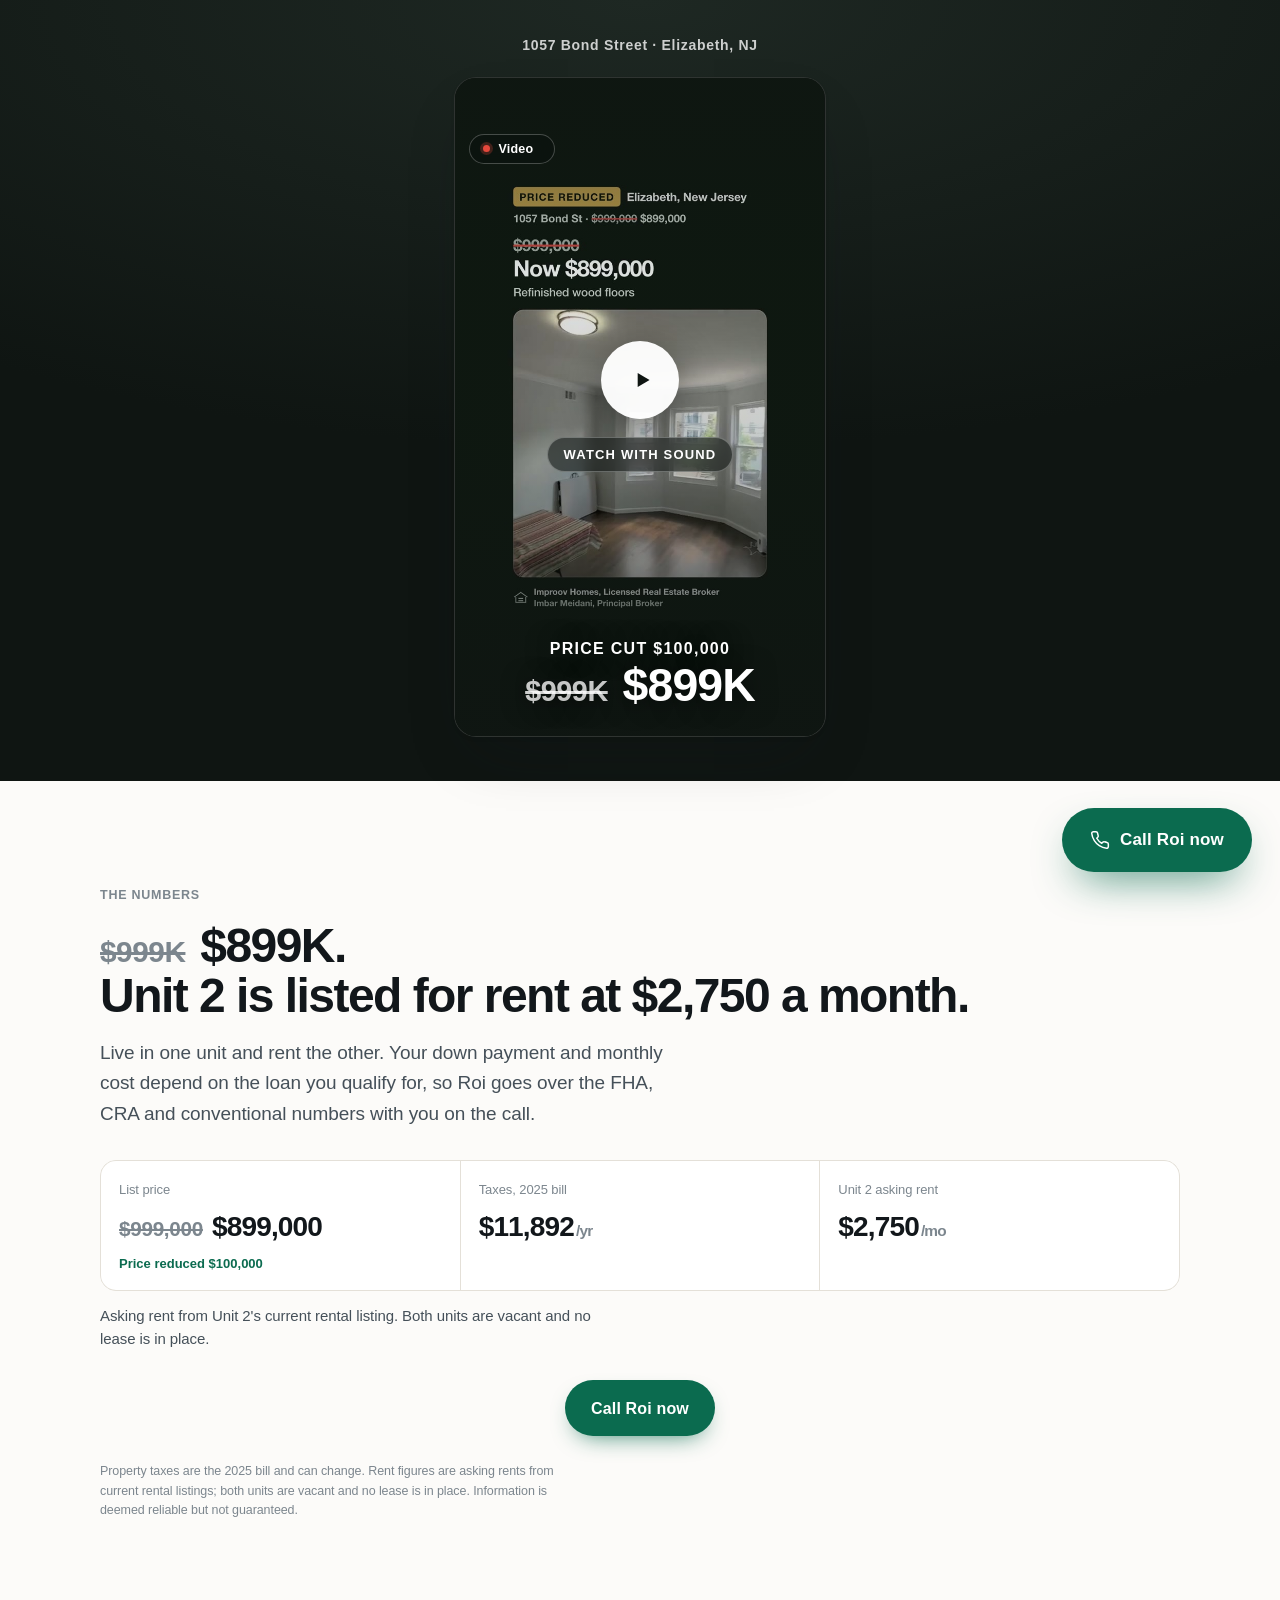
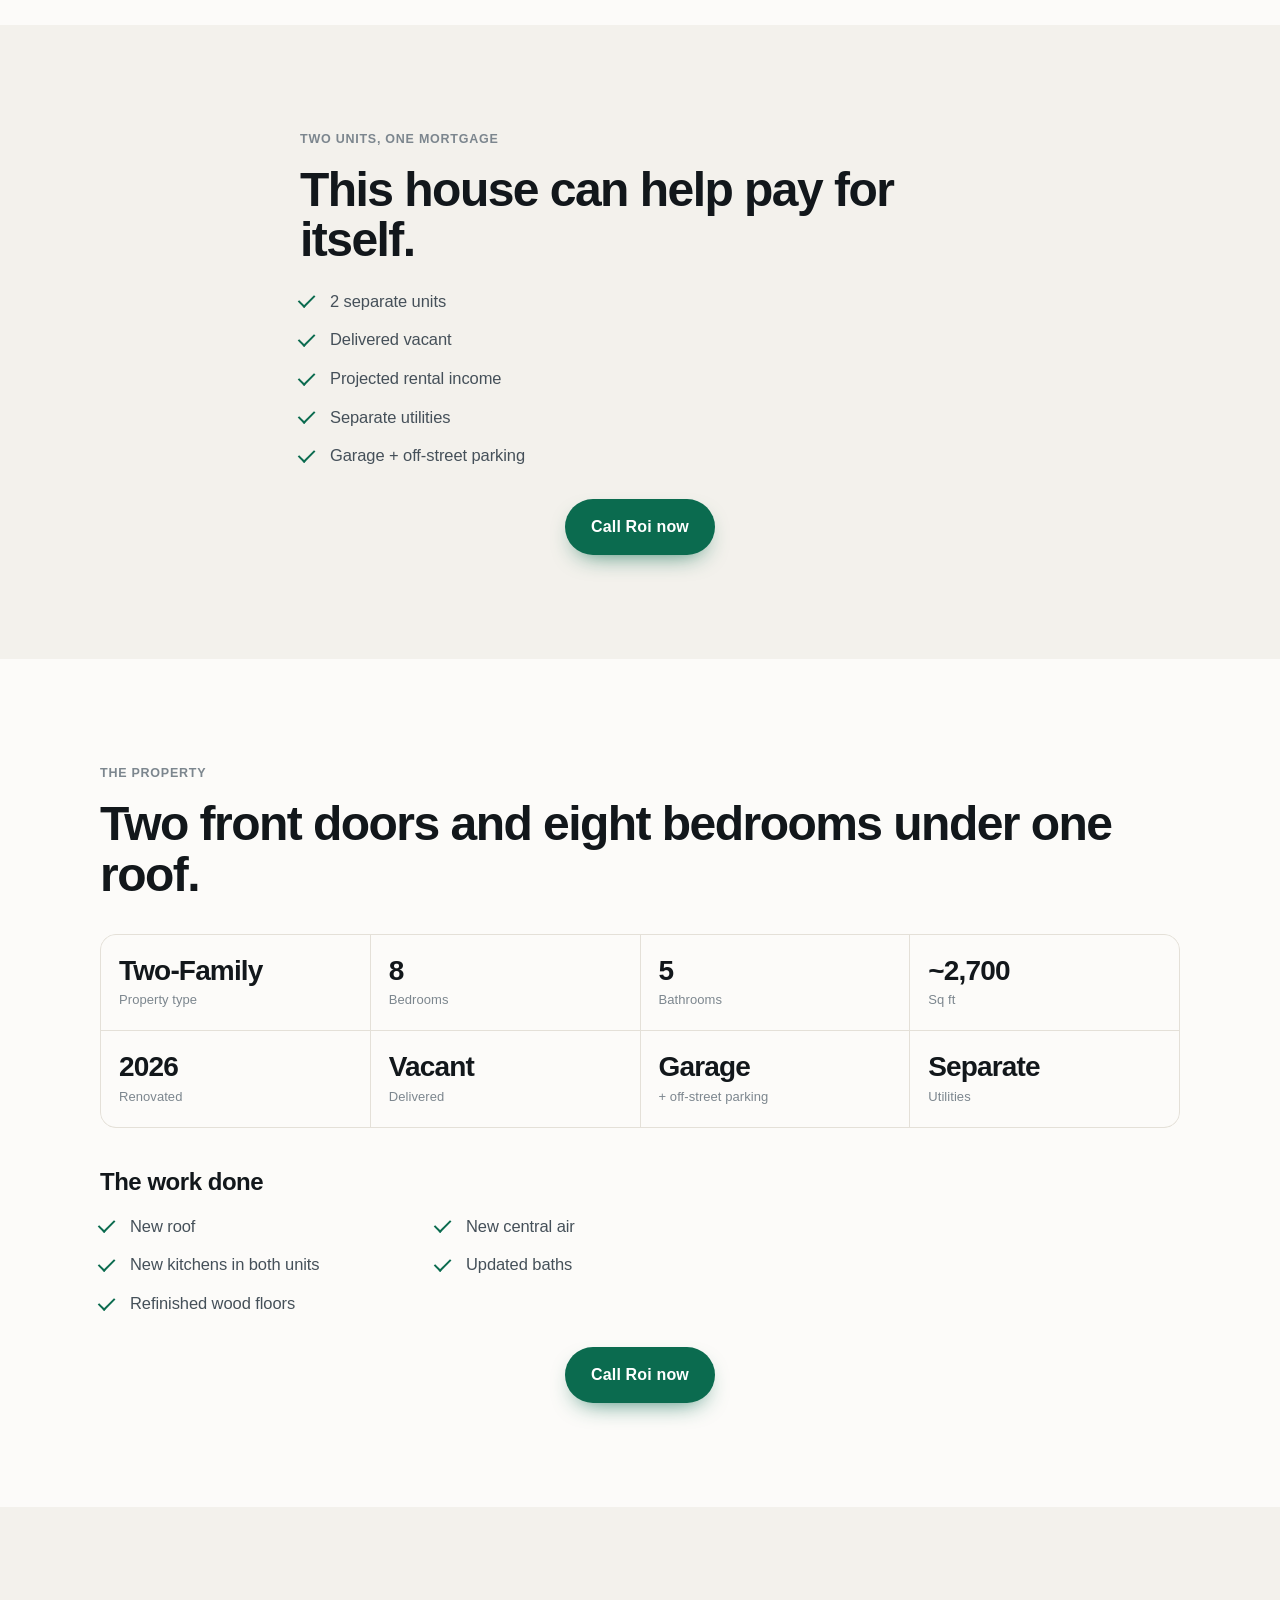
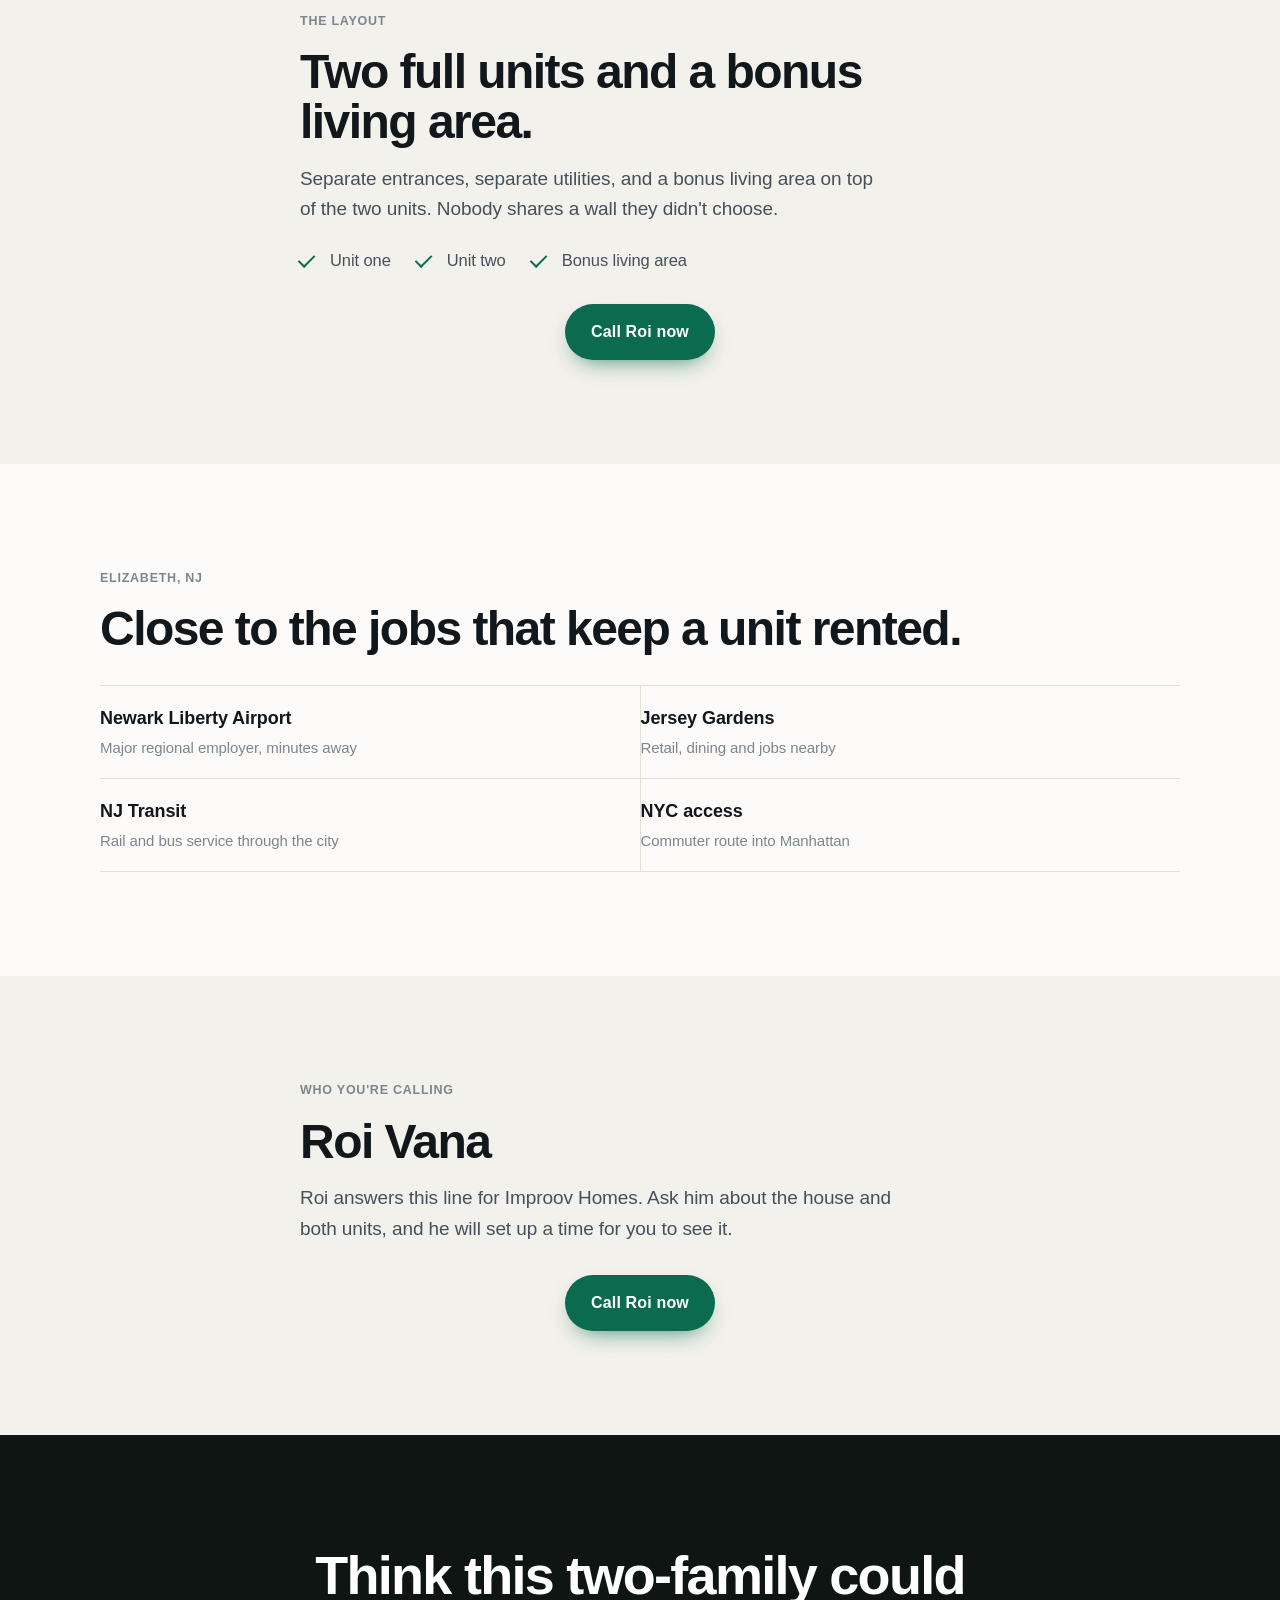
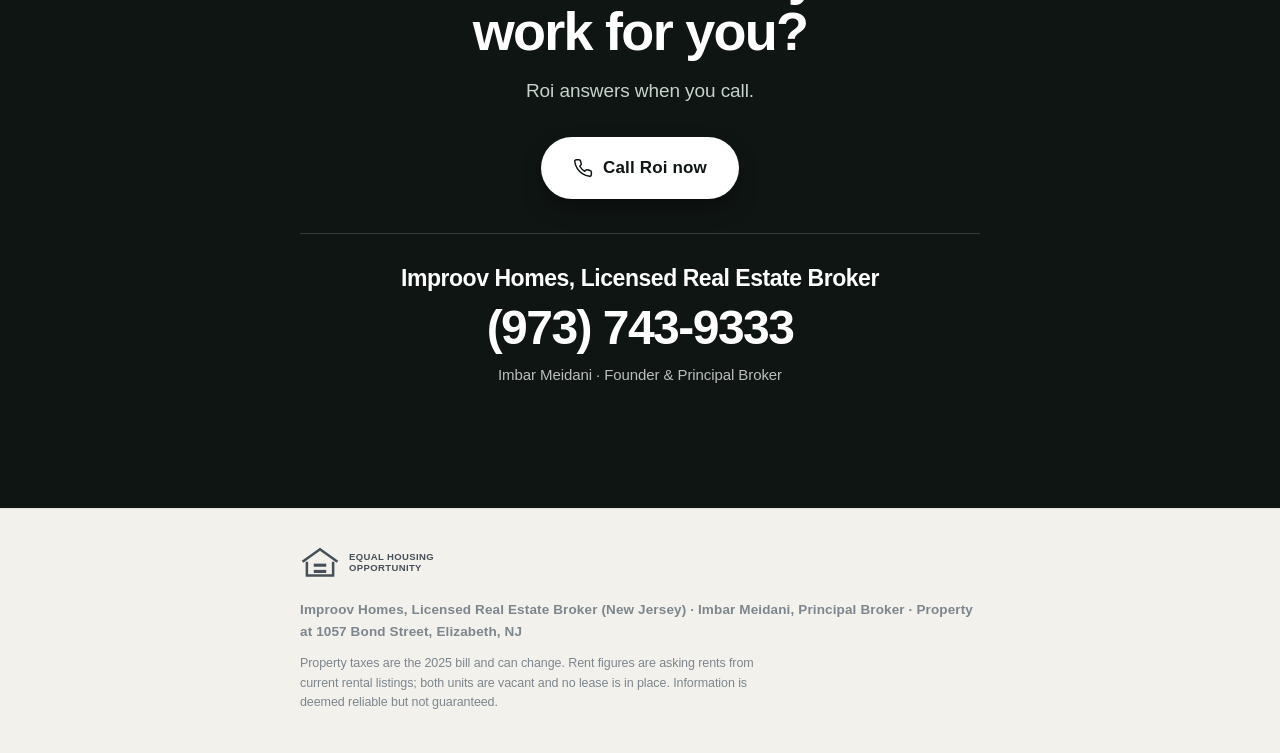
<file: index.html>
<!DOCTYPE html>
<html lang="en">
<head>
<meta charset="utf-8">
<meta name="viewport" content="width=device-width, initial-scale=1, viewport-fit=cover">
<!-- iOS must not turn the plain office line into a tap-to-call link (same as the NY page) -->
<meta name="format-detection" content="telephone=no">

<!-- Meta Pixel Code -->
<script>
!function(f,b,e,v,n,t,s)
{if(f.fbq)return;n=f.fbq=function(){n.callMethod?
n.callMethod.apply(n,arguments):n.queue.push(arguments)};
if(!f._fbq)f._fbq=n;n.push=n;n.loaded=!0;n.version='2.0';
n.queue=[];t=b.createElement(e);t.async=!0;
t.src=v;s=b.getElementsByTagName(e)[0];
s.parentNode.insertBefore(t,s)}(window,document,'script',
'https://connect.facebook.net/en_US/fbevents.js');
fbq('init', '309890672012145');
fbq('track', 'PageView');
</script>
<noscript><img height="1" width="1" style="display:none"
src="https://www.facebook.com/tr?id=309890672012145&ev=PageView&noscript=1"
/></noscript>
<!-- End Meta Pixel Code -->
<title>$899K Two-Family at 1057 Bond Street, Elizabeth NJ | Improov Homes</title>
<meta name="description" content="Two-family home at 1057 Bond Street, Elizabeth NJ. Price reduced $100,000, now $899,000. New roof. New central air. New kitchens in both units. Updated baths. Refinished wood floors. Roi answers for Improov Homes.">
<meta name="robots" content="noindex,nofollow">
<meta name="theme-color" content="#0F1512">
<meta property="og:title" content="$899K Two-Family at 1057 Bond Street, Elizabeth NJ">
<meta property="og:description" content="Price reduced $100,000, now $899K. Live in one unit and rent the other. A two-family in Elizabeth, NJ.">
<meta property="og:type" content="website">
<link rel="stylesheet" href="styles.css">
<link rel="stylesheet" href="gate.css">
</head>
<body>

<!-- ============ 1. HERO ============ -->
<header class="hero" id="hero">
  <div class="hero__media">
    <p class="hero__addr">1057 Bond Street &middot; Elizabeth, NJ</p>

    <div class="vframe vframe--hero" data-vframe>
      <video id="heroVideo"
             class="hero__video"
             data-video="hero"
             playsinline
             preload="metadata"
             poster="videos/web/lead-899-poster.jpg"
             src="videos/web/lead-899.mp4"></video>

      <button class="vcover" id="heroCover" type="button" aria-label="Play video with sound">
        <span class="vcover__scrim"></span>
        <span class="vcover__inner">
          <span class="vcover__play" aria-hidden="true">
            <svg viewBox="0 0 24 24" width="26" height="26" fill="currentColor"><path d="M8 5.5 19 12 8 18.5Z"/></svg>
          </span>
          <span class="vcover__sound">Watch with sound</span>
          <span class="vcover__line"><span class="vcover__cut">Price cut $100,000</span><span class="vcover__price"><s class="was"><span class="sr">Was </span>$999K</s> <strong class="now"><span class="sr">now </span>$899K</strong></span></span>
        </span>
        <span class="vchip"><span class="vchip__dot"></span>Video<span class="vchip__time" data-duration></span></span>
      </button>
    </div>
  </div>
</header>

<main>

<!-- ============ 2. THE MATH ============ -->
<section class="sec sec--math" id="math">
  <div class="wrap">
    <p class="eyebrow">The numbers</p>

    <!-- prices only: shown while no scenario in financingConfig has its lender APR -->
    <div data-fin="off">
      <h2 class="h2"><s class="was"><span class="sr">Was </span>$999K</s> <span class="now"><span class="sr">now </span>$899K.</span><br>Unit 2 is listed for rent at <span data-fact="rent"></span> a month.</h2>
      <p class="lede">Live in one unit and rent the other. Your down payment and monthly cost depend on the loan you qualify for, so Roi goes over the FHA, CRA and conventional numbers with you on the call.</p>
      <dl class="facts">
        <div><dt>List price</dt><dd><s class="was"><span class="sr">Was </span><span data-fact="oldPrice">$999,000</span></s> <span class="now"><span class="sr">now </span><span data-fact="price">$899,000</span></span></dd><dd class="facts__cut">Price reduced <span data-fact="priceCut">$100,000</span></dd></div>
        <div><dt>Taxes, 2025 bill</dt><dd><span data-fact="taxes"></span><small>/yr</small></dd></div>
        <div><dt>Unit 2 asking rent</dt><dd><span data-fact="rent"></span><small>/mo</small></dd></div>
      </dl>
      <p class="facts__note">Asking rent from Unit 2's current rental listing. Both units are vacant and no lease is in place.</p>
      <a class="btn btn--call" href="#" data-call data-loc="math">Call Roi now</a>
    </div>

    <!-- financing: shown only for scenarios with a complete lender quote (Reg Z) -->
    <div data-fin="on" hidden>
      <h2 class="h2"><s class="was"><span class="sr">Was </span>$999K</s> <span class="now"><span class="sr">now </span>$899K.</span><br>The math is the real story.</h2>
      <p class="lede">Live in one unit and rent the other. Each card is an estimate to a qualified buyer, with its loan example underneath.</p>
    </div>

    <div class="cards" id="financingCards"><!-- injected from financingConfig, only when a scenario has its APR --></div>

    <p class="disclosure" id="mathDisclosure"></p>
  </div>
</section>

<!-- ============ 3. PAYS FOR ITSELF ============ -->
<section class="sec sec--alt" id="pays">
  <div class="wrap wrap--narrow">
    <p class="eyebrow">Two units, one mortgage</p>
    <h2 class="h2">This house can help pay for itself.</h2>
    <ul class="ticks">
      <li>2 separate units</li>
      <li>Delivered vacant</li>
      <li>Projected rental income</li>
      <li>Separate utilities</li>
      <li>Garage + off-street parking</li>
    </ul>
    <a class="btn btn--call" href="#" data-call data-loc="pays">Call Roi now</a>
  </div>
</section>

<!-- ============ 4. PROPERTY HIGHLIGHTS ============ -->
<section class="sec" id="property">
  <div class="wrap">
    <p class="eyebrow">The property</p>
    <h2 class="h2">Two front doors and eight bedrooms under one roof.</h2>
    <ul class="specs">
      <li><span class="specs__v">Two-Family</span><span class="specs__k">Property type</span></li>
      <li><span class="specs__v">8</span><span class="specs__k">Bedrooms</span></li>
      <li><span class="specs__v">5</span><span class="specs__k">Bathrooms</span></li>
      <li><span class="specs__v">~2,700</span><span class="specs__k">Sq ft</span></li>
      <li><span class="specs__v">2026</span><span class="specs__k">Renovated</span></li>
      <li><span class="specs__v">Vacant</span><span class="specs__k">Delivered</span></li>
      <li><span class="specs__v">Garage</span><span class="specs__k">+ off-street parking</span></li>
      <li><span class="specs__v">Separate</span><span class="specs__k">Utilities</span></li>
    </ul>
    <h3 class="subhead">The work done</h3>
    <ul class="ticks ticks--cols">
      <li>New roof</li>
      <li>New central air</li>
      <li>New kitchens in both units</li>
      <li>Updated baths</li>
      <li>Refinished wood floors</li>
    </ul>
    <a class="btn btn--call" href="#" data-call data-loc="property">Call Roi now</a>
  </div>
</section>

<!-- ============ 5. MULTI-GENERATIONAL ============ -->
<section class="sec sec--alt" id="multigen">
  <div class="wrap wrap--narrow">
    <p class="eyebrow">The layout</p>
    <h2 class="h2">Two full units and a bonus living area.</h2>
    <p class="lede">Separate entrances, separate utilities, and a bonus living area on top of the two units. Nobody shares a wall they didn't choose.</p>
    <ul class="ticks ticks--row">
      <li>Unit one</li>
      <li>Unit two</li>
      <li>Bonus living area</li>
    </ul>
    <a class="btn btn--call" href="#" data-call data-loc="multigen">Call Roi now</a>
  </div>
</section>

<!-- ============ 6. LOCATION ============ -->
<section class="sec" id="location">
  <div class="wrap">
    <p class="eyebrow">Elizabeth, NJ</p>
    <h2 class="h2">Close to the jobs that keep a unit rented.</h2>
    <ul class="place">
      <li><span class="place__t">Newark Liberty Airport</span><span class="place__d">Major regional employer, minutes away</span></li>
      <li><span class="place__t">Jersey Gardens</span><span class="place__d">Retail, dining and jobs nearby</span></li>
      <li><span class="place__t">NJ Transit</span><span class="place__d">Rail and bus service through the city</span></li>
      <li><span class="place__t">NYC access</span><span class="place__d">Commuter route into Manhattan</span></li>
    </ul>
  </div>
</section>

<!-- ============ 7. WHO ANSWERS: ROI ============ -->
<!-- id and data-loc stay "imbar" so section and call tracking keep the same names -->
<section class="sec sec--alt" id="imbar">
  <!-- no portrait column until there is a real headshot of Roi. Put back
       <div class="split__media split__media--portrait"><img class="portrait" ...></div>
       with wrap--split. Do not give Roi a job title the client has not confirmed. -->
  <div class="wrap wrap--narrow">
    <div>
      <p class="eyebrow">Who you're calling</p>
      <h2 class="h2">Roi Vana</h2>
      <p class="lede">Roi answers this line for Improov Homes. Ask him about the house and both units, and he will set up a time for you to see it.</p>
      <a class="btn btn--call" href="#" data-call data-loc="imbar">Call Roi now</a>
    </div>
  </div>
</section>

<!-- ============ 8. FINAL CTA ============ -->
<section class="sec sec--final" id="final">
  <div class="wrap wrap--narrow center">
    <h2 class="h2 h2--xl">Think this two-family could work for you?</h2>
    <p class="lede">Roi answers when you call.</p>
    <a class="btn btn--call btn--lg btn--onDark" href="#" data-call data-loc="final">
      <span class="btn__ico" aria-hidden="true"><svg viewBox="0 0 24 24" width="20" height="20" fill="none" stroke="currentColor" stroke-width="1.8" stroke-linecap="round" stroke-linejoin="round"><path d="M22 16.9v3a2 2 0 0 1-2.2 2 19.8 19.8 0 0 1-8.6-3.1 19.5 19.5 0 0 1-6-6A19.8 19.8 0 0 1 2.1 4.2 2 2 0 0 1 4.1 2h3a2 2 0 0 1 2 1.7c.1 1 .4 1.9.7 2.8a2 2 0 0 1-.5 2.1L8.1 9.9a16 16 0 0 0 6 6l1.3-1.3a2 2 0 0 1 2.1-.4c.9.3 1.8.6 2.8.7a2 2 0 0 1 1.7 2Z"/></svg></span>
      Call Roi now
    </a>
    <div class="broker">
      <p class="broker__brand">Improov Homes, Licensed Real Estate Broker</p>
      <!-- brokerage office line, plain text (NJ display rule). The campaign number is only inside #callGate -->
      <p class="broker__num" data-office-text>(973) 743-9333</p>
      <p class="broker__person">Imbar Meidani &middot; Founder &amp; Principal Broker</p>
    </div>
  </div>
</section>

</main>

<footer class="foot">
  <div class="wrap wrap--narrow">
    <div class="foot__row">
      <span class="eho" role="img" aria-label="Equal Housing Opportunity">
        <svg viewBox="0 0 64 64" width="40" height="40" aria-hidden="true">
          <path d="M4 30 32 10l28 20" fill="none" stroke="currentColor" stroke-width="4"/>
          <path d="M11 30v22h42V30" fill="none" stroke="currentColor" stroke-width="4"/>
          <rect x="22" y="33" width="20" height="5" fill="currentColor"/>
          <rect x="22" y="43" width="20" height="5" fill="currentColor"/>
        </svg>
        <span class="eho__t">Equal Housing<br>Opportunity</span>
      </span>
      <p class="foot__brand">Improov Homes, Licensed Real Estate Broker (New Jersey) &middot; Imbar Meidani, Principal Broker &middot; Property at 1057 Bond Street, Elizabeth, NJ</p>
    </div>
    <p class="disclosure" data-disclosure-copy></p>
  </div>
</footer>

<!-- ============ STICKY CALL BAR ============ -->
<div class="sticky" id="stickyBar">
  <a class="btn btn--call btn--block" href="#" data-call data-loc="sticky">
    <span class="btn__ico" aria-hidden="true"><svg viewBox="0 0 24 24" width="20" height="20" fill="none" stroke="currentColor" stroke-width="1.8" stroke-linecap="round" stroke-linejoin="round"><path d="M22 16.9v3a2 2 0 0 1-2.2 2 19.8 19.8 0 0 1-8.6-3.1 19.5 19.5 0 0 1-6-6A19.8 19.8 0 0 1 2.1 4.2 2 2 0 0 1 4.1 2h3a2 2 0 0 1 2 1.7c.1 1 .4 1.9.7 2.8a2 2 0 0 1-.5 2.1L8.1 9.9a16 16 0 0 0 6 6l1.3-1.3a2 2 0 0 1 2.1-.4c.9.3 1.8.6 2.8.7a2 2 0 0 1 1.7 2Z"/></svg></span>
    <span class="sticky__label">Call Roi now</span>
  </a>
</div>

<!-- ============ CALL QUESTIONS (every call button opens them) ============ -->
<div class="gate" id="callGate" hidden>
  <div class="gate__backdrop" data-gate-close></div>
  <div class="gate__panel" role="dialog" aria-modal="true" aria-labelledby="callGateQ">
    <button class="gate__x" type="button" data-gate-close aria-label="Close">
      <svg viewBox="0 0 24 24" width="22" height="22" fill="none" stroke="currentColor" stroke-width="2" stroke-linecap="round"><path d="M6 6l12 12M18 6 6 18"/></svg>
    </button>
    <div class="gate__step" data-step="nj">
      <p class="gate__count">Question 1 of 2</p>
      <h2 class="gate__q" id="callGateQ">This home is in Elizabeth, New Jersey. Would you live in New Jersey?</h2>
      <div class="gate__answers">
        <button class="gate__a" type="button" data-nj="yes">Yes, I'm open to it</button>
        <button class="gate__a gate__a--quiet" type="button" data-nj="no">No</button>
      </div>
    </div>
    <div class="gate__step" data-step="q" hidden>
      <p class="gate__count">Question 2 of 2</p>
      <h2 class="gate__q">Are you looking to buy, or to rent to own?</h2>
      <div class="gate__answers">
        <button class="gate__a" type="button" data-answer="buy">Buy</button>
        <button class="gate__a" type="button" data-answer="rto">Rent to own</button>
      </div>
    </div>
    <div class="gate__step" data-step="no-nj" hidden>
      <h2 class="gate__q">Thanks for telling us.</h2>
      <p class="gate__sub">This home is in New Jersey, so it may not be the one for you. If New Jersey makes your list later, this page will still be here.</p>
      <button class="gate__a gate__a--quiet gate__a--close" type="button" data-gate-close>Close</button>
    </div>
    <div class="gate__step" data-step="call" hidden>
      <h2 class="gate__q">Thanks. Tap to call.</h2>
      <p class="gate__sub" data-call-sub></p>
      <a class="btn btn--call btn--block" href="#" data-gate-tel>
        <span class="btn__ico" aria-hidden="true"><svg viewBox="0 0 24 24" width="20" height="20" fill="none" stroke="currentColor" stroke-width="1.8" stroke-linecap="round" stroke-linejoin="round"><path d="M22 16.9v3a2 2 0 0 1-2.2 2 19.8 19.8 0 0 1-8.6-3.1 19.5 19.5 0 0 1-6-6A19.8 19.8 0 0 1 2.1 4.2 2 2 0 0 1 4.1 2h3a2 2 0 0 1 2 1.7c.1 1 .4 1.9.7 2.8a2 2 0 0 1-.5 2.1L8.1 9.9a16 16 0 0 0 6 6l1.3-1.3a2 2 0 0 1 2.1-.4c.9.3 1.8.6 2.8.7a2 2 0 0 1 1.7 2Z"/></svg></span>
        <span>Call Roi <span data-phone-text></span></span>
      </a>
    </div>
  </div>
</div>

<script src="app.js"></script>
</body>
</html>
</file>
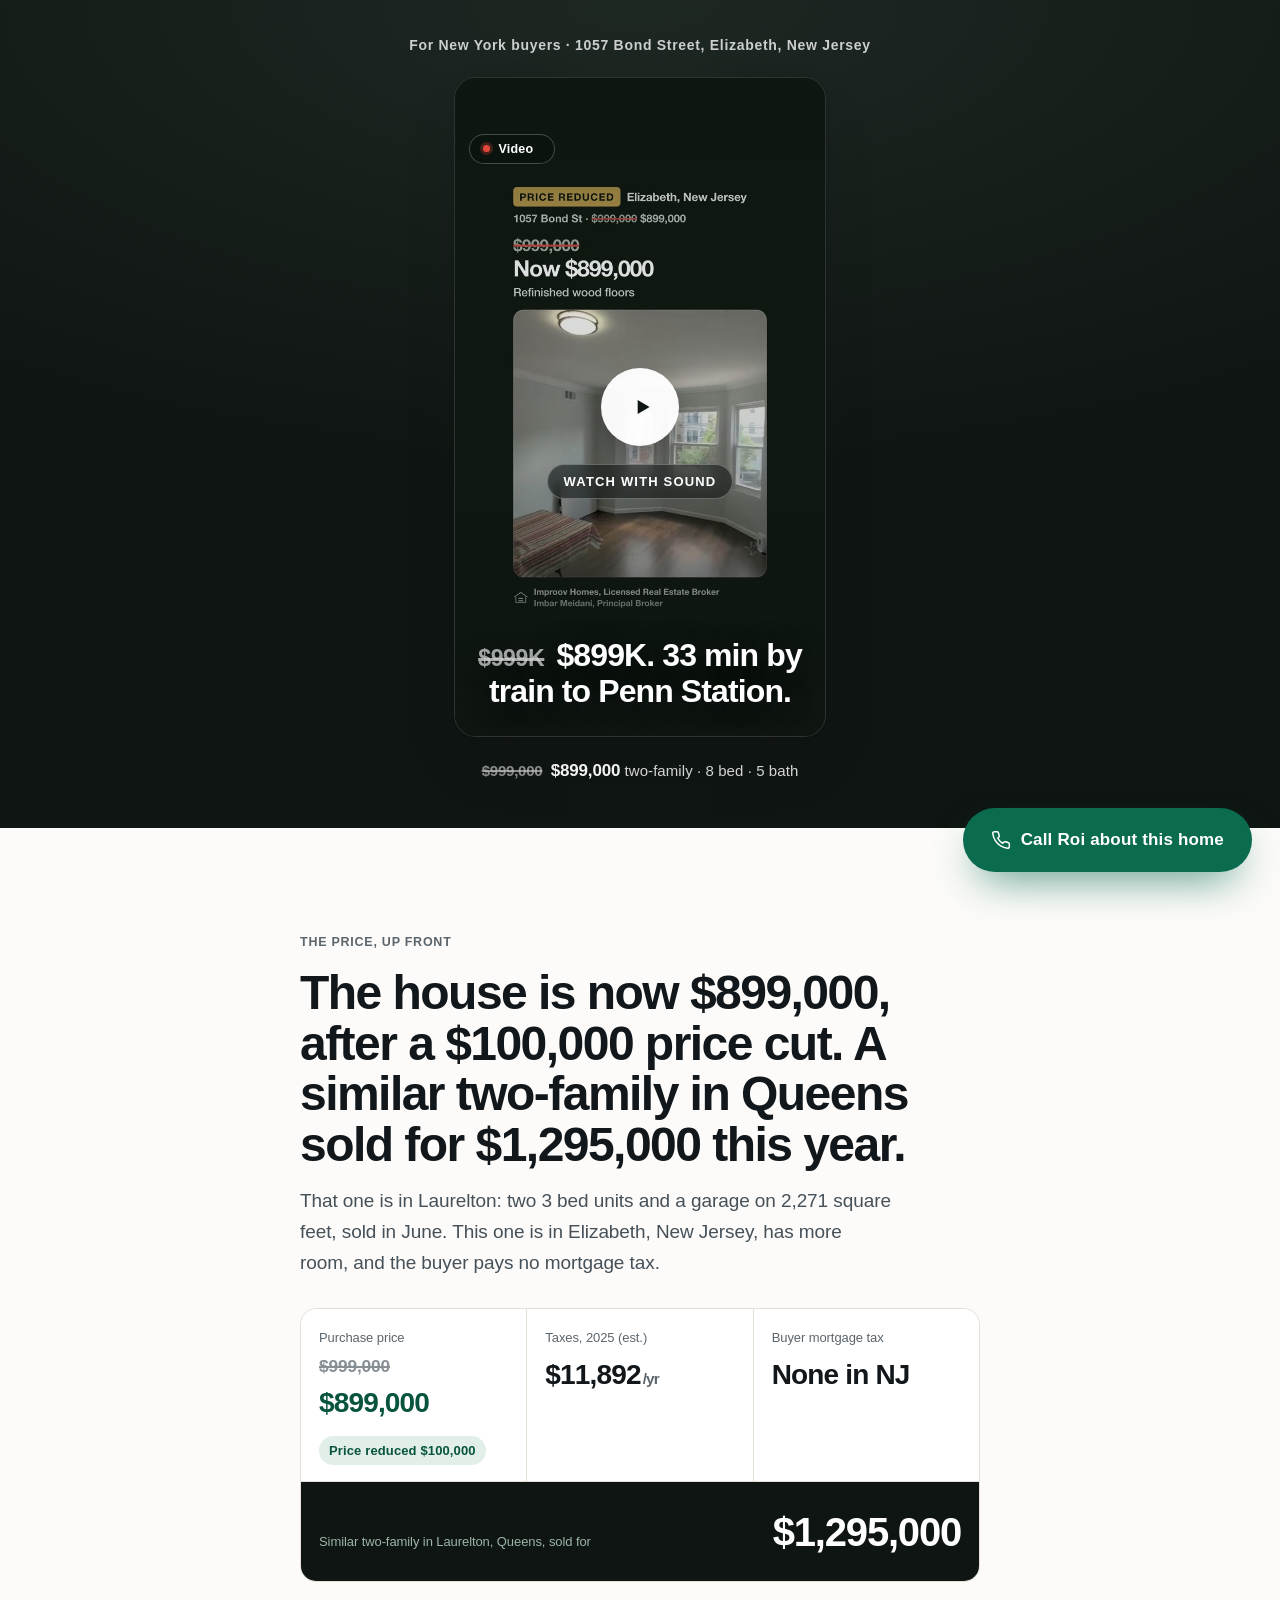
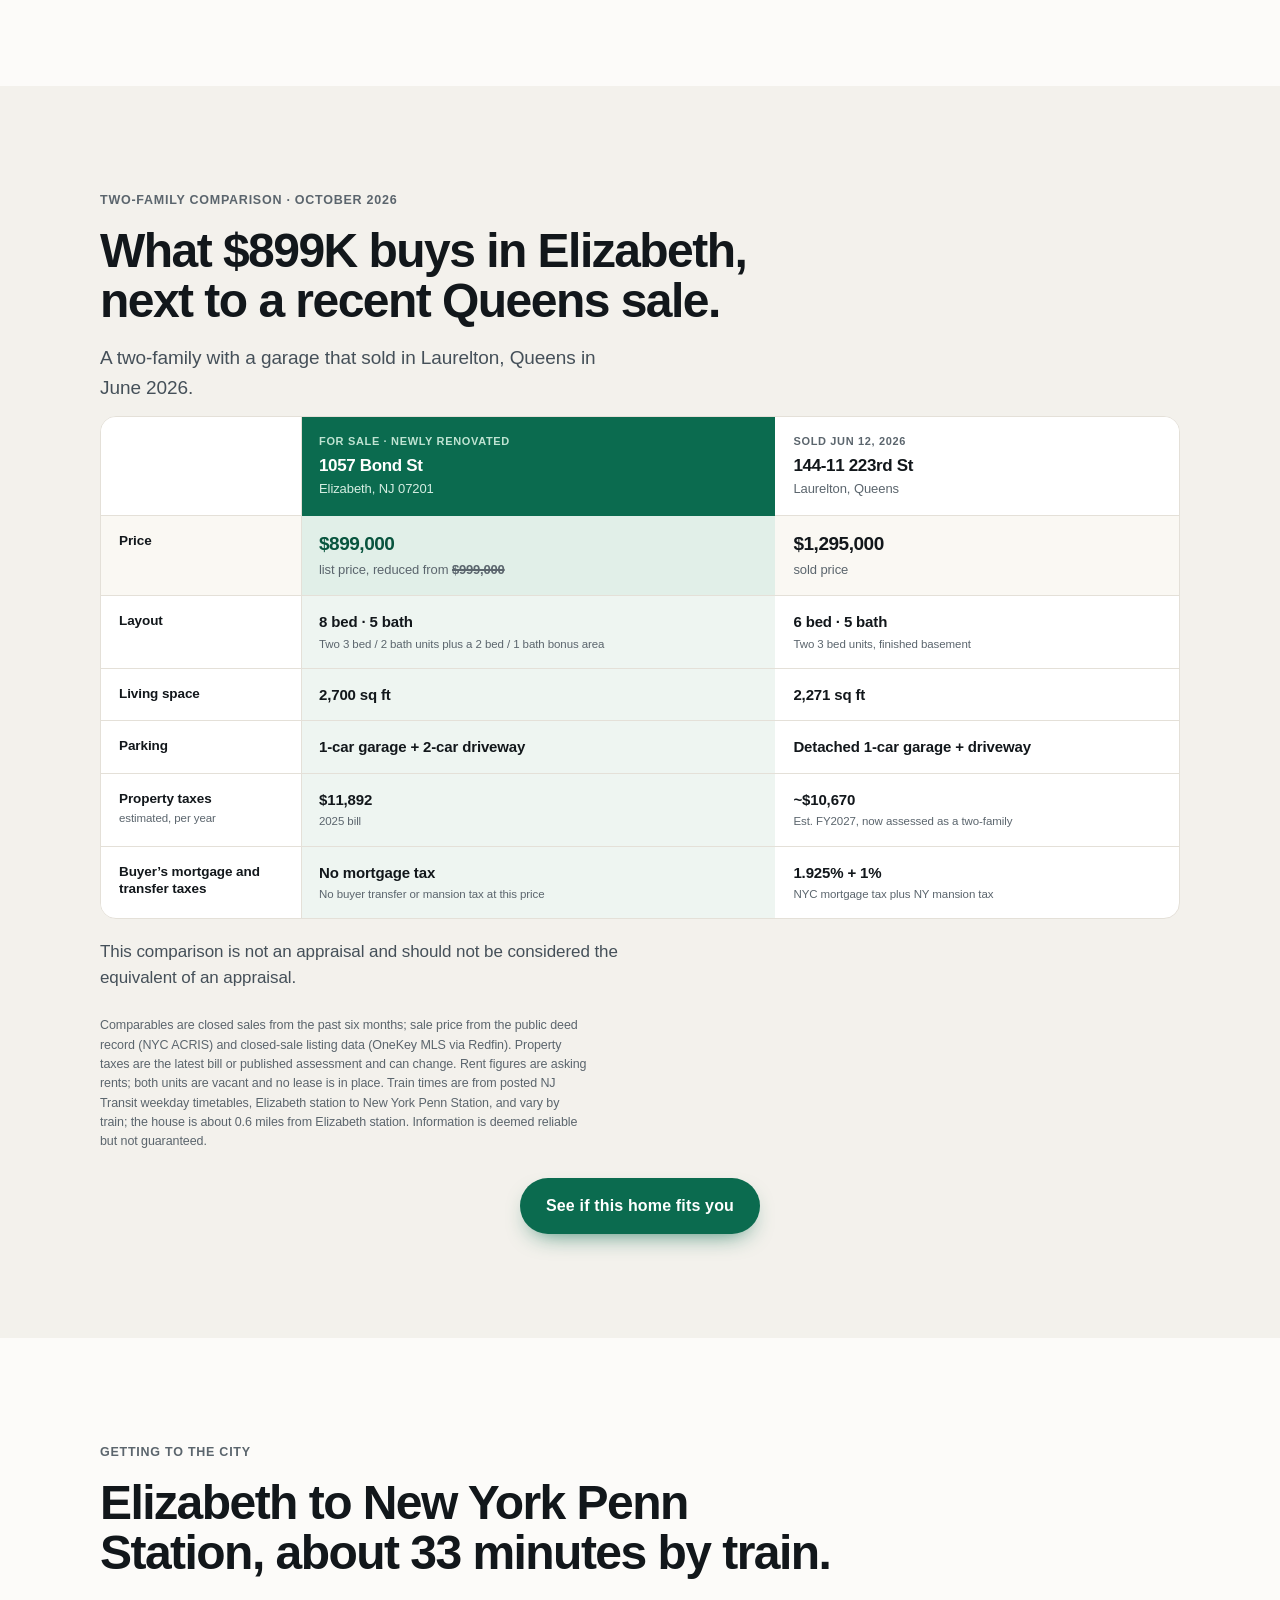
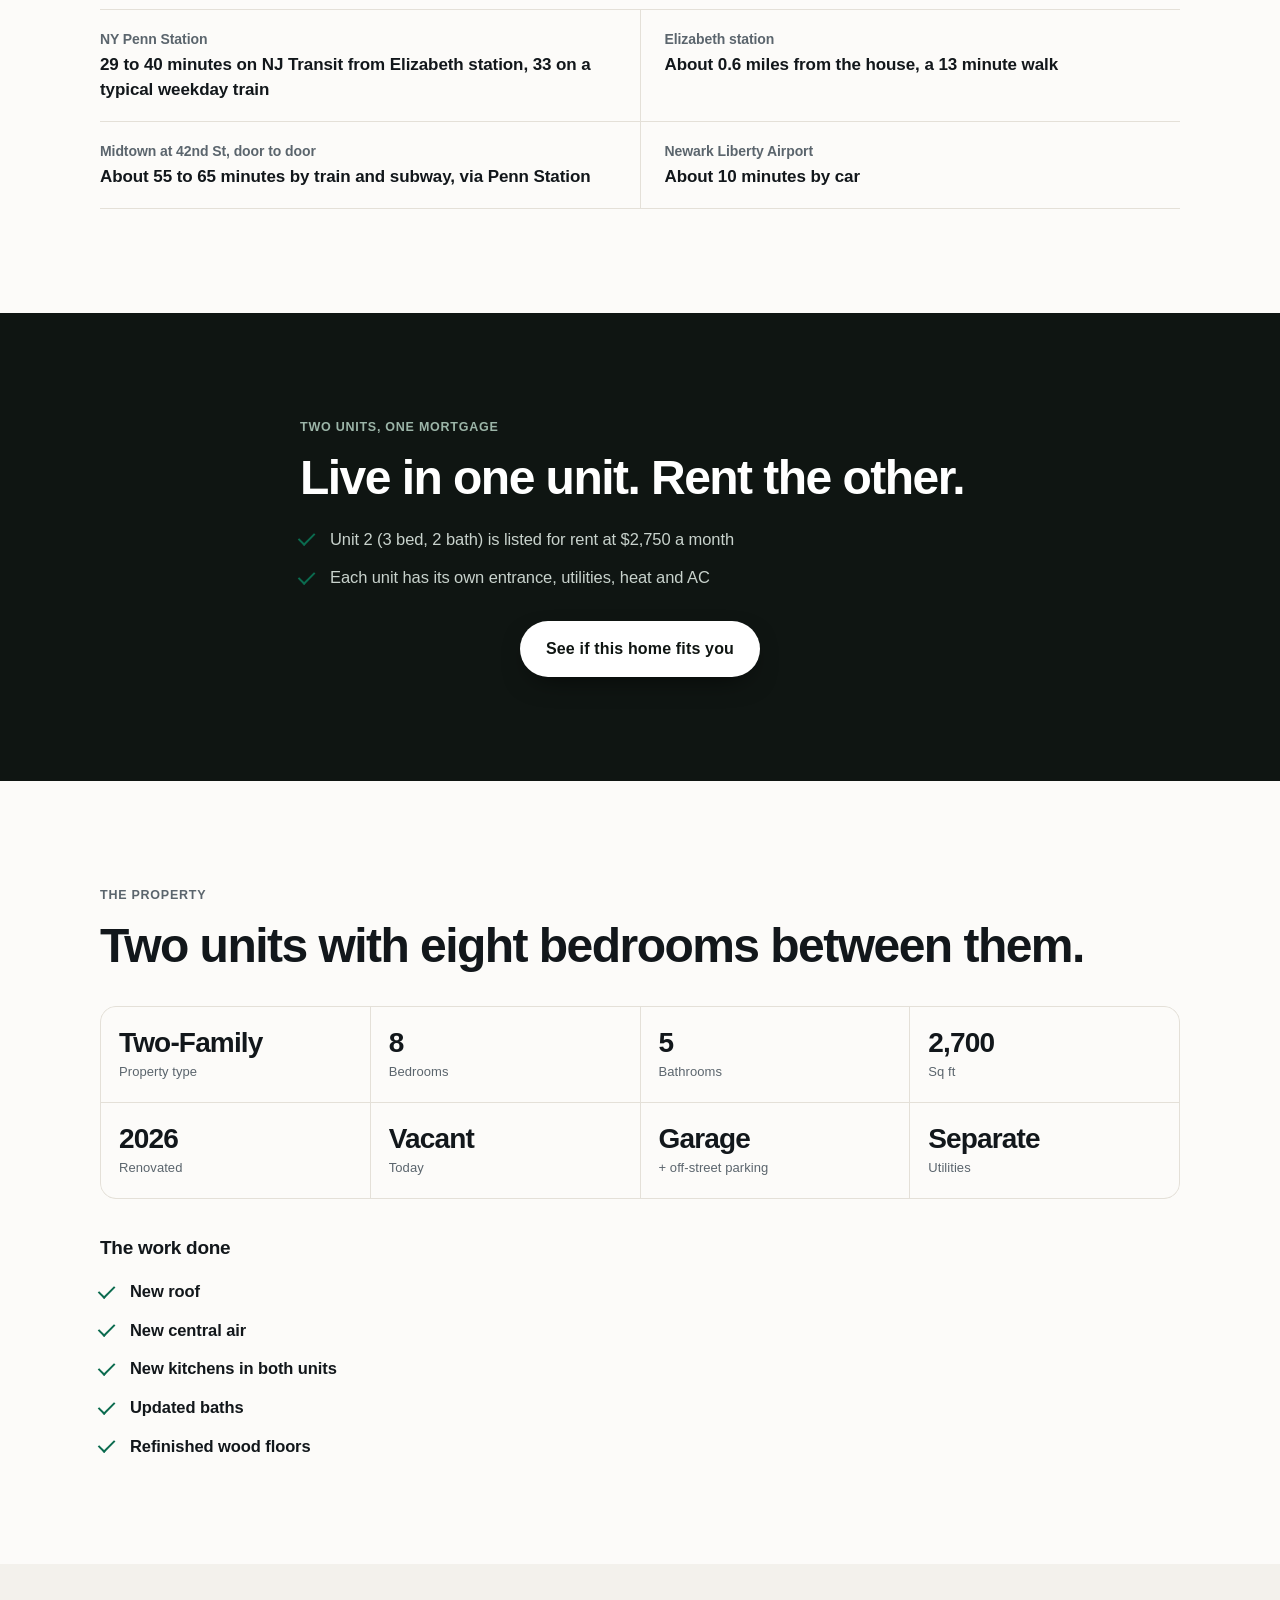
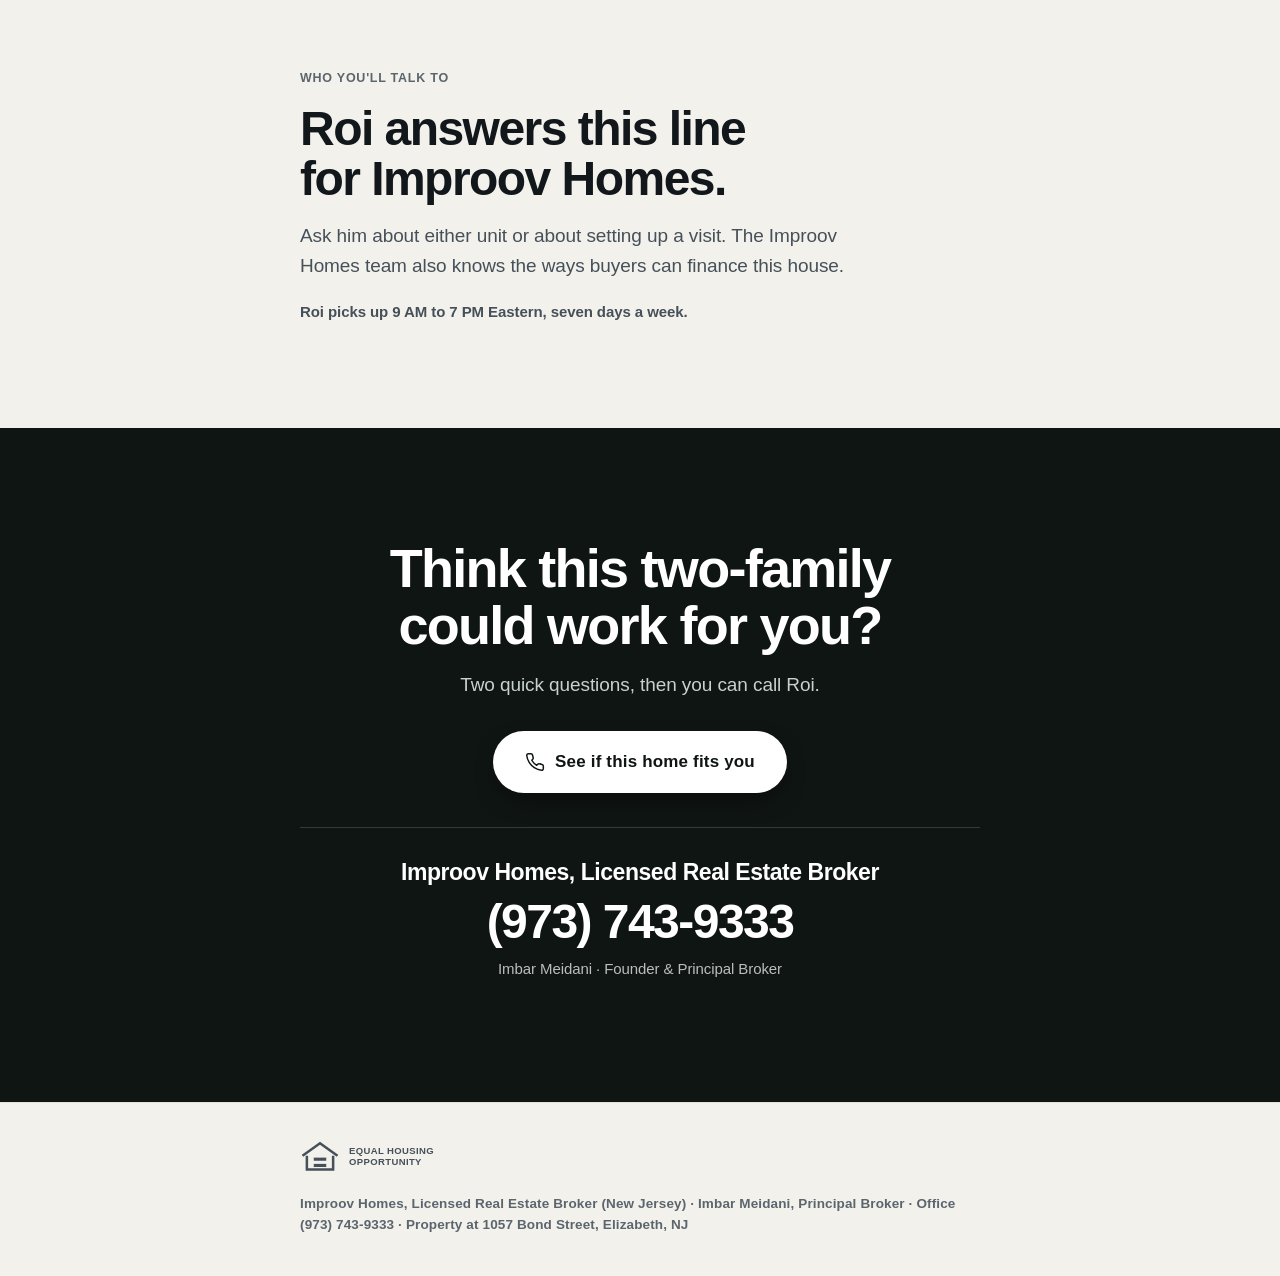
<file: ny/index.html>
<!DOCTYPE html>
<html lang="en">
<head>
<meta charset="utf-8">
<meta name="viewport" content="width=device-width, initial-scale=1, viewport-fit=cover">
<meta name="format-detection" content="telephone=no">

<!-- Meta Pixel Code -->
<script>
!function(f,b,e,v,n,t,s)
{if(f.fbq)return;n=f.fbq=function(){n.callMethod?
n.callMethod.apply(n,arguments):n.queue.push(arguments)};
if(!f._fbq)f._fbq=n;n.push=n;n.loaded=!0;n.version='2.0';
n.queue=[];t=b.createElement(e);t.async=!0;
t.src=v;s=b.getElementsByTagName(e)[0];
s.parentNode.insertBefore(t,s)}(window,document,'script',
'https://connect.facebook.net/en_US/fbevents.js');
fbq('init', '309890672012145');
fbq('track', 'PageView');
</script>
<noscript><img height="1" width="1" style="display:none"
src="https://www.facebook.com/tr?id=309890672012145&ev=PageView&noscript=1"
/></noscript>
<!-- End Meta Pixel Code -->
<title>$899K Two-Family in Elizabeth NJ, Compared to New York | Improov Homes</title>
<meta name="description" content="1057 Bond Street, Elizabeth NJ: a renovated $899,000 two-family next to a similar two-family that sold in Queens, about 33 minutes by train from Penn Station.">
<meta name="robots" content="noindex,nofollow">
<meta name="theme-color" content="#0F1512">
<meta property="og:title" content="$899K two-family in Elizabeth NJ, compared to New York">
<meta property="og:description" content="A renovated $899,000 two-family in Elizabeth NJ, next to a recent Queens sale.">
<meta property="og:type" content="website">
<meta property="og:image" content="https://snikzik.github.io/Improov-Homes/img/hero-15sec-open-poster.jpg">
<meta property="og:url" content="https://snikzik.github.io/Improov-Homes/ny/">
<link rel="stylesheet" href="../styles.css">
<link rel="stylesheet" href="ny.css">
</head>
<body class="ny">

<!-- ============ 1. HERO ============ -->
<header class="hero" id="hero">
  <div class="hero__media">
    <p class="hero__addr">For New York buyers &middot; 1057 Bond Street, Elizabeth, New Jersey</p>

    <div class="vframe vframe--hero" data-vframe>
      <video id="heroVideo"
             class="hero__video"
             data-video="hero"
             playsinline
             preload="metadata"
             poster="../videos/web/lead-899-poster.jpg"
             src="../videos/web/lead-899.mp4"></video>

      <button class="vcover" id="heroCover" type="button" aria-label="Play video with sound">
        <span class="vcover__scrim"></span>
        <span class="vcover__inner">
          <span class="vcover__play" aria-hidden="true">
            <svg viewBox="0 0 24 24" width="26" height="26" fill="currentColor"><path d="M8 5.5 19 12 8 18.5Z"/></svg>
          </span>
          <span class="vcover__sound">Watch with sound</span>
          <span class="vcover__line"><s class="was"><span class="sr">Was </span>$999K</s> <strong class="now"><span class="sr">now </span>$899K</strong>. 33 min by train to Penn Station.</span>
        </span>
        <span class="vchip"><span class="vchip__dot"></span>Video<span class="vchip__time" data-duration></span></span>
      </button>
    </div>

    <p class="hero__price"><s class="was"><span class="sr">Was </span><span data-fact="oldPrice"></span></s> <strong><span class="sr">now </span><span data-fact="price"></span></strong> two-family &middot; <span data-fact="beds"></span> bed &middot; <span data-fact="baths"></span> bath</p>
  </div>
</header>

<main>

<!-- ============ 2. PRICE, UP FRONT ============ -->
<section class="sec" id="price">
  <div class="wrap wrap--narrow">
    <p class="eyebrow">The price, up front</p>
    <div data-fin="off">
      <h2 class="h2">The house is now <span data-fact="price"></span>, after a <span data-fact="priceCut"></span> price cut. A similar two-family in Queens sold for <span data-fact="compPrice"></span> this year.</h2>
      <p class="lede">That one is in Laurelton: two 3 bed units and a garage on 2,271 square feet, sold in June. This one is in Elizabeth, New Jersey, has more room, and the buyer pays no mortgage tax.</p>
      <dl class="priceband">
        <div class="priceband__price"><dt>Purchase price</dt><dd><s class="was"><span class="sr">Was </span><span data-fact="oldPrice"></span></s> <span class="now"><span class="sr">now </span><span data-fact="price"></span></span></dd><dd class="priceband__cut">Price reduced <span data-fact="priceCut"></span></dd></div>
        <div><dt>Taxes, 2025 (est.)</dt><dd><span data-fact="taxes"></span><small>/yr</small></dd></div>
        <div><dt>Buyer mortgage tax</dt><dd>None in NJ</dd></div>
        <div class="priceband__total"><dt>Similar two-family in Laurelton, Queens, sold for</dt><dd data-fact="compPrice"></dd></div>
      </dl>
    </div>
    <div data-fin="on" hidden>
      <h2 class="h2">The house is now <span data-fact="price"></span>. Cash to close is about <span data-fact="cashToClose"></span>.</h2>
      <p class="lede">That covers an estimated <span data-fact="downPercent"></span> FHA down payment and estimated closing costs, to a qualified buyer who will live in one of the units.</p>
      <dl class="priceband">
        <div class="priceband__price"><dt>Purchase price</dt><dd><s class="was"><span class="sr">Was </span><span data-fact="oldPrice"></span></s> <span class="now"><span class="sr">now </span><span data-fact="price"></span></span></dd><dd class="priceband__cut">Price reduced <span data-fact="priceCut"></span></dd></div>
        <div><dt>Est. down payment, <span data-fact="downPercent"></span></dt><dd data-fact="downPayment"></dd></div>
        <div><dt>Est. closing costs</dt><dd data-fact="closing"></dd></div>
        <div class="priceband__total"><dt>Est. cash to close</dt><dd data-fact="cashToClose"></dd></div>
      </dl>
      <p class="loanex" id="loanExample"></p>
    </div>
  </div>
</section>

<!-- ============ 3. COMPARISON ============ -->
<section class="sec sec--alt" id="compare">
  <div class="wrap">
    <p class="eyebrow" data-compare-eyebrow></p>
    <h2 class="h2">What $899K buys in Elizabeth, next to a recent Queens sale.</h2>
    <p class="lede">A two-family with a garage that sold in Laurelton, Queens in June 2026<span data-fin="on" hidden>, run through the same 3.5% down FHA math</span>.</p>

    <p class="cmp__hint" aria-hidden="true">Swipe to compare</p>
    <div class="cmp" id="compareTable" role="region" aria-label="Two-family comparison" tabindex="0"><!-- rendered from comparisonConfig --></div>

    <p class="cmp__note">This comparison is not an appraisal and should not be considered the equivalent of an appraisal.</p>
    <p class="disclosure" id="compareDisclosure"></p>
    <a class="btn btn--call" href="#" data-call data-loc="compare">See if this home fits you</a>
  </div>
</section>

<!-- ============ 4. GETTING TO THE CITY ============ -->
<section class="sec" id="commute">
  <div class="wrap">
    <p class="eyebrow">Getting to the city</p>
    <h2 class="h2">Elizabeth to New York Penn Station, about 33 minutes by train.</h2>
    <ul class="place" id="commuteList"><!-- rendered from commuteConfig --></ul>
  </div>
</section>

<!-- ============ 5. PAYS FOR ITSELF ============ -->
<section class="sec sec--dark" id="pays">
  <div class="wrap wrap--narrow">
    <p class="eyebrow">Two units, one mortgage</p>
    <h2 class="h2">Live in one unit. Rent the other.</h2>
    <ul class="ticks ticks--onDark" id="incomeList"><!-- rendered from subject --></ul>
    <a class="btn btn--call btn--onDark" href="#" data-call data-loc="pays">See if this home fits you</a>
  </div>
</section>

<!-- ============ 6. THE PROPERTY ============ -->
<section class="sec" id="property">
  <div class="wrap">
    <p class="eyebrow">The property</p>
    <h2 class="h2">Two units with eight bedrooms between them.</h2>
    <ul class="specs" id="specsList"><!-- rendered from propertyConfig --></ul>
    <h3 class="work__h">The work done</h3>
    <ul class="ticks work" id="workList"><!-- rendered from workDone --></ul>
  </div>
</section>

<!-- ============ 7. WHO ANSWERS ============ -->
<section class="sec sec--alt" id="team">
  <div class="wrap wrap--narrow">
    <p class="eyebrow">Who you'll talk to</p>
    <h2 class="h2">Roi answers this line for Improov Homes.</h2>
    <p class="lede">Ask him about either unit or about setting up a visit. The Improov Homes team also knows the ways buyers can finance this house.</p>
    <p class="hours" data-hours-text></p>
  </div>
</section>

<!-- ============ 8. FINAL CTA ============ -->
<section class="sec sec--final" id="final">
  <div class="wrap wrap--narrow center">
    <h2 class="h2 h2--xl">Think this two-family could work for you?</h2>
    <p class="lede">Two quick questions, then you can call Roi.</p>
    <a class="btn btn--call btn--lg btn--onDark" href="#" data-call data-loc="final">
      <span class="btn__ico" aria-hidden="true"><svg viewBox="0 0 24 24" width="20" height="20" fill="none" stroke="currentColor" stroke-width="1.8" stroke-linecap="round" stroke-linejoin="round"><path d="M22 16.9v3a2 2 0 0 1-2.2 2 19.8 19.8 0 0 1-8.6-3.1 19.5 19.5 0 0 1-6-6A19.8 19.8 0 0 1 2.1 4.2 2 2 0 0 1 4.1 2h3a2 2 0 0 1 2 1.7c.1 1 .4 1.9.7 2.8a2 2 0 0 1-.5 2.1L8.1 9.9a16 16 0 0 0 6 6l1.3-1.3a2 2 0 0 1 2.1-.4c.9.3 1.8.6 2.8.7a2 2 0 0 1 1.7 2Z"/></svg></span>
      See if this home fits you
    </a>
    <div class="broker">
      <p class="broker__brand">Improov Homes, Licensed Real Estate Broker</p>
      <p class="broker__num" data-office-text></p>
      <p class="broker__person">Imbar Meidani &middot; Founder &amp; Principal Broker</p>
    </div>
  </div>
</section>

</main>

<footer class="foot">
  <div class="wrap wrap--narrow">
    <div class="foot__row">
      <span class="eho" role="img" aria-label="Equal Housing Opportunity">
        <svg viewBox="0 0 64 64" width="40" height="40" aria-hidden="true">
          <path d="M4 30 32 10l28 20" fill="none" stroke="currentColor" stroke-width="4"/>
          <path d="M11 30v22h42V30" fill="none" stroke="currentColor" stroke-width="4"/>
          <rect x="22" y="33" width="20" height="5" fill="currentColor"/>
          <rect x="22" y="43" width="20" height="5" fill="currentColor"/>
        </svg>
        <span class="eho__t">Equal Housing<br>Opportunity</span>
      </span>
      <p class="foot__brand">Improov Homes, Licensed Real Estate Broker (New Jersey) &middot; Imbar Meidani, Principal Broker &middot; Office <span data-office-text></span> &middot; Property at 1057 Bond Street, Elizabeth, NJ</p>
    </div>
  </div>
</footer>

<!-- ============ STICKY ============ -->
<div class="sticky" id="stickyBar">
  <a class="btn btn--call btn--block" href="#" data-call data-loc="sticky">
    <span class="btn__ico" aria-hidden="true"><svg viewBox="0 0 24 24" width="20" height="20" fill="none" stroke="currentColor" stroke-width="1.8" stroke-linecap="round" stroke-linejoin="round"><path d="M22 16.9v3a2 2 0 0 1-2.2 2 19.8 19.8 0 0 1-8.6-3.1 19.5 19.5 0 0 1-6-6A19.8 19.8 0 0 1 2.1 4.2 2 2 0 0 1 4.1 2h3a2 2 0 0 1 2 1.7c.1 1 .4 1.9.7 2.8a2 2 0 0 1-.5 2.1L8.1 9.9a16 16 0 0 0 6 6l1.3-1.3a2 2 0 0 1 2.1-.4c.9.3 1.8.6 2.8.7a2 2 0 0 1 1.7 2Z"/></svg></span>
    <span class="sticky__label">Call Roi about this home</span>
  </a>
</div>

<!-- ============ QUALIFIER (opens from every call button) ============ -->
<div class="gate" id="gate" hidden>
  <div class="gate__backdrop" data-gate-close></div>
  <div class="gate__panel" role="dialog" aria-modal="true" aria-labelledby="gateTitle">
    <button class="gate__x" type="button" data-gate-close aria-label="Close">
      <svg viewBox="0 0 24 24" width="22" height="22" fill="none" stroke="currentColor" stroke-width="2" stroke-linecap="round"><path d="M6 6l12 12M18 6 6 18"/></svg>
    </button>

    <div class="gate__step" data-step="q1">
      <p class="gate__count">Question 1 of 2</p>
      <h2 class="gate__q" id="gateTitle">This home is in Elizabeth, New Jersey. Would you live in New Jersey?</h2>
      <div class="gate__answers">
        <button class="gate__a" type="button" data-answer="q1:yes">Yes, I'm open to it</button>
        <button class="gate__a gate__a--quiet" type="button" data-answer="q1:no">No</button>
      </div>
    </div>

    <div class="gate__step" data-step="q2" hidden>
      <p class="gate__count">Question 2 of 2</p>
      <h2 class="gate__q">Is rental income from the second unit part of your plan?</h2>
      <div class="gate__answers">
        <button class="gate__a" type="button" data-answer="q2:yes">Yes</button>
        <button class="gate__a gate__a--quiet" type="button" data-answer="q2:no">Not really</button>
      </div>
    </div>

    <div class="gate__step" data-step="pass" hidden>
      <h2 class="gate__q">Thanks. Let's talk.</h2>
      <p class="gate__sub" data-gate-pass-sub></p>
      <a class="btn btn--call btn--lg btn--block" href="#" data-gate-tel>
        <span class="btn__ico" aria-hidden="true"><svg viewBox="0 0 24 24" width="20" height="20" fill="none" stroke="currentColor" stroke-width="1.8" stroke-linecap="round" stroke-linejoin="round"><path d="M22 16.9v3a2 2 0 0 1-2.2 2 19.8 19.8 0 0 1-8.6-3.1 19.5 19.5 0 0 1-6-6A19.8 19.8 0 0 1 2.1 4.2 2 2 0 0 1 4.1 2h3a2 2 0 0 1 2 1.7c.1 1 .4 1.9.7 2.8a2 2 0 0 1-.5 2.1L8.1 9.9a16 16 0 0 0 6 6l1.3-1.3a2 2 0 0 1 2.1-.4c.9.3 1.8.6 2.8.7a2 2 0 0 1 1.7 2Z"/></svg></span>
        <span data-gate-tel-label></span>
      </a>
      <p class="gate__closed" data-gate-closed hidden></p>
    </div>

    <div class="gate__step" data-step="no-nj" hidden>
      <h2 class="gate__q">Thanks for telling us.</h2>
      <p class="gate__sub">This home is in New Jersey, so it may not be the one for you. If New Jersey makes your list later, this page will still be here.</p>
      <p class="gate__office">Questions about other homes? Improov Homes office: <strong data-office-text></strong></p>
      <button class="gate__a gate__a--quiet" type="button" data-gate-close>Close</button>
    </div>

    <div class="gate__step" data-step="no-income" hidden>
      <h2 class="gate__q">Thanks, that helps.</h2>
      <p class="gate__sub">The home is for sale to any buyer, however you plan to use it.</p>
      <p class="gate__office">Questions about this home or others? Improov Homes office: <strong data-office-text></strong></p>
      <button class="gate__a gate__a--quiet" type="button" data-gate-close>Close</button>
    </div>
  </div>
</div>

<script src="ny.js"></script>
</body>
</html>
</file>
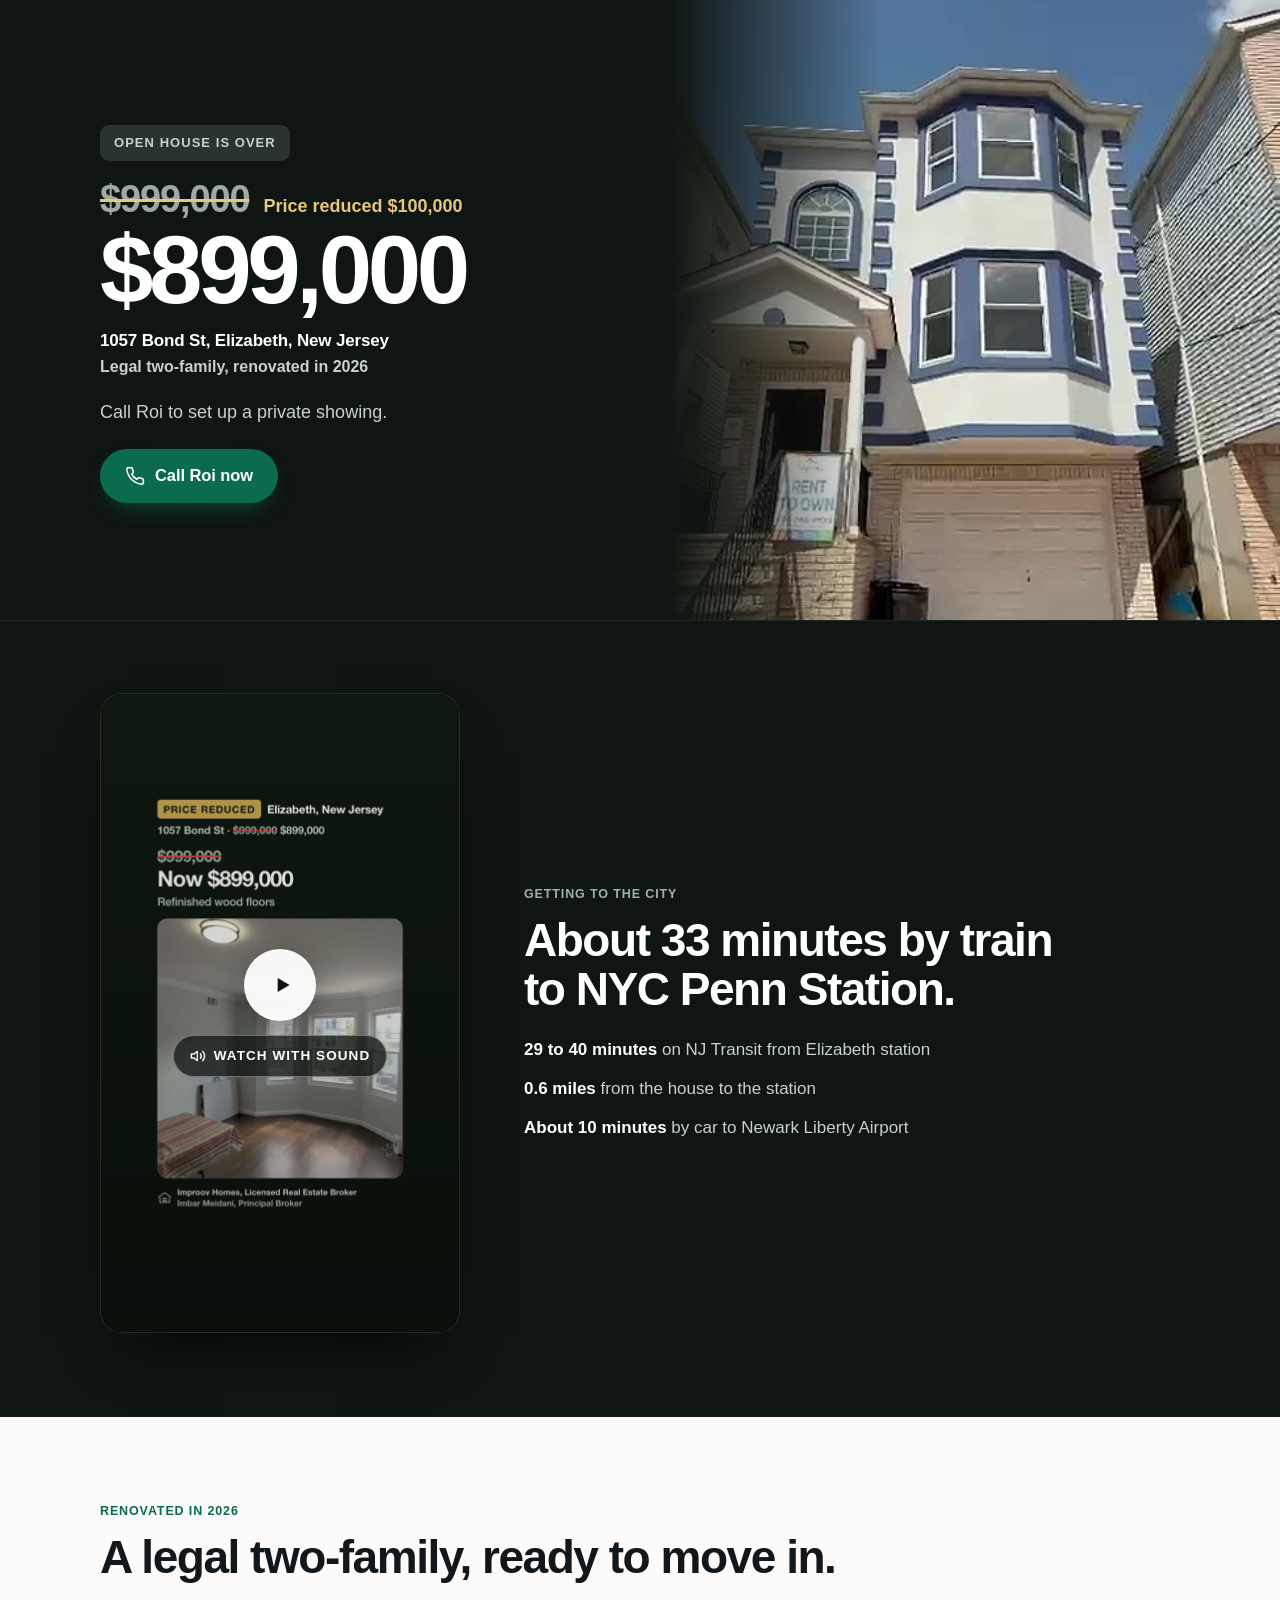
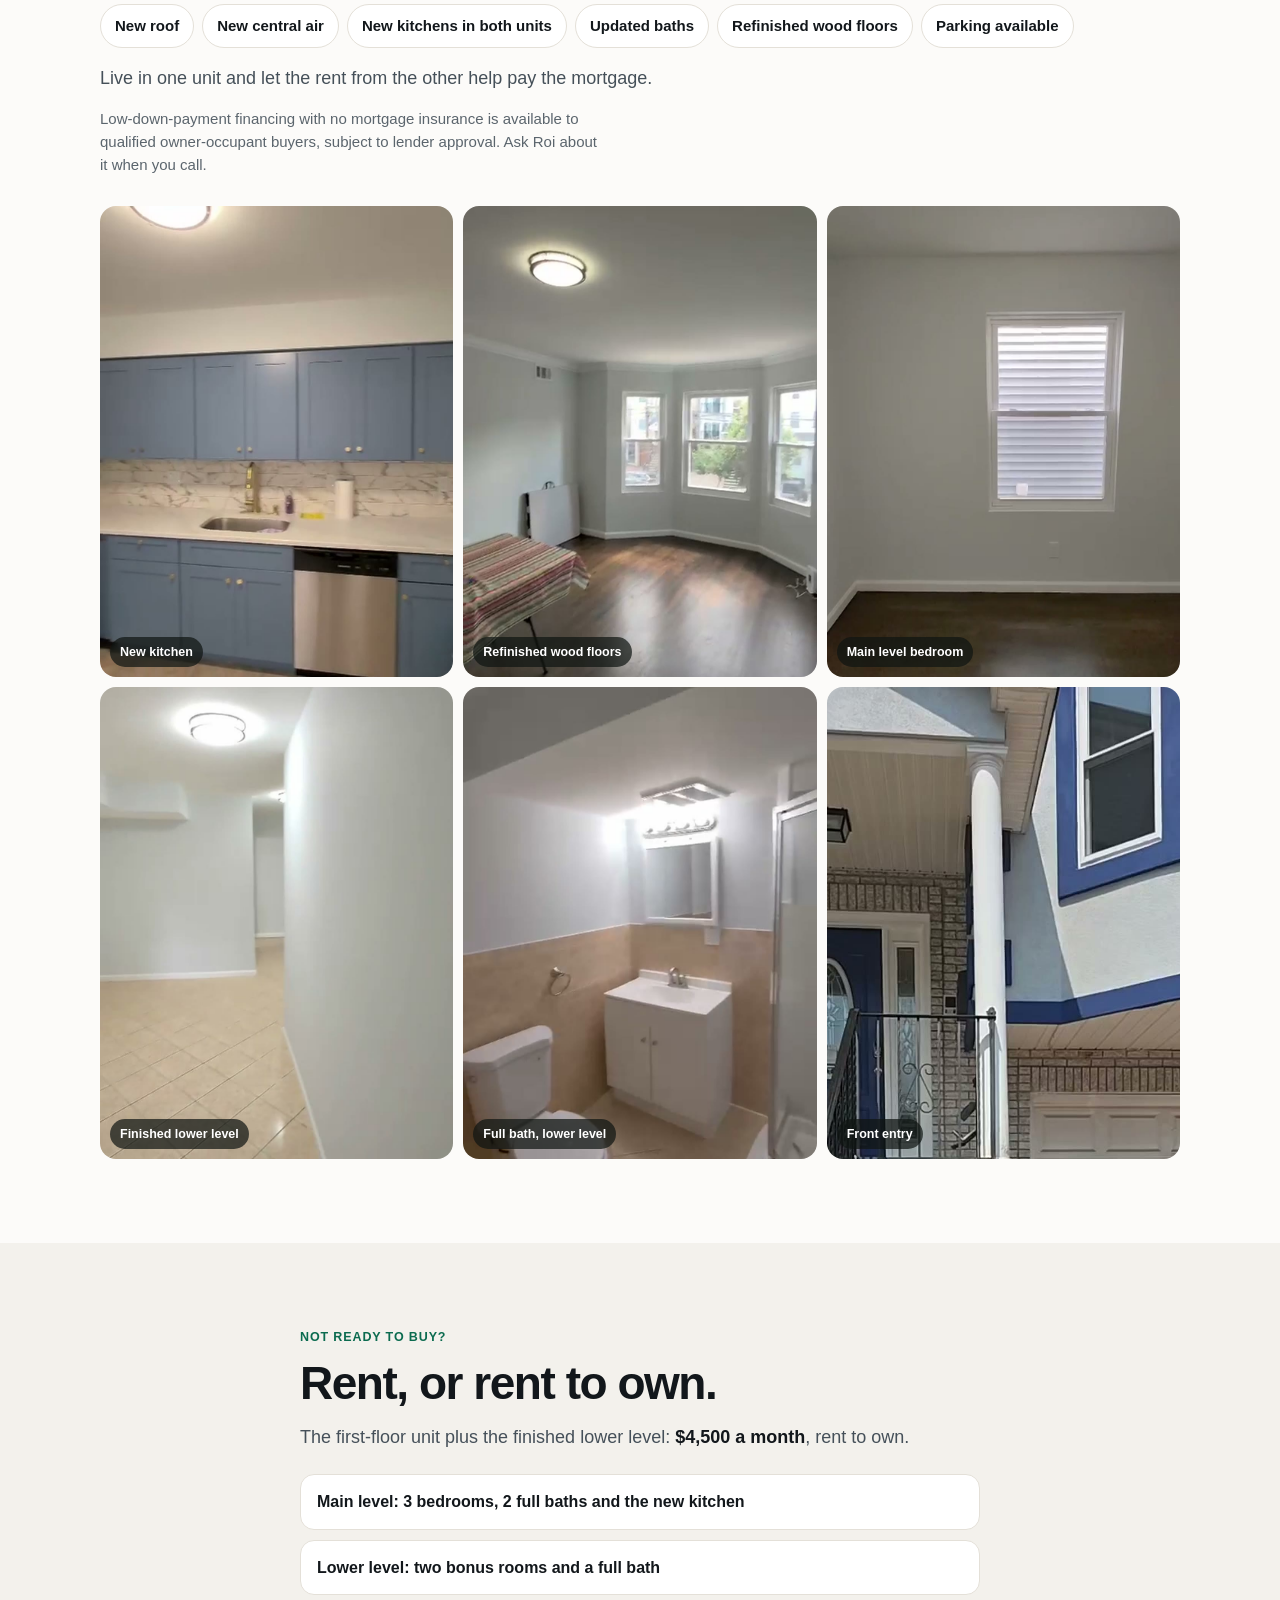
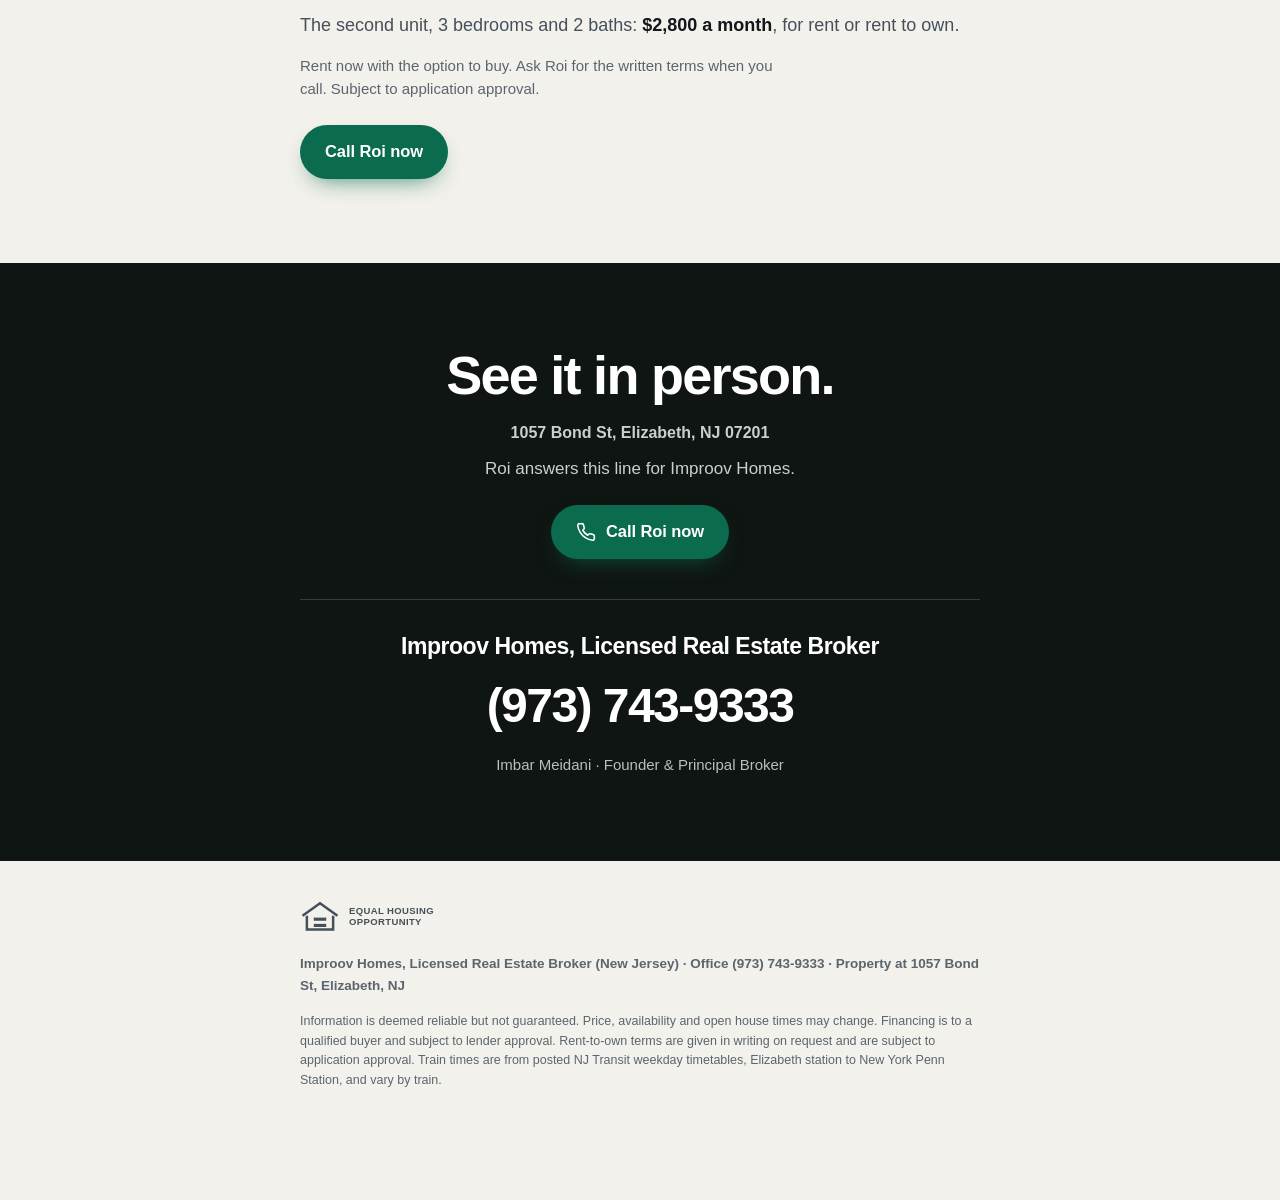
<file: open-house/index.html>
<!DOCTYPE html>
<html lang="en">
<head>
<meta charset="utf-8">
<meta name="viewport" content="width=device-width, initial-scale=1, viewport-fit=cover">
<!-- iPhone must not turn the office number into a tap-to-call link -->
<meta name="format-detection" content="telephone=no">

<!-- Meta Pixel Code -->
<script>
!function(f,b,e,v,n,t,s)
{if(f.fbq)return;n=f.fbq=function(){n.callMethod?
n.callMethod.apply(n,arguments):n.queue.push(arguments)};
if(!f._fbq)f._fbq=n;n.push=n;n.loaded=!0;n.version='2.0';
n.queue=[];t=b.createElement(e);t.async=!0;
t.src=v;s=b.getElementsByTagName(e)[0];
s.parentNode.insertBefore(t,s)}(window,document,'script',
'https://connect.facebook.net/en_US/fbevents.js');
fbq('init', '309890672012145');
fbq('track', 'PageView');
</script>
<noscript><img height="1" width="1" style="display:none"
src="https://www.facebook.com/tr?id=309890672012145&ev=PageView&noscript=1"
/></noscript>
<!-- End Meta Pixel Code -->
<title>Open House at 1057 Bond St, Elizabeth NJ, Now $899,000 | Improov Homes</title>
<meta name="description" content="Open house Saturday Oct 31, 12 to 2 PM and Sunday Nov 1, 1 to 3 PM. A renovated legal two-family at 1057 Bond St, Elizabeth NJ, price reduced $100,000 to $899,000.">
<meta name="robots" content="noindex,nofollow">
<meta name="theme-color" content="#0F1512">
<meta property="og:title" content="Open house this weekend at 1057 Bond St, Elizabeth NJ, now $899,000">
<meta property="og:description" content="Sat Oct 31, 12 to 2 PM. Sun Nov 1, 1 to 3 PM. A renovated legal two-family, about 33 minutes by train to Penn Station.">
<meta property="og:type" content="website">
<meta property="og:image" content="https://snikzik.github.io/Improov-Homes/open-house/img/facade.jpg">
<meta property="og:url" content="https://snikzik.github.io/Improov-Homes/open-house/">
<link rel="stylesheet" href="oh.css">
</head>
<body>

<!-- ============ 1. HERO ============ -->
<header class="hero">
  <div class="hero__photo">
    <video class="hero__video" id="heroVideo" src="media/hero.mp4" poster="img/hero-poster.jpg" autoplay muted loop playsinline preload="auto"
      aria-label="Front of 1057 Bond St, Elizabeth NJ, then the living room, the kitchen and a bedroom"></video>
  </div>
  <div class="hero__body wrap">
    <p class="pill" data-when="before">Open house · New Jersey</p>
    <p class="pill pill--quiet" data-when="after" hidden>Open house is over</p>
    <p class="cut"><span class="was"><span class="vh">Was </span><s>$999,000</s></span><span class="cut__by">Price reduced $100,000</span></p>
    <h1 class="price"><span class="vh">Now </span>$899,000</h1>
    <p class="addr"><b>1057 Bond St, Elizabeth, New Jersey</b><br>Legal two-family, renovated in 2026</p>

    <ul class="dates" data-when="before">
      <li data-day="sat"><b>Saturday, Oct 31</b><span>12 to 2 PM</span></li>
      <li data-day="sun"><b>Sunday, Nov 1</b><span>1 to 3 PM</span></li>
    </ul>
    <p class="after-note" data-when="after" hidden>Call Roi to set up a private showing.</p>

    <div class="ctas">
      <a class="btn btn--call" href="#call" data-call data-loc="hero">
        <svg viewBox="0 0 24 24" width="20" height="20" fill="none" stroke="currentColor" stroke-width="1.9" stroke-linecap="round" stroke-linejoin="round" aria-hidden="true"><path d="M22 16.9v3a2 2 0 0 1-2.2 2 19.8 19.8 0 0 1-8.6-3.1 19.5 19.5 0 0 1-6-6A19.8 19.8 0 0 1 2.1 4.2 2 2 0 0 1 4.1 2h3a2 2 0 0 1 2 1.7c.1 1 .4 1.9.7 2.8a2 2 0 0 1-.5 2.1L8.1 9.9a16 16 0 0 0 6 6l1.3-1.3a2 2 0 0 1 2.1-.4c.9.3 1.8.6 2.8.7a2 2 0 0 1 1.7 2Z"/></svg>
        <span>Call Roi now</span>
      </a>
      <button class="btn btn--rsvp" type="button" data-cal data-loc="hero" data-when="before">
        <svg viewBox="0 0 24 24" width="20" height="20" fill="none" stroke="currentColor" stroke-width="1.9" stroke-linecap="round" stroke-linejoin="round" aria-hidden="true"><rect x="3.5" y="5" width="17" height="15.5" rx="2.5"/><path d="M3.5 10h17M8 3v4M16 3v4"/></svg>
        RSVP &amp; add to calendar
      </button>
    </div>
  </div>
</header>

<main>

<!-- ============ 2. LEAD VIDEO (with sound, after a tap) ============ -->
<section class="sec sec--dark sec--lead" id="tour">
  <div class="wrap wrap--split">
    <div class="vframe" data-vframe>
      <video id="tourVideo" playsinline preload="none" poster="../videos/web/lead-899-poster.jpg" src="../videos/web/lead-899.mp4" data-video="lead-899"></video>
      <button class="vcover" type="button" aria-label="Play the video with sound">
        <span class="vcover__play" aria-hidden="true"><svg viewBox="0 0 24 24" width="26" height="26" fill="currentColor"><path d="M8 5.5 19 12 8 18.5Z"/></svg></span>
        <span class="vcover__sound"><svg viewBox="0 0 24 24" width="16" height="16" fill="none" stroke="currentColor" stroke-width="2" stroke-linecap="round" stroke-linejoin="round" aria-hidden="true"><path d="M11 5 6 9H2v6h4l5 4V5Z"/><path d="M15.5 8.5a5 5 0 0 1 0 7M19 5a10 10 0 0 1 0 14"/></svg>Watch with sound</span>
      </button>
    </div>
    <div class="split__body">
      <p class="eyebrow">Getting to the city</p>
      <h2 class="h2">About 33 minutes by train to NYC Penn Station.</h2>
      <ul class="facts">
        <li><b>29 to 40 minutes</b> on NJ Transit from Elizabeth station</li>
        <li><b>0.6 miles</b> from the house to the station</li>
        <li><b>About 10 minutes</b> by car to Newark Liberty Airport</li>
      </ul>
    </div>
  </div>
</section>

<!-- ============ 3. THE HOUSE ============ -->
<section class="sec" id="house">
  <div class="wrap">
    <p class="eyebrow">Renovated in 2026</p>
    <h2 class="h2">A legal two-family, ready to move in.</h2>
    <ul class="feat">
      <li>New roof</li>
      <li>New central air</li>
      <li>New kitchens in both units</li>
      <li>Updated baths</li>
      <li>Refinished wood floors</li>
      <li>Parking available</li>
    </ul>
    <p class="lede">Live in one unit and let the rent from the other help pay the mortgage.</p>
    <p class="fine">Low-down-payment financing with no mortgage insurance is available to qualified owner-occupant buyers, subject to lender approval. <span data-when="before">Ask about it at the open house.</span><span data-when="after" hidden>Ask Roi about it when you call.</span></p>

    <div class="gallery">
      <figure><img src="img/kitchen.jpg" alt="New kitchen with blue shaker cabinets and stainless appliances" loading="lazy" width="928" height="1248"><figcaption>New kitchen</figcaption></figure>
      <figure><img src="img/floors.jpg" alt="Living room with refinished wood floors and a bay window" loading="lazy" width="928" height="1248"><figcaption>Refinished wood floors</figcaption></figure>
      <figure><img src="img/bedroom.jpg" alt="Bedroom on the main level" loading="lazy" width="928" height="1248"><figcaption>Main level bedroom</figcaption></figure>
      <figure><img src="img/lower.jpg" alt="Finished lower level" loading="lazy" width="928" height="1248"><figcaption>Finished lower level</figcaption></figure>
      <figure><img src="img/bath.jpg" alt="Full bath on the lower level" loading="lazy" width="928" height="1248"><figcaption>Full bath, lower level</figcaption></figure>
      <figure><img src="img/front.jpg" alt="Front entry with the porch and the blue front door" loading="lazy" width="1080" height="840"><figcaption>Front entry</figcaption></figure>
    </div>
  </div>
</section>

<!-- ============ 4. RENT TO OWN ============ -->
<section class="sec sec--alt" id="rto">
  <div class="wrap wrap--narrow">
    <p class="eyebrow">Not ready to buy?</p>
    <h2 class="h2">Rent, or rent to own.</h2>
    <p class="lede">The first-floor unit plus the finished lower level: <b>$4,500 a month</b>, rent to own.</p>
    <ul class="feat feat--two">
      <li>Main level: 3 bedrooms, 2 full baths and the new kitchen</li>
      <li>Lower level: two bonus rooms and a full bath</li>
    </ul>
    <p class="lede">The second unit, 3 bedrooms and 2 baths: <b>$2,800 a month</b>, for rent or rent to own.</p>
    <p class="fine">Rent now with the option to buy. <span data-when="before">Ask for the written terms at the open house.</span><span data-when="after" hidden>Ask Roi for the written terms when you call.</span> Subject to application approval.</p>
    <a class="btn btn--call" href="#call" data-call data-loc="rto"><span>Call Roi now</span></a>
  </div>
</section>

<!-- ============ 5. VISIT ============ -->
<section class="sec sec--final" id="visit">
  <div class="wrap wrap--narrow center">
    <h2 class="h2 h2--xl" data-when="before">See it this weekend.</h2>
    <h2 class="h2 h2--xl" data-when="after" hidden>See it in person.</h2>
    <ul class="dates dates--center" data-when="before">
      <li data-day="sat"><b>Saturday, Oct 31</b><span>12 to 2 PM</span></li>
      <li data-day="sun"><b>Sunday, Nov 1</b><span>1 to 3 PM</span></li>
    </ul>
    <p class="addr addr--center">1057 Bond St, Elizabeth, NJ 07201</p>
    <p class="who">Roi answers this line for Improov Homes.</p>
    <div class="ctas ctas--center">
      <a class="btn btn--call" href="#call" data-call data-loc="visit">
        <svg viewBox="0 0 24 24" width="20" height="20" fill="none" stroke="currentColor" stroke-width="1.9" stroke-linecap="round" stroke-linejoin="round" aria-hidden="true"><path d="M22 16.9v3a2 2 0 0 1-2.2 2 19.8 19.8 0 0 1-8.6-3.1 19.5 19.5 0 0 1-6-6A19.8 19.8 0 0 1 2.1 4.2 2 2 0 0 1 4.1 2h3a2 2 0 0 1 2 1.7c.1 1 .4 1.9.7 2.8a2 2 0 0 1-.5 2.1L8.1 9.9a16 16 0 0 0 6 6l1.3-1.3a2 2 0 0 1 2.1-.4c.9.3 1.8.6 2.8.7a2 2 0 0 1 1.7 2Z"/></svg>
        <span>Call Roi now</span>
      </a>
      <button class="btn btn--rsvp" type="button" data-cal data-loc="visit" data-when="before">
        <svg viewBox="0 0 24 24" width="20" height="20" fill="none" stroke="currentColor" stroke-width="1.9" stroke-linecap="round" stroke-linejoin="round" aria-hidden="true"><rect x="3.5" y="5" width="17" height="15.5" rx="2.5"/><path d="M3.5 10h17M8 3v4M16 3v4"/></svg>
        RSVP &amp; add to calendar
      </button>
    </div>

    <div class="broker">
      <p class="broker__brand">Improov Homes, Licensed Real Estate Broker</p>
      <p class="broker__num">(973) 743-9333</p>
      <p class="broker__person">Imbar Meidani &middot; Founder &amp; Principal Broker</p>
    </div>
  </div>
</section>

</main>

<footer class="foot">
  <div class="wrap wrap--narrow">
    <div class="foot__row">
      <span class="eho" role="img" aria-label="Equal Housing Opportunity">
        <svg viewBox="0 0 64 64" width="40" height="40" aria-hidden="true"><path d="M4 30 32 10l28 20" fill="none" stroke="currentColor" stroke-width="4"/><path d="M11 30v22h42V30" fill="none" stroke="currentColor" stroke-width="4"/><rect x="22" y="33" width="20" height="5" fill="currentColor"/><rect x="22" y="43" width="20" height="5" fill="currentColor"/></svg>
        <span class="eho__t">Equal Housing<br>Opportunity</span>
      </span>
      <p class="foot__brand">Improov Homes, Licensed Real Estate Broker (New Jersey) &middot; Office (973) 743-9333 &middot; Property at 1057 Bond St, Elizabeth, NJ</p>
    </div>
    <p class="disclosure">Information is deemed reliable but not guaranteed. Price, availability and open house times may change. Financing is to a qualified buyer and subject to lender approval. Rent-to-own terms are given in writing on request and are subject to application approval. Train times are from posted NJ Transit weekday timetables, Elizabeth station to New York Penn Station, and vary by train.</p>
  </div>
</footer>

<!-- bottom bar on scroll: RSVP left, Call right (RSVP drops out after the open house) -->
<div class="sticky is-away" id="sticky">
  <button class="btn btn--rsvp btn--grow" type="button" data-cal data-loc="sticky" data-when="before">
    <svg viewBox="0 0 24 24" width="20" height="20" fill="none" stroke="currentColor" stroke-width="1.9" stroke-linecap="round" stroke-linejoin="round" aria-hidden="true"><rect x="3.5" y="5" width="17" height="15.5" rx="2.5"/><path d="M3.5 10h17M8 3v4M16 3v4"/></svg>
    <span>RSVP<span class="sticky__more"> &amp; add to calendar</span></span>
  </button>
  <a class="btn btn--call btn--grow" href="#call" data-call data-loc="sticky">
    <svg viewBox="0 0 24 24" width="20" height="20" fill="none" stroke="currentColor" stroke-width="1.9" stroke-linecap="round" stroke-linejoin="round" aria-hidden="true"><path d="M22 16.9v3a2 2 0 0 1-2.2 2 19.8 19.8 0 0 1-8.6-3.1 19.5 19.5 0 0 1-6-6A19.8 19.8 0 0 1 2.1 4.2 2 2 0 0 1 4.1 2h3a2 2 0 0 1 2 1.7c.1 1 .4 1.9.7 2.8a2 2 0 0 1-.5 2.1L8.1 9.9a16 16 0 0 0 6 6l1.3-1.3a2 2 0 0 1 2.1-.4c.9.3 1.8.6 2.8.7a2 2 0 0 1 1.7 2Z"/></svg>
    <span>Call Roi<span class="sticky__now"> now</span></span>
  </a>
</div>


<!-- ============ RSVP (pick one of the two days, then GHL form "1057 Bond Open House RSVP") ============ -->
<div class="gate" id="rsvpGate" hidden>
  <div class="gate__backdrop" data-rsvp-close></div>
  <div class="gate__panel" role="dialog" aria-modal="true" aria-labelledby="rsvpQ">
    <span tabindex="0" data-trap-start></span>
    <button class="gate__x" type="button" data-rsvp-close aria-label="Close">
      <svg viewBox="0 0 24 24" width="22" height="22" fill="none" stroke="currentColor" stroke-width="2" stroke-linecap="round"><path d="M6 6l12 12M18 6 6 18"/></svg>
    </button>
    <div class="gate__step" data-step="day">
      <h2 class="gate__q" id="rsvpQ">Which day are you coming?</h2>
      <div class="gate__answers">
        <button class="gate__a gate__a--day" type="button" data-day="sat"><b>Saturday, Oct 31</b><span>12 to 2 PM</span></button>
        <button class="gate__a gate__a--day" type="button" data-day="sun"><b>Sunday, Nov 1</b><span>1 to 3 PM</span></button>
      </div>
    </div>
    <div class="gate__step" data-step="form" hidden>
      <h2 class="gate__q" data-rsvp-title></h2>
      <p class="gate__sub">Leave your details to save your spot. Next you can add it to your calendar.</p>
      <button class="gate__back" type="button" data-rsvp-back>Change day</button>
      <div class="rsvp__frame"><iframe title="Open house RSVP" data-src="https://api.leadconnectorhq.com/widget/form/3ogvjjjgqBClsWzk073m"
        id="inline-3ogvjjjgqBClsWzk073m" data-layout="{'id':'INLINE'}" data-trigger-type="alwaysShow" data-trigger-value=""
        data-activation-type="alwaysActivated" data-activation-value="" data-deactivation-type="neverDeactivate" data-deactivation-value=""
        data-form-name="1057 Bond Open House RSVP" data-layout-iframe-id="inline-3ogvjjjgqBClsWzk073m" data-form-id="3ogvjjjgqBClsWzk073m"
        data-cookie-consent="false"></iframe></div>
    </div>
    <span tabindex="0" data-trap-end></span>
  </div>
</div>

<!-- ============ CALL QUESTION (every call button opens it) ============ -->
<div class="gate" id="callGate" hidden>
  <div class="gate__backdrop" data-gate-close></div>
  <div class="gate__panel" role="dialog" aria-modal="true" aria-labelledby="callGateQ">
    <button class="gate__x" type="button" data-gate-close aria-label="Close">
      <svg viewBox="0 0 24 24" width="22" height="22" fill="none" stroke="currentColor" stroke-width="2" stroke-linecap="round"><path d="M6 6l12 12M18 6 6 18"/></svg>
    </button>
    <div class="gate__step" data-step="nj">
      <p class="gate__count">Question 1 of 2</p>
      <h2 class="gate__q" id="callGateQ">This home is in Elizabeth, New Jersey. Would you live in New Jersey?</h2>
      <div class="gate__answers">
        <button class="gate__a" type="button" data-nj="yes">Yes, I'm open to it</button>
        <button class="gate__a gate__a--quiet" type="button" data-nj="no">No</button>
      </div>
    </div>
    <div class="gate__step" data-step="q" hidden>
      <p class="gate__count">Question 2 of 2</p>
      <h2 class="gate__q">Are you looking to buy, rent, or rent to own?</h2>
      <div class="gate__answers">
        <button class="gate__a" type="button" data-answer="buy">Buy</button>
        <button class="gate__a" type="button" data-answer="rent">Rent</button>
        <button class="gate__a" type="button" data-answer="rto">Rent to own</button>
      </div>
    </div>
    <div class="gate__step" data-step="no-nj" hidden>
      <h2 class="gate__q">Thanks for telling us.</h2>
      <p class="gate__sub">This home is in New Jersey, so it may not be the one for you. If New Jersey makes your list later, this page will still be here.</p>
      <button class="gate__a gate__a--quiet gate__a--close" type="button" data-gate-close>Close</button>
    </div>
    <div class="gate__step" data-step="call" hidden>
      <h2 class="gate__q">Thanks. Tap to call Roi.</h2>
      <p class="gate__sub" data-call-sub></p>
      <a class="btn btn--call btn--block" href="#" data-gate-tel>
        <svg viewBox="0 0 24 24" width="20" height="20" fill="none" stroke="currentColor" stroke-width="1.9" stroke-linecap="round" stroke-linejoin="round" aria-hidden="true"><path d="M22 16.9v3a2 2 0 0 1-2.2 2 19.8 19.8 0 0 1-8.6-3.1 19.5 19.5 0 0 1-6-6A19.8 19.8 0 0 1 2.1 4.2 2 2 0 0 1 4.1 2h3a2 2 0 0 1 2 1.7c.1 1 .4 1.9.7 2.8a2 2 0 0 1-.5 2.1L8.1 9.9a16 16 0 0 0 6 6l1.3-1.3a2 2 0 0 1 2.1-.4c.9.3 1.8.6 2.8.7a2 2 0 0 1 1.7 2Z"/></svg>
        <span>Call Roi <span data-phone-text></span></span>
      </a>
    </div>
  </div>
</div>

<script src="oh.js"></script>
</body>
</html>
</file>
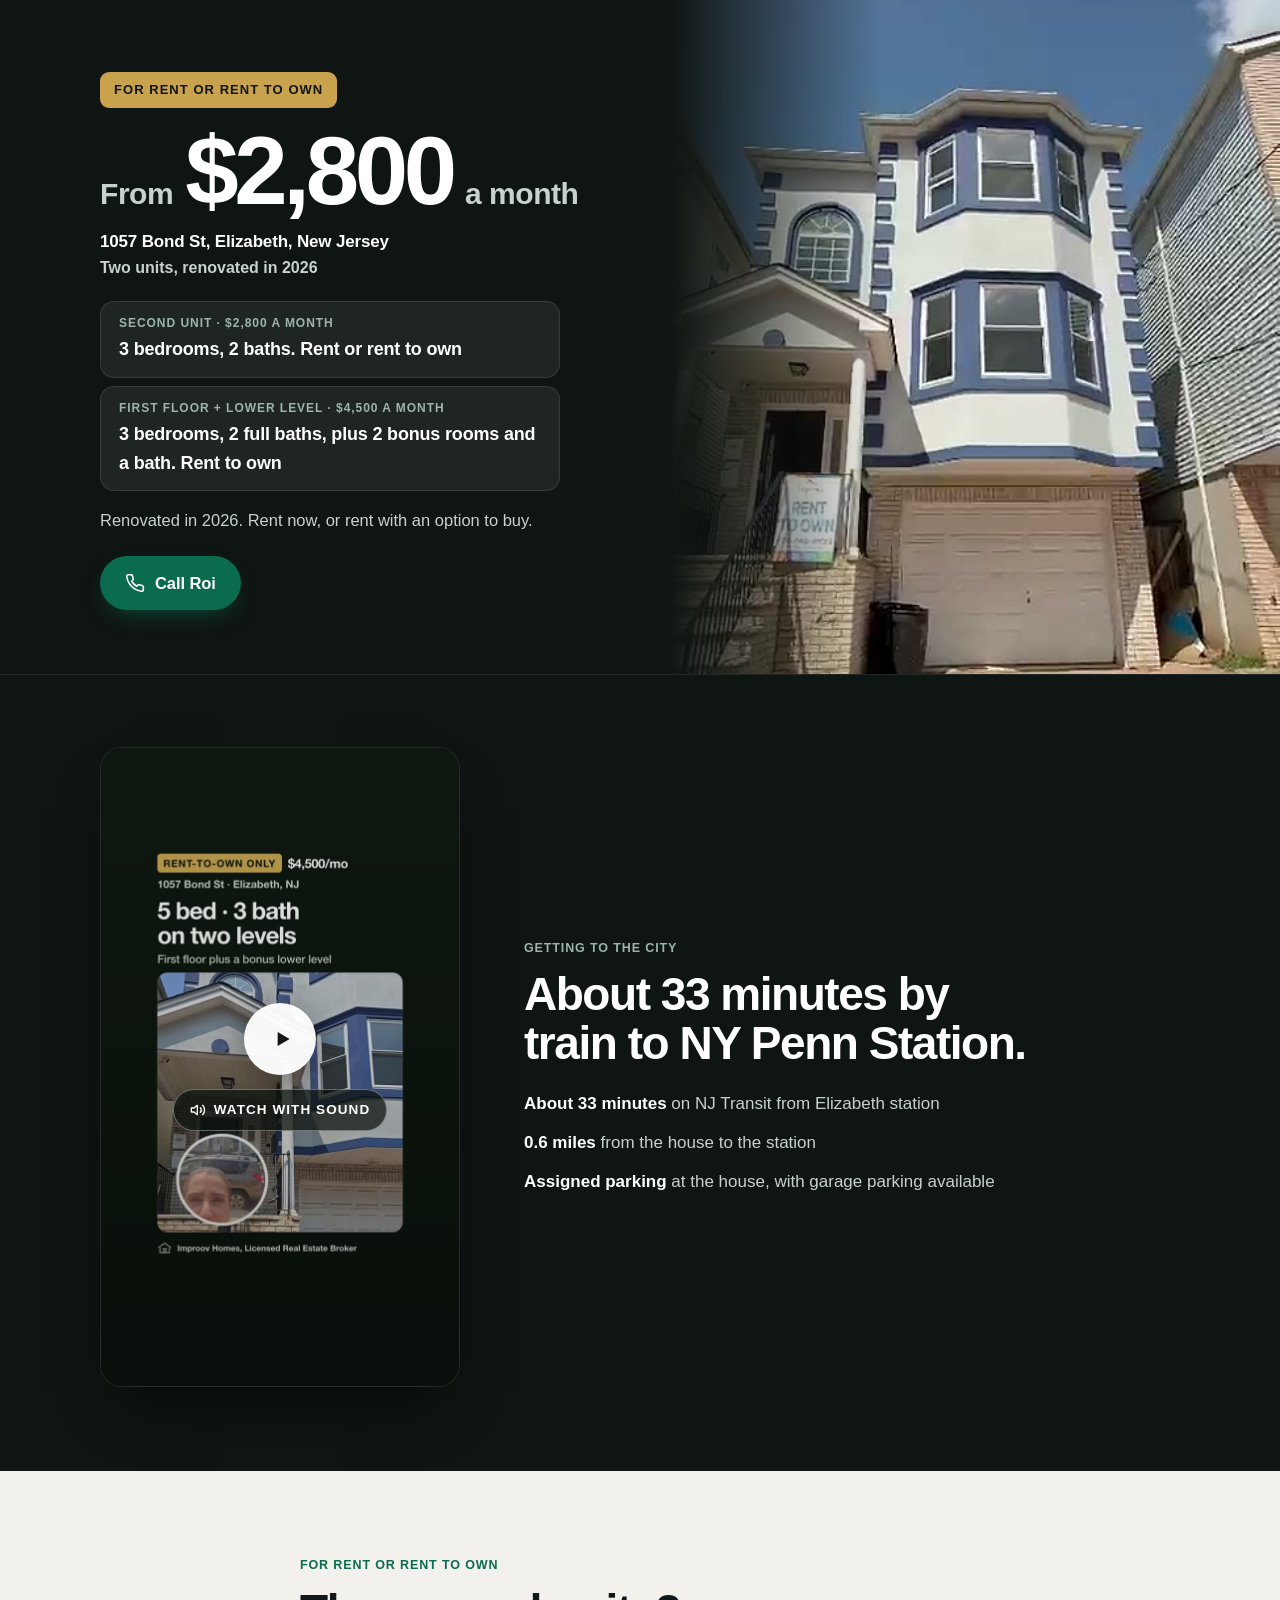
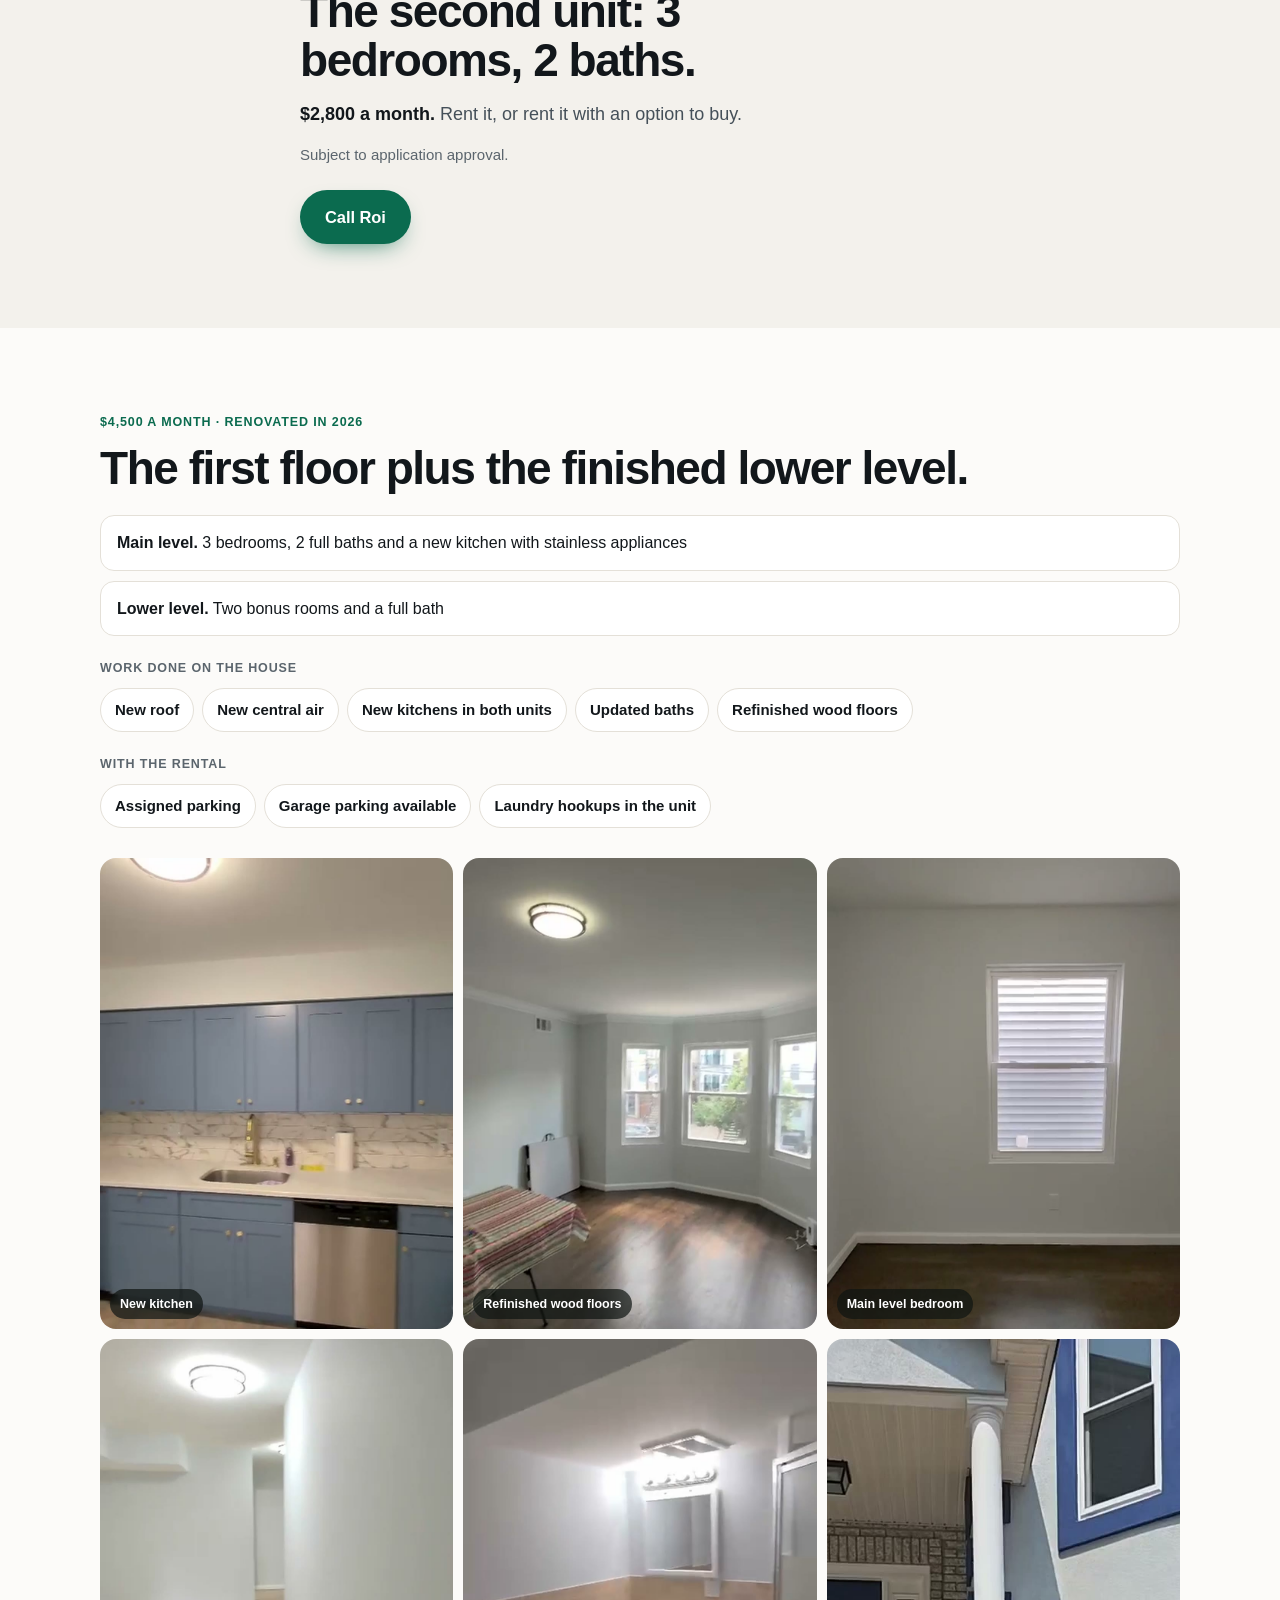
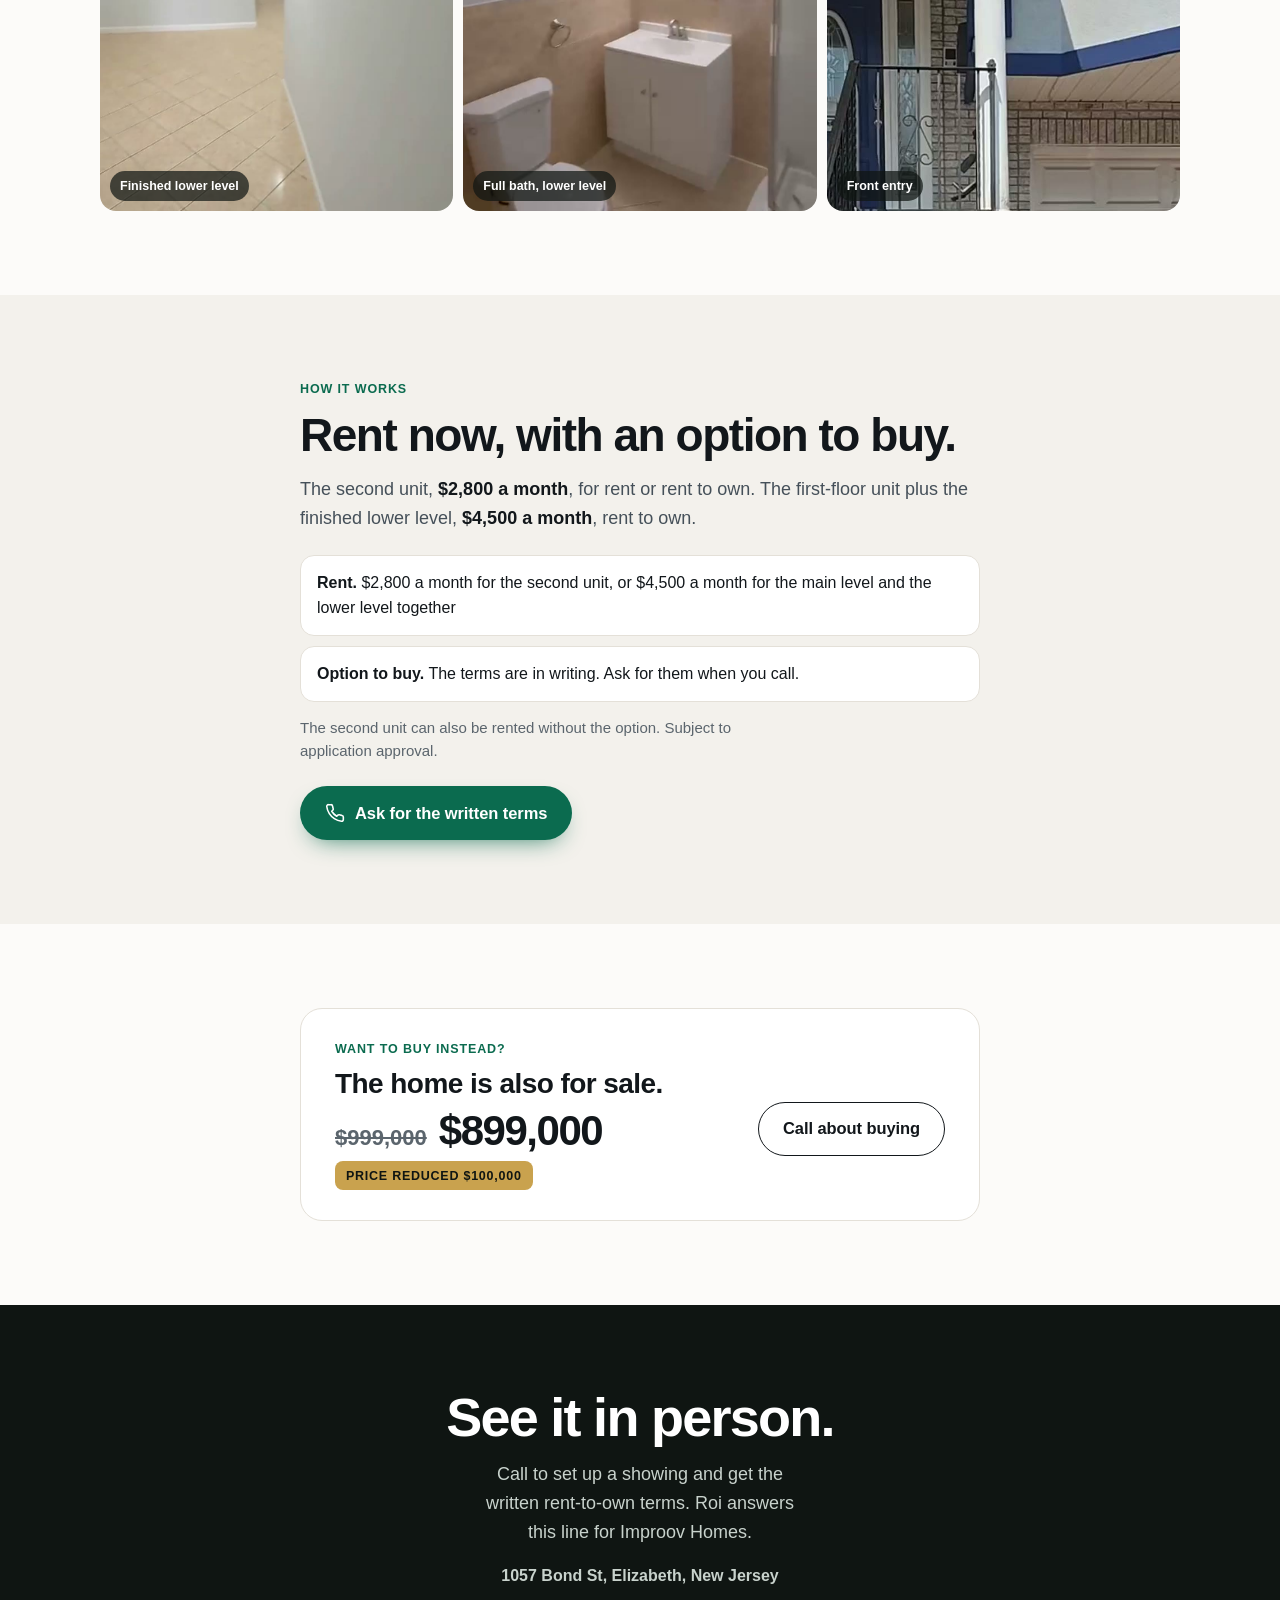
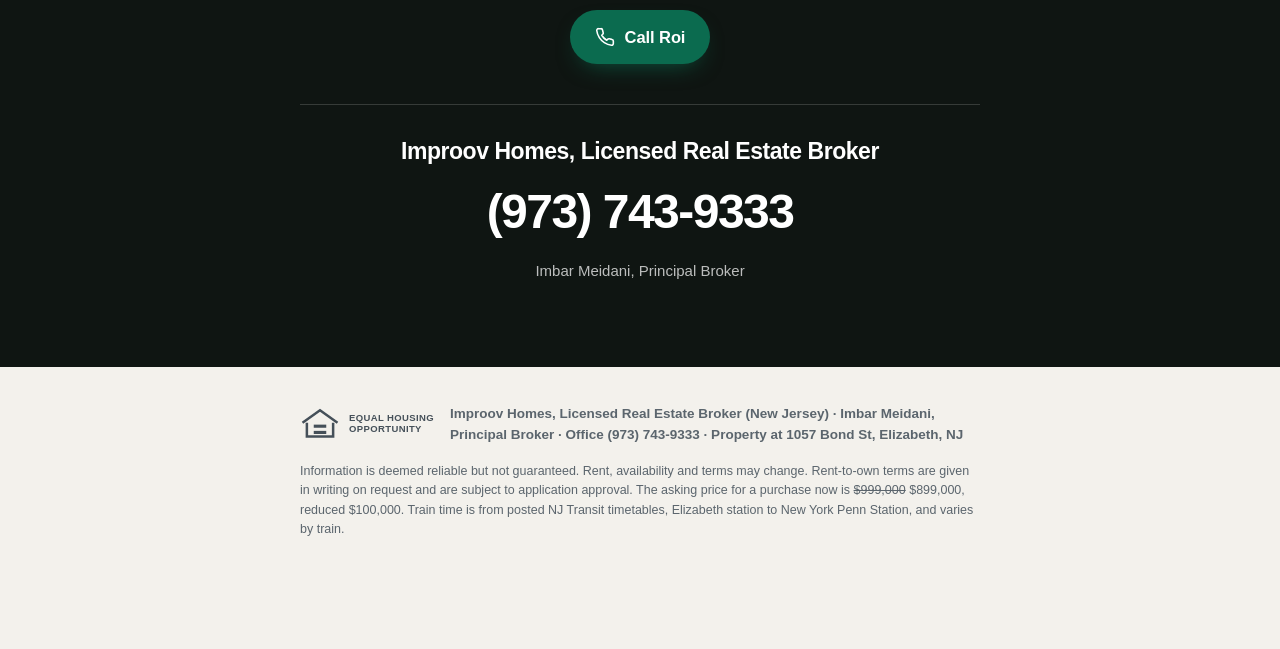
<file: rent-to-own/index.html>
<!DOCTYPE html>
<html lang="en">
<head>
<meta charset="utf-8">
<meta name="viewport" content="width=device-width, initial-scale=1, viewport-fit=cover">
<!-- iPhone must not turn the office number into a tap-to-call link -->
<meta name="format-detection" content="telephone=no">

<!-- Meta Pixel Code -->
<script>
!function(f,b,e,v,n,t,s)
{if(f.fbq)return;n=f.fbq=function(){n.callMethod?
n.callMethod.apply(n,arguments):n.queue.push(arguments)};
if(!f._fbq)f._fbq=n;n.push=n;n.loaded=!0;n.version='2.0';
n.queue=[];t=b.createElement(e);t.async=!0;
t.src=v;s=b.getElementsByTagName(e)[0];
s.parentNode.insertBefore(t,s)}(window,document,'script',
'https://connect.facebook.net/en_US/fbevents.js');
fbq('init', '309890672012145');
fbq('track', 'PageView');
</script>
<noscript><img height="1" width="1" style="display:none"
src="https://www.facebook.com/tr?id=309890672012145&ev=PageView&noscript=1"
/></noscript>
<!-- End Meta Pixel Code -->
<title>Rent or Rent to Own at 1057 Bond St, Elizabeth NJ, from $2,800 a Month | Improov Homes</title>
<meta name="description" content="Two units at 1057 Bond St, Elizabeth NJ, renovated in 2026. The second unit, 3 bedrooms and 2 baths, $2,800 a month, for rent or rent to own. The first-floor unit plus the finished lower level, $4,500 a month, rent to own.">
<meta name="robots" content="noindex,nofollow">
<meta name="theme-color" content="#0F1512">
<meta property="og:title" content="Rent or rent to own at 1057 Bond St, Elizabeth NJ, from $2,800 a month">
<meta property="og:description" content="Two units, renovated in 2026. 3 bedrooms and 2 baths for $2,800 a month, for rent or rent to own. The first-floor unit plus the lower level, $4,500 a month, rent to own. About 33 minutes by train to NY Penn Station.">
<meta property="og:type" content="website">
<meta property="og:image" content="https://snikzik.github.io/Improov-Homes/rent-to-own/img/facade.jpg">
<meta property="og:url" content="https://snikzik.github.io/Improov-Homes/rent-to-own/">
<link rel="stylesheet" href="rto.css">
</head>
<body>

<!-- ============ 1. HERO ============ -->
<header class="hero">
  <div class="hero__photo">
    <video class="hero__video" id="heroVideo" src="media/hero.mp4" poster="img/hero-poster.jpg" autoplay muted loop playsinline preload="auto"
      aria-label="Front of 1057 Bond St, Elizabeth NJ, then the living room, the kitchen and a bedroom"></video>
  </div>
  <div class="hero__body wrap">
    <p class="pill">For rent or rent to own</p>
    <h1 class="price"><small>From</small> $2,800<small>a month</small></h1>
    <p class="addr"><b>1057 Bond St, Elizabeth, New Jersey</b><br>Two units, renovated in 2026</p>
    <p class="ohstrip" data-oh-end="2026-11-01T15:00:00-05:00">Open house: <b>Sat 10/31, 12 to 2 PM</b> &middot; <b>Sun 11/1, 1 to 3 PM</b></p>

    <ul class="levels">
      <li><b>Second unit · $2,800 a month</b><span>3 bedrooms, 2 baths. Rent or rent to own</span></li>
      <li><b>First floor + lower level · $4,500 a month</b><span>3 bedrooms, 2 full baths, plus 2 bonus rooms and a bath. Rent to own</span></li>
    </ul>
    <p class="hero__note">Renovated in 2026. Rent now, or rent with an option to buy.</p>

    <div class="ctas">
      <a class="btn btn--call" href="#call" data-call data-loc="hero">
        <svg viewBox="0 0 24 24" width="20" height="20" fill="none" stroke="currentColor" stroke-width="1.9" stroke-linecap="round" stroke-linejoin="round" aria-hidden="true"><path d="M22 16.9v3a2 2 0 0 1-2.2 2 19.8 19.8 0 0 1-8.6-3.1 19.5 19.5 0 0 1-6-6A19.8 19.8 0 0 1 2.1 4.2 2 2 0 0 1 4.1 2h3a2 2 0 0 1 2 1.7c.1 1 .4 1.9.7 2.8a2 2 0 0 1-.5 2.1L8.1 9.9a16 16 0 0 0 6 6l1.3-1.3a2 2 0 0 1 2.1-.4c.9.3 1.8.6 2.8.7a2 2 0 0 1 1.7 2Z"/></svg>
        <span>Call Roi</span>
      </a>
    </div>
  </div>
</header>

<main>

<!-- ============ 2. LEAD VIDEO (with sound, after a tap) ============ -->
<section class="sec sec--dark sec--lead" id="tour">
  <div class="wrap wrap--split">
    <div class="vframe" data-vframe>
      <video id="tourVideo" playsinline preload="none" poster="img/lead-poster.jpg" src="media/lead.mp4" data-video="rto-lead"
        aria-label="Short video of the rent-to-own home at 1057 Bond St, with a voiceover"></video>
      <button class="vcover" type="button" aria-label="Play the video with sound">
        <span class="vcover__play" aria-hidden="true"><svg viewBox="0 0 24 24" width="26" height="26" fill="currentColor"><path d="M8 5.5 19 12 8 18.5Z"/></svg></span>
        <span class="vcover__sound"><svg viewBox="0 0 24 24" width="16" height="16" fill="none" stroke="currentColor" stroke-width="2" stroke-linecap="round" stroke-linejoin="round" aria-hidden="true"><path d="M11 5 6 9H2v6h4l5 4V5Z"/><path d="M15.5 8.5a5 5 0 0 1 0 7M19 5a10 10 0 0 1 0 14"/></svg>Watch with sound</span>
      </button>
    </div>
    <div class="split__body">
      <p class="eyebrow">Getting to the city</p>
      <h2 class="h2">About 33 minutes by train to NY Penn Station.</h2>
      <ul class="facts">
        <li><b>About 33 minutes</b> on NJ Transit from Elizabeth station</li>
        <li><b>0.6 miles</b> from the house to the station</li>
        <li><b>Assigned parking</b> at the house, with garage parking available</li>
      </ul>
    </div>
  </div>
</section>

<!-- ============ 2b. SECOND UNIT (added 27 Oct, client) ============ -->
<section class="sec sec--alt" id="unit2">
  <div class="wrap wrap--narrow">
    <p class="eyebrow">For rent or rent to own</p>
    <h2 class="h2">The second unit: 3 bedrooms, 2 baths.</h2>
    <p class="lede"><b>$2,800 a month.</b> Rent it, or rent it with an option to buy.</p>
    <p class="ohstrip ohstrip--light" data-oh-end="2026-11-01T15:00:00-05:00">Open house: <b>Sat 10/31, 12 to 2 PM</b> &middot; <b>Sun 11/1, 1 to 3 PM</b></p>
    <p class="fine">Subject to application approval.</p>
    <a class="btn btn--call" href="#call" data-call data-loc="unit2"><span>Call Roi</span></a>
  </div>
</section>

<!-- ============ 3. THE HOME ============ -->
<section class="sec" id="home">
  <div class="wrap">
    <p class="eyebrow">$4,500 a month · renovated in 2026</p>
    <h2 class="h2">The first floor plus the finished lower level.</h2>
    <ul class="feat feat--two">
      <li><b>Main level.</b> 3 bedrooms, 2 full baths and a new kitchen with stainless appliances</li>
      <li><b>Lower level.</b> Two bonus rooms and a full bath</li>
    </ul>
    <p class="feat__label">Work done on the house</p>
    <ul class="feat">
      <li>New roof</li>
      <li>New central air</li>
      <li>New kitchens in both units</li>
      <li>Updated baths</li>
      <li>Refinished wood floors</li>
    </ul>
    <p class="feat__label">With the rental</p>
    <ul class="feat">
      <li>Assigned parking</li>
      <li>Garage parking available</li>
      <li>Laundry hookups in the unit</li>
    </ul>

    <div class="gallery">
      <figure><img src="img/kitchen.jpg" alt="New kitchen with blue shaker cabinets and stainless appliances" loading="lazy" width="928" height="1248"><figcaption>New kitchen</figcaption></figure>
      <figure><img src="img/floors.jpg" alt="Living room with refinished wood floors and a bay window" loading="lazy" width="928" height="1248"><figcaption>Refinished wood floors</figcaption></figure>
      <figure><img src="img/bedroom.jpg" alt="Bedroom on the main level" loading="lazy" width="928" height="1248"><figcaption>Main level bedroom</figcaption></figure>
      <figure><img src="img/lower.jpg" alt="Finished lower level" loading="lazy" width="928" height="1248"><figcaption>Finished lower level</figcaption></figure>
      <figure><img src="img/bath.jpg" alt="Full bath on the lower level" loading="lazy" width="928" height="1248"><figcaption>Full bath, lower level</figcaption></figure>
      <figure><img src="img/front.jpg" alt="Front entry with the porch and the blue front door" loading="lazy" width="1080" height="840"><figcaption>Front entry</figcaption></figure>
    </div>
  </div>
</section>

<!-- ============ 4. RENT TO OWN ============ -->
<section class="sec sec--alt" id="rto">
  <div class="wrap wrap--narrow">
    <p class="eyebrow">How it works</p>
    <h2 class="h2">Rent now, with an option to buy.</h2>
    <p class="lede">The second unit, <b>$2,800 a month</b>, for rent or rent to own. The first-floor unit plus the finished lower level, <b>$4,500 a month</b>, rent to own.</p>
    <ul class="feat feat--two">
      <li><b>Rent.</b> $2,800 a month for the second unit, or $4,500 a month for the main level and the lower level together</li>
      <li><b>Option to buy.</b> The terms are in writing. Ask for them when you call.</li>
    </ul>
    <p class="fine">The second unit can also be rented without the option. Subject to application approval.</p>
    <a class="btn btn--call" href="#call" data-call data-loc="rto">
      <svg viewBox="0 0 24 24" width="20" height="20" fill="none" stroke="currentColor" stroke-width="1.9" stroke-linecap="round" stroke-linejoin="round" aria-hidden="true"><path d="M22 16.9v3a2 2 0 0 1-2.2 2 19.8 19.8 0 0 1-8.6-3.1 19.5 19.5 0 0 1-6-6A19.8 19.8 0 0 1 2.1 4.2 2 2 0 0 1 4.1 2h3a2 2 0 0 1 2 1.7c.1 1 .4 1.9.7 2.8a2 2 0 0 1-.5 2.1L8.1 9.9a16 16 0 0 0 6 6l1.3-1.3a2 2 0 0 1 2.1-.4c.9.3 1.8.6 2.8.7a2 2 0 0 1 1.7 2Z"/></svg>
      <span>Ask for the written terms</span>
    </a>
  </div>
</section>

<!-- ============ 5. ALSO FOR SALE (mentioned once, lower on the page) ============ -->
<section class="sec" id="sale">
  <div class="wrap wrap--narrow">
    <div class="sale">
      <p class="eyebrow">Want to buy instead?</p>
      <div class="sale__body">
        <p class="sale__t">The home is also for sale.</p>
        <p class="sale__price"><s><span class="sr">Was </span>$999,000</s> <b><span class="sr">now </span>$899,000</b></p>
        <p class="sale__cut">Price reduced $100,000</p>
      </div>
      <a class="btn btn--line" href="#call" data-call data-loc="sale"><span>Call about buying</span></a>
    </div>
  </div>
</section>

<!-- ============ 6. CALL ============ -->
<section class="sec sec--final" id="visit">
  <div class="wrap wrap--narrow center">
    <h2 class="h2 h2--xl">See it in person.</h2>
    <p class="final__sub">Call to set up a showing and get the written rent-to-own terms. Roi answers this line for Improov Homes.</p>
    <p class="addr addr--center">1057 Bond St, Elizabeth, New Jersey</p>
    <div class="ctas ctas--center">
      <a class="btn btn--call" href="#call" data-call data-loc="visit">
        <svg viewBox="0 0 24 24" width="20" height="20" fill="none" stroke="currentColor" stroke-width="1.9" stroke-linecap="round" stroke-linejoin="round" aria-hidden="true"><path d="M22 16.9v3a2 2 0 0 1-2.2 2 19.8 19.8 0 0 1-8.6-3.1 19.5 19.5 0 0 1-6-6A19.8 19.8 0 0 1 2.1 4.2 2 2 0 0 1 4.1 2h3a2 2 0 0 1 2 1.7c.1 1 .4 1.9.7 2.8a2 2 0 0 1-.5 2.1L8.1 9.9a16 16 0 0 0 6 6l1.3-1.3a2 2 0 0 1 2.1-.4c.9.3 1.8.6 2.8.7a2 2 0 0 1 1.7 2Z"/></svg>
        <span>Call Roi</span>
      </a>
    </div>

    <div class="broker">
      <p class="broker__brand">Improov Homes, Licensed Real Estate Broker</p>
      <p class="broker__num">(973) 743-9333</p>
      <p class="broker__person">Imbar Meidani, Principal Broker</p>
    </div>
  </div>
</section>

</main>

<footer class="foot">
  <div class="wrap wrap--narrow">
    <div class="foot__row">
      <span class="eho" role="img" aria-label="Equal Housing Opportunity">
        <svg viewBox="0 0 64 64" width="40" height="40" aria-hidden="true"><path d="M4 30 32 10l28 20" fill="none" stroke="currentColor" stroke-width="4"/><path d="M11 30v22h42V30" fill="none" stroke="currentColor" stroke-width="4"/><rect x="22" y="33" width="20" height="5" fill="currentColor"/><rect x="22" y="43" width="20" height="5" fill="currentColor"/></svg>
        <span class="eho__t">Equal Housing<br>Opportunity</span>
      </span>
      <p class="foot__brand">Improov Homes, Licensed Real Estate Broker (New Jersey) &middot; Imbar Meidani, Principal Broker &middot; Office (973) 743-9333 &middot; Property at 1057 Bond St, Elizabeth, NJ</p>
    </div>
    <p class="disclosure">Information is deemed reliable but not guaranteed. Rent, availability and terms may change. Rent-to-own terms are given in writing on request and are subject to application approval. The asking price for a purchase now is <s>$999,000</s> $899,000, reduced $100,000. Train time is from posted NJ Transit timetables, Elizabeth station to New York Penn Station, and varies by train.</p>
  </div>
</footer>

<!-- bottom bar on scroll: one Call button, full width -->
<div class="sticky is-away" id="sticky">
  <a class="btn btn--call btn--grow" href="#call" data-call data-loc="sticky">
    <svg viewBox="0 0 24 24" width="20" height="20" fill="none" stroke="currentColor" stroke-width="1.9" stroke-linecap="round" stroke-linejoin="round" aria-hidden="true"><path d="M22 16.9v3a2 2 0 0 1-2.2 2 19.8 19.8 0 0 1-8.6-3.1 19.5 19.5 0 0 1-6-6A19.8 19.8 0 0 1 2.1 4.2 2 2 0 0 1 4.1 2h3a2 2 0 0 1 2 1.7c.1 1 .4 1.9.7 2.8a2 2 0 0 1-.5 2.1L8.1 9.9a16 16 0 0 0 6 6l1.3-1.3a2 2 0 0 1 2.1-.4c.9.3 1.8.6 2.8.7a2 2 0 0 1 1.7 2Z"/></svg>
    <span>Call Roi</span>
  </a>
</div>


<!-- ============ CALL QUESTIONS (every call button opens them) ============ -->
<div class="gate" id="callGate" hidden>
  <div class="gate__backdrop" data-gate-close></div>
  <div class="gate__panel" role="dialog" aria-modal="true" aria-labelledby="callGateQ">
    <button class="gate__x" type="button" data-gate-close aria-label="Close">
      <svg viewBox="0 0 24 24" width="22" height="22" fill="none" stroke="currentColor" stroke-width="2" stroke-linecap="round"><path d="M6 6l12 12M18 6 6 18"/></svg>
    </button>
    <div class="gate__step" data-step="nj">
      <p class="gate__count">Question 1 of 2</p>
      <h2 class="gate__q" id="callGateQ">This home is in Elizabeth, New Jersey. Would you live in New Jersey?</h2>
      <div class="gate__answers">
        <button class="gate__a" type="button" data-nj="yes">Yes</button>
        <button class="gate__a gate__a--quiet" type="button" data-nj="no">No</button>
      </div>
    </div>
    <div class="gate__step" data-step="q" hidden>
      <p class="gate__count">Question 2 of 2</p>
      <h2 class="gate__q">Are you looking to rent, rent to own, or buy now?</h2>
      <div class="gate__answers">
        <button class="gate__a" type="button" data-answer="rent">Rent</button>
        <button class="gate__a" type="button" data-answer="rto">Rent to own</button>
        <button class="gate__a" type="button" data-answer="buy">Buy now</button>
      </div>
    </div>
    <div class="gate__step" data-step="no-nj" hidden>
      <h2 class="gate__q">Thanks for telling us.</h2>
      <p class="gate__sub">This home is in New Jersey, so it may not be the one for you. If New Jersey makes your list later, this page will still be here.</p>
      <button class="gate__a gate__a--quiet gate__a--close" type="button" data-gate-close>Close</button>
    </div>
    <div class="gate__step" data-step="call" hidden>
      <h2 class="gate__q">Thanks. Tap to call.</h2>
      <p class="gate__sub" data-call-sub></p>
      <a class="btn btn--call btn--block" href="#" data-gate-tel>
        <svg viewBox="0 0 24 24" width="20" height="20" fill="none" stroke="currentColor" stroke-width="1.9" stroke-linecap="round" stroke-linejoin="round" aria-hidden="true"><path d="M22 16.9v3a2 2 0 0 1-2.2 2 19.8 19.8 0 0 1-8.6-3.1 19.5 19.5 0 0 1-6-6A19.8 19.8 0 0 1 2.1 4.2 2 2 0 0 1 4.1 2h3a2 2 0 0 1 2 1.7c.1 1 .4 1.9.7 2.8a2 2 0 0 1-.5 2.1L8.1 9.9a16 16 0 0 0 6 6l1.3-1.3a2 2 0 0 1 2.1-.4c.9.3 1.8.6 2.8.7a2 2 0 0 1 1.7 2Z"/></svg>
        <span>Call Roi <span data-phone-text></span></span>
      </a>
    </div>
  </div>
</div>

<script src="rto.js"></script>
<script>/* open house strips remove themselves after Sun 1 Nov, 3 PM New York */(function(){var n=Date.now();document.querySelectorAll("[data-oh-end]").forEach(function(e){if(n>Date.parse(e.getAttribute("data-oh-end")))e.remove();});})();</script>
</body>
</html>
</file>
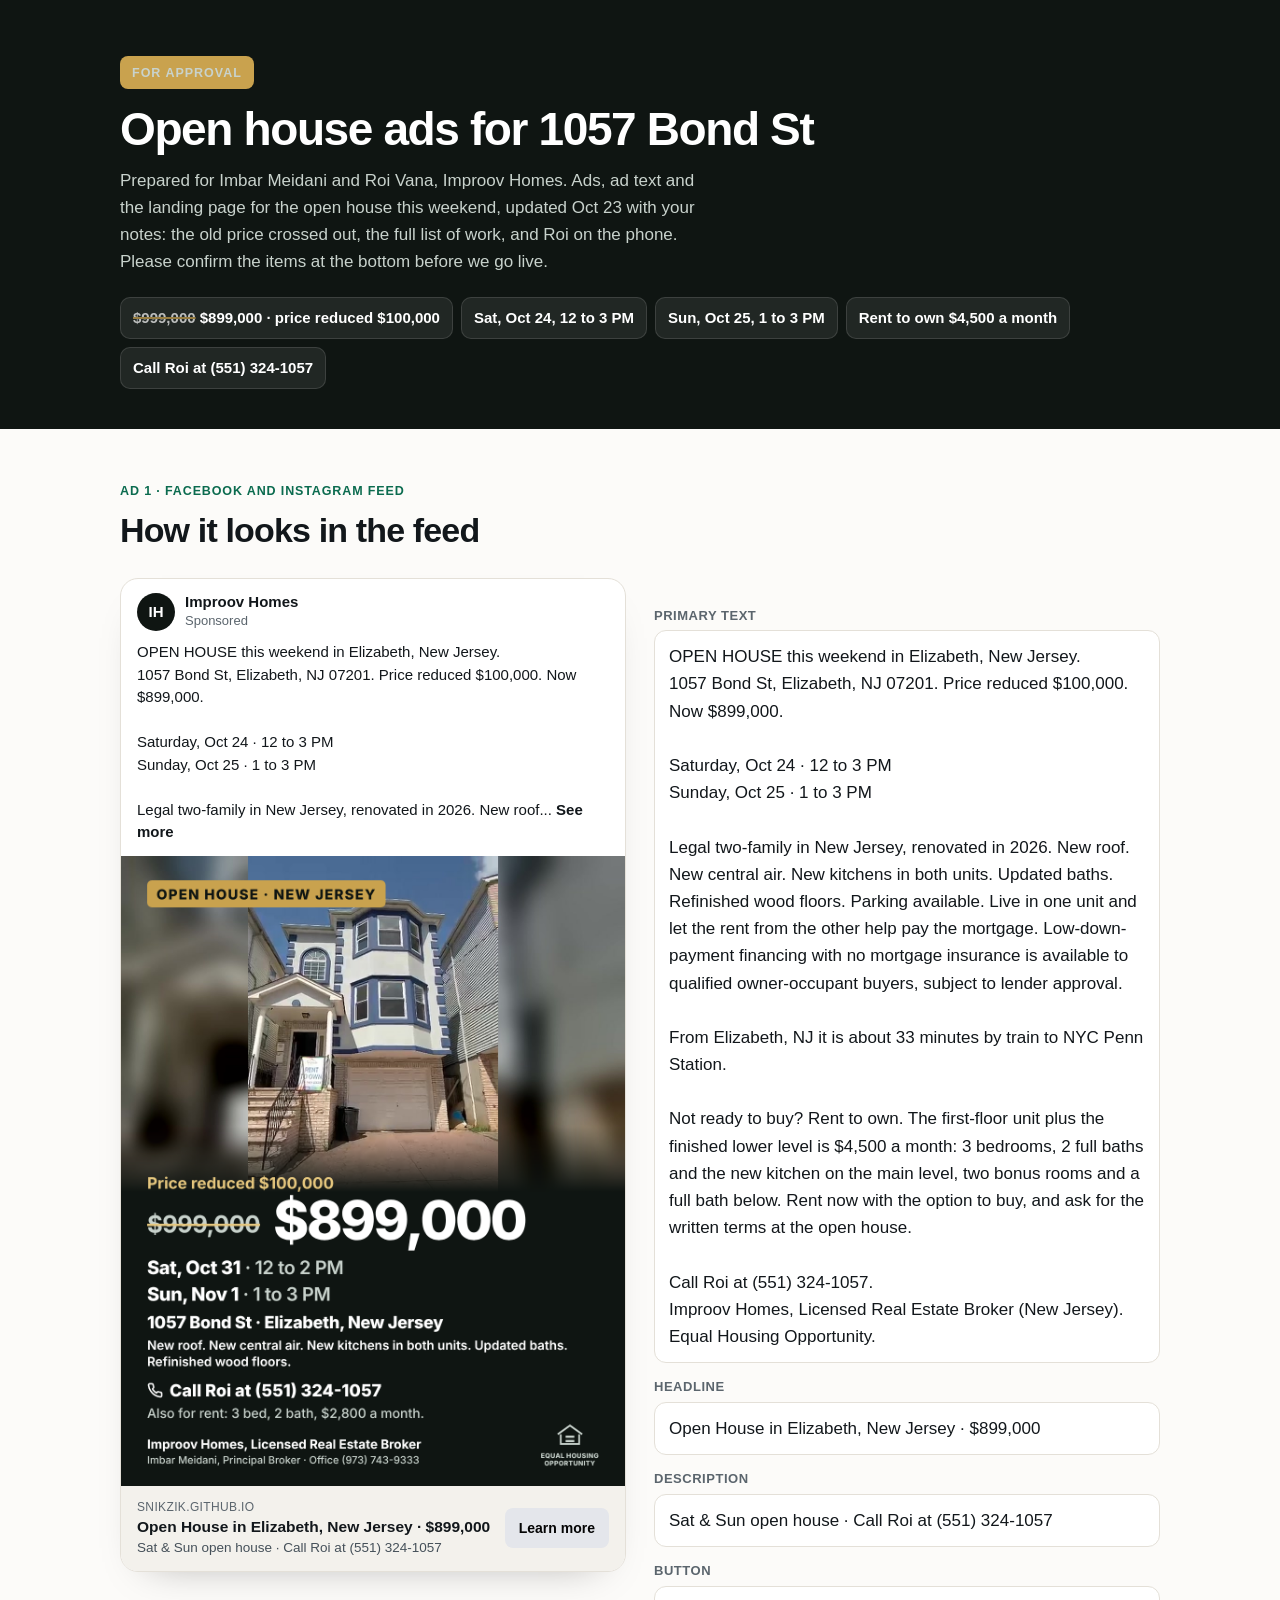
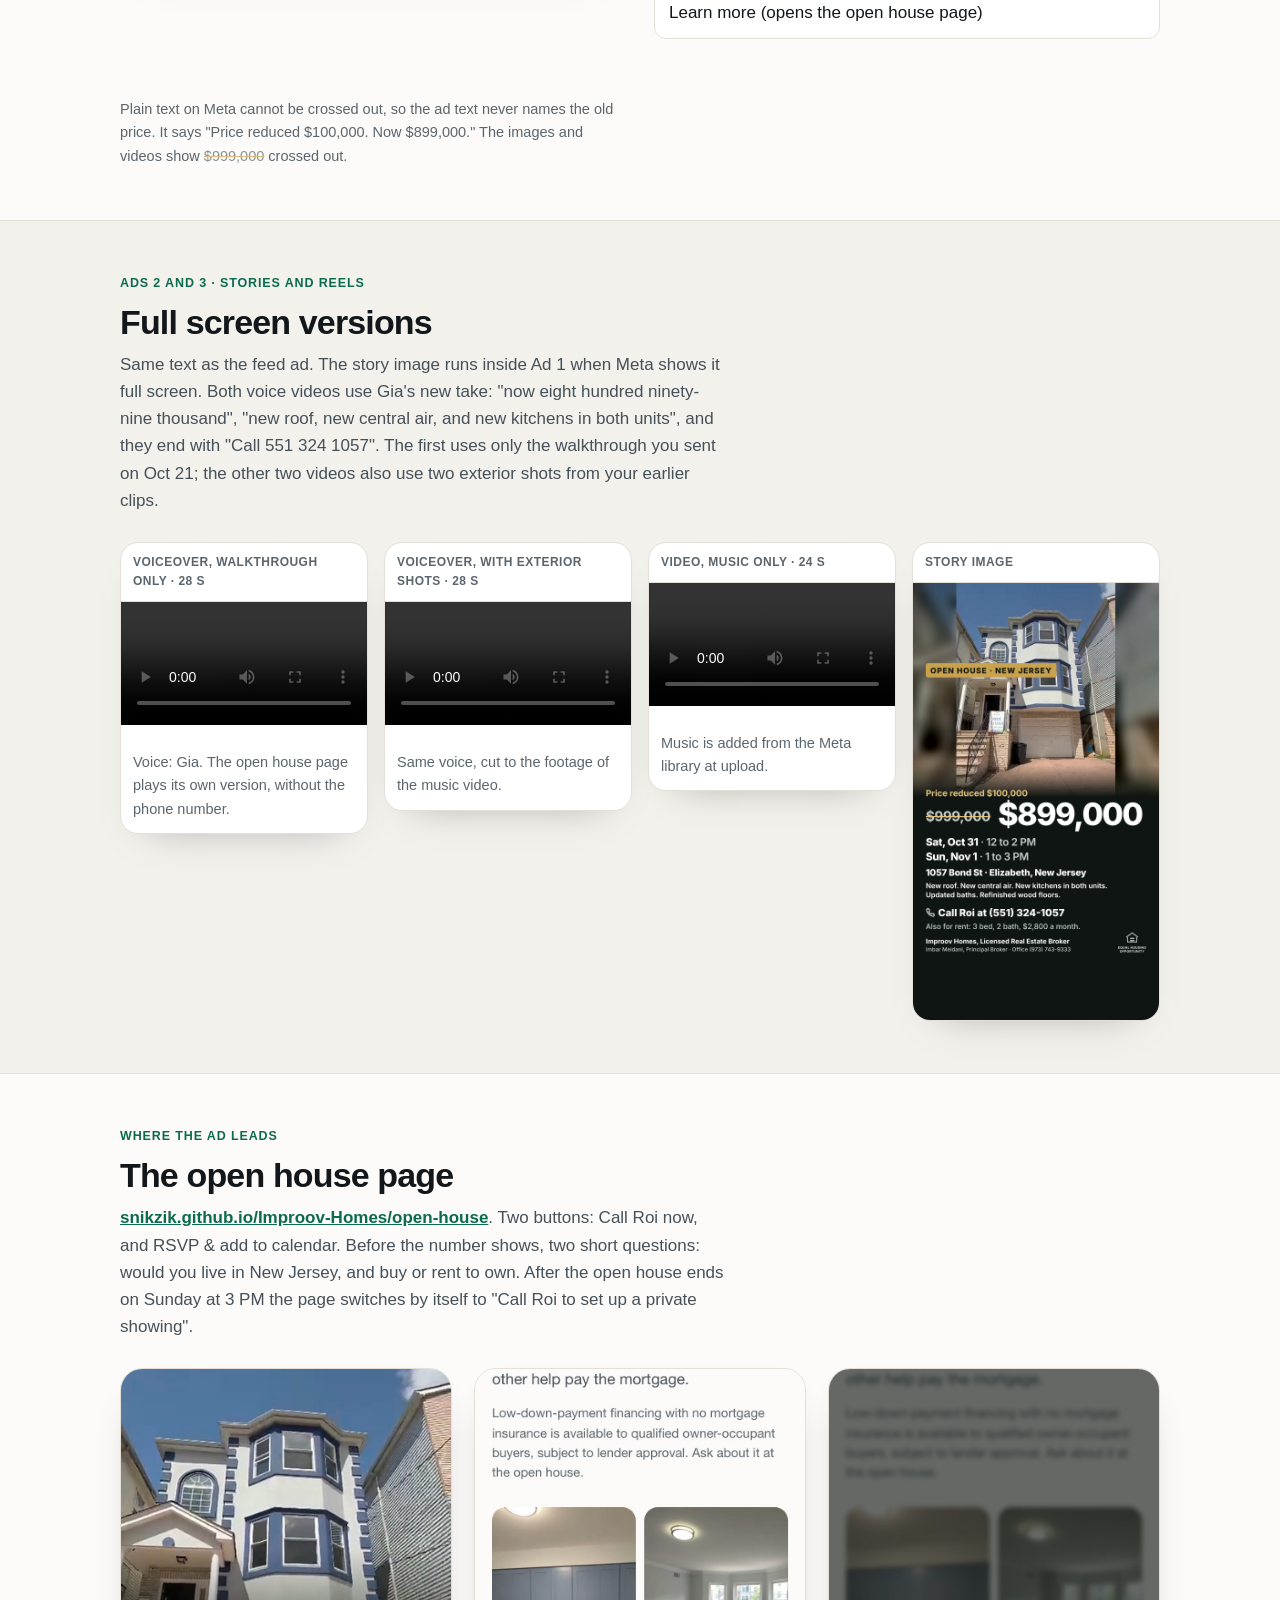
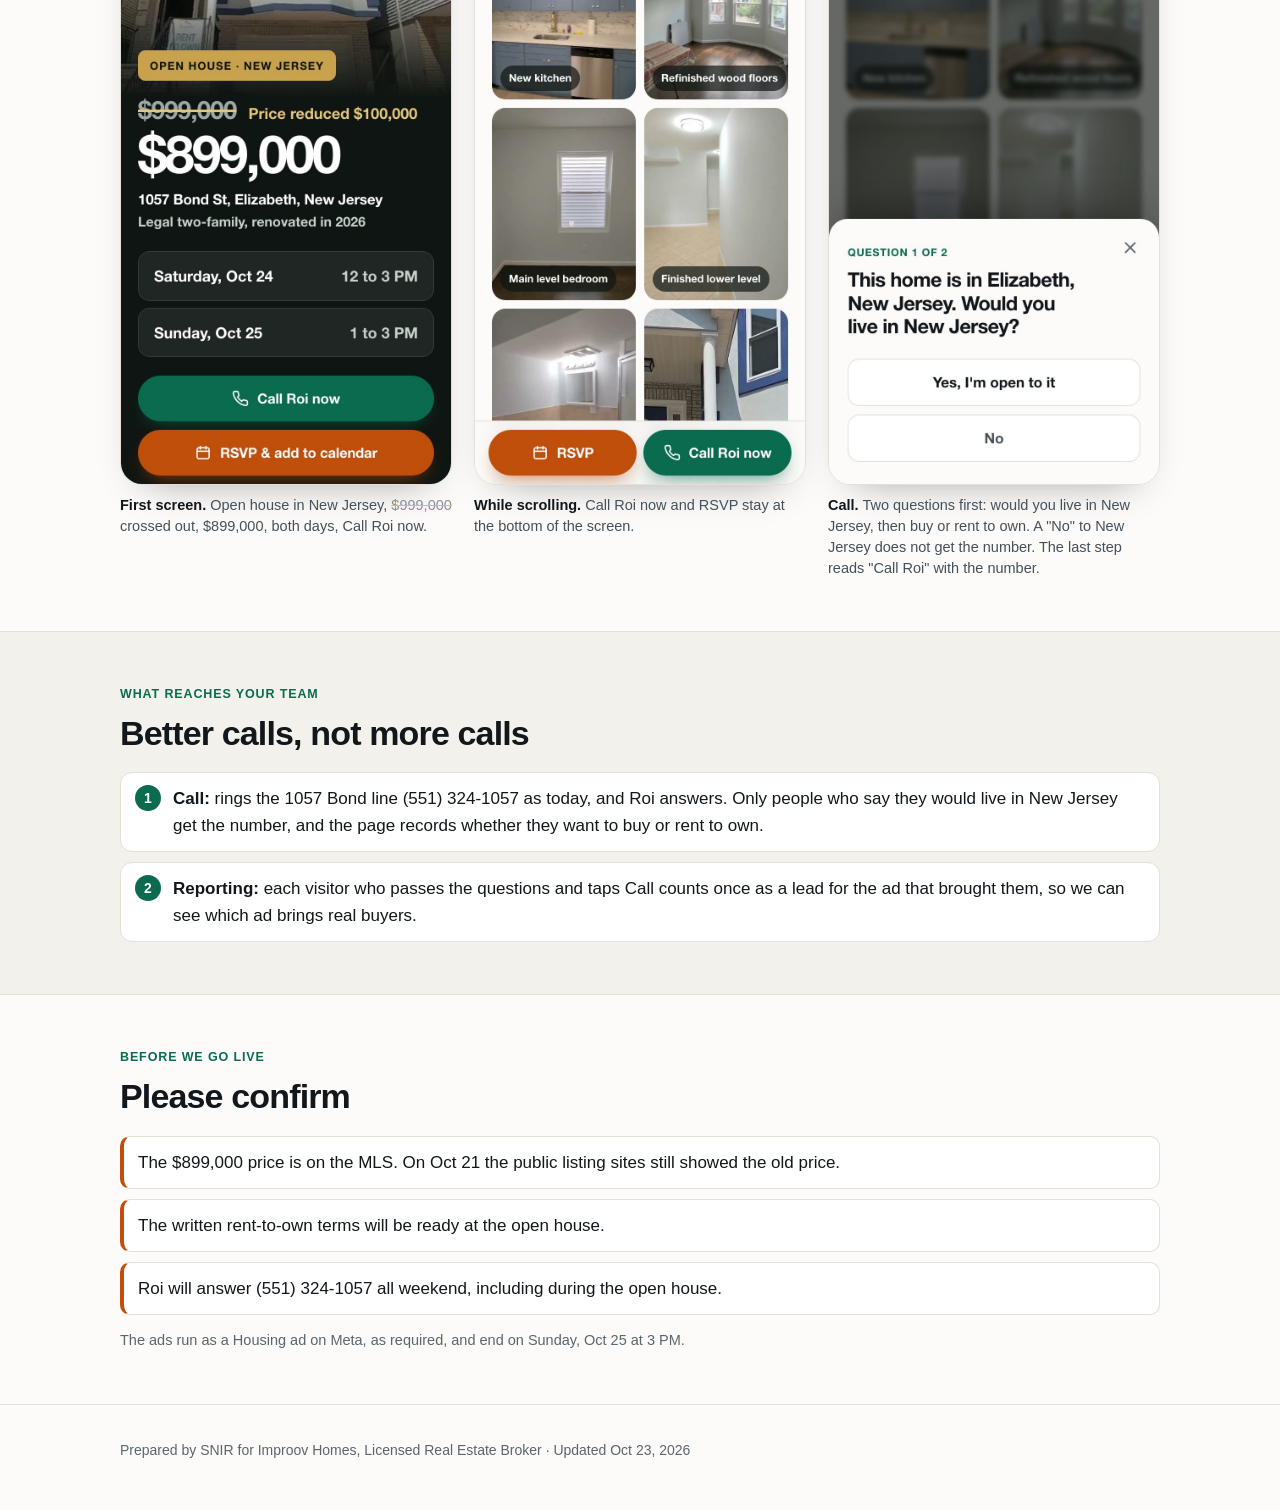
<file: ads/open-house/index.html>
<!DOCTYPE html>
<html lang="en">
<head>
<meta charset="utf-8">
<meta name="viewport" content="width=device-width, initial-scale=1, viewport-fit=cover">
<title>Open House Ads for Approval | 1057 Bond St</title>
<meta name="robots" content="noindex,nofollow">
<meta name="theme-color" content="#0F1512">
<style>
:root{
  --ink:#12171B; --ink-2:#455059; --ink-3:#5B656D;
  --paper:#FCFBF9; --paper-2:#F3F1EC; --line:#E4E0D8;
  --dark:#0F1512; --accent:#0B6B4F; --orange:#BF4F0A; --gold:#C9A24E;
  --sans:'Helvetica Neue',Helvetica,Arial,'Liberation Sans',sans-serif;
}
*,*::before,*::after{box-sizing:border-box}
html{-webkit-text-size-adjust:100%}
body{margin:0;background:var(--paper);color:var(--ink);font-family:var(--sans);font-size:17px;line-height:1.6;-webkit-font-smoothing:antialiased}
h1,h2,h3,p,ul,ol,figure{margin:0}
ul,ol{padding-left:1.2em}
img,video{display:block;max-width:100%;height:auto}
a{color:var(--accent);font-weight:600}
.wrap{width:100%;max-width:1080px;margin:0 auto;padding:0 20px}

.top{background:var(--dark);color:#fff;padding:44px 0 40px}
.pill{display:inline-block;background:var(--gold);color:var(--dark);font-weight:800;font-size:12.5px;letter-spacing:.08em;text-transform:uppercase;padding:7px 12px 6px;border-radius:8px}
.top h1{margin-top:16px;font-size:clamp(30px,7vw,46px);line-height:1.08;letter-spacing:-.03em}
.top p{margin-top:12px;color:#C8D2CC;max-width:62ch}
.facts{margin-top:22px;display:flex;flex-wrap:wrap;gap:8px;padding:0;list-style:none}
s.was{color:inherit;opacity:.7;text-decoration-thickness:.1em;text-decoration-color:var(--gold)}
.facts li{background:rgba(255,255,255,.08);border:1px solid rgba(255,255,255,.12);border-radius:10px;padding:8px 12px;font-size:15px;font-weight:600}

.sec{padding:52px 0;border-bottom:1px solid var(--line)}
.sec:nth-of-type(even){background:var(--paper-2)}
.eyebrow{font-size:12.5px;font-weight:700;letter-spacing:.07em;text-transform:uppercase;color:var(--accent);margin-bottom:10px}
.h2{font-size:clamp(25px,5.5vw,34px);line-height:1.12;letter-spacing:-.025em}
.lede{margin-top:10px;color:var(--ink-2);max-width:64ch}

.grid{margin-top:28px;display:grid;gap:28px}
.card{background:#fff;border:1px solid var(--line);border-radius:18px;overflow:hidden;box-shadow:0 18px 40px -28px rgba(0,0,0,.35)}
.card__label{padding:12px 16px;font-size:13px;font-weight:700;letter-spacing:.04em;text-transform:uppercase;color:var(--ink-3);border-bottom:1px solid var(--line)}
.card__body{padding:16px}
.card video,.card img{width:100%;background:#000}
.grid--4{grid-template-columns:repeat(2,1fr);gap:16px}
.grid--4 .card__label{font-size:12px;padding:10px 12px}
.grid--4 .card__body{padding:12px}

/* feed mock */
.fb{max-width:520px}
.fb__head{display:flex;align-items:center;gap:10px;padding:14px 16px 10px}
.fb__logo{width:38px;height:38px;border-radius:50%;background:var(--dark);color:#fff;display:grid;place-items:center;font-weight:800;font-size:15px}
.fb__name{font-weight:700;font-size:15px;line-height:1.2}
.fb__sp{font-size:13px;color:var(--ink-3)}
.fb__text{padding:0 16px 12px;font-size:15px;line-height:1.5;white-space:pre-line}
.fb__bar{display:flex;align-items:center;justify-content:space-between;gap:12px;padding:12px 16px;background:var(--paper-2)}
.fb__url{font-size:12px;color:var(--ink-3);text-transform:uppercase;letter-spacing:.03em}
.fb__hl{font-weight:700;font-size:15.5px;line-height:1.3}
.fb__desc{font-size:13.5px;color:var(--ink-2)}
.fb__cta{flex:none;background:#E4E6EB;color:#050505;font-weight:700;font-size:14px;border-radius:8px;padding:9px 14px}

.copy{margin-top:28px;display:grid;gap:14px}
.copy dt{font-size:13px;font-weight:700;letter-spacing:.04em;text-transform:uppercase;color:var(--ink-3)}
.copy dd{margin:4px 0 0;background:#fff;border:1px solid var(--line);border-radius:12px;padding:12px 14px;white-space:pre-line}

.phones{margin-top:28px;display:grid;gap:22px;grid-template-columns:repeat(2,1fr)}
.phone figcaption{margin-top:10px;font-size:14.5px;color:var(--ink-2);line-height:1.45}
.phone figcaption b{color:var(--ink)}
.phone img{border-radius:22px;border:1px solid var(--line);box-shadow:0 18px 40px -26px rgba(0,0,0,.45)}

.steps{margin-top:20px;display:grid;gap:10px;padding:0;list-style:none;counter-reset:s}
.steps li{counter-increment:s;position:relative;padding:12px 14px 12px 52px;background:#fff;border:1px solid var(--line);border-radius:12px}
.steps li::before{content:counter(s);position:absolute;left:14px;top:12px;width:26px;height:26px;border-radius:50%;background:var(--accent);color:#fff;font-weight:700;font-size:14px;display:grid;place-items:center}
.check{margin-top:20px;display:grid;gap:10px;padding:0;list-style:none}
.check li{padding:12px 14px;background:#fff;border:1px solid var(--line);border-left:4px solid var(--orange);border-radius:10px}
.note{margin-top:14px;font-size:14.5px;color:var(--ink-3)}
.foot{padding:34px 0 48px;font-size:14px;color:var(--ink-3)}

@media (min-width:760px){
  .grid--3{grid-template-columns:1.25fr 1fr 1fr;align-items:start}
  .grid--4{grid-template-columns:repeat(4,1fr);align-items:start}
  .grid--2{grid-template-columns:1fr 1fr;align-items:start}
  .phones{grid-template-columns:repeat(3,1fr)}
}
</style>
</head>
<body>

<header class="top">
  <div class="wrap">
    <p class="pill">For approval</p>
    <h1>Open house ads for 1057 Bond St</h1>
    <p>Prepared for Imbar Meidani and Roi Vana, Improov Homes. Ads, ad text and the landing page for the open house this weekend, updated Oct 23 with your notes: the old price crossed out, the full list of work, and Roi on the phone. Please confirm the items at the bottom before we go live.</p>
    <ul class="facts">
      <li><s class="was">$999,000</s> $899,000 · price reduced $100,000</li>
      <li>Sat, Oct 24, 12 to 3 PM</li>
      <li>Sun, Oct 25, 1 to 3 PM</li>
      <li>Rent to own $4,500 a month</li>
      <li>Call Roi at (551) 324-1057</li>
    </ul>
  </div>
</header>

<main>

<!-- ============ 1. FEED ============ -->
<section class="sec">
  <div class="wrap">
    <p class="eyebrow">Ad 1 · Facebook and Instagram feed</p>
    <h2 class="h2">How it looks in the feed</h2>
    <div class="grid grid--2">
      <div class="card fb">
        <div class="fb__head">
          <span class="fb__logo" aria-hidden="true">IH</span>
          <div><p class="fb__name">Improov Homes</p><p class="fb__sp">Sponsored</p></div>
        </div>
        <p class="fb__text">OPEN HOUSE this weekend in Elizabeth, New Jersey.
1057 Bond St, Elizabeth, NJ 07201. Price reduced $100,000. Now $899,000.

Saturday, Oct 24 · 12 to 3 PM
Sunday, Oct 25 · 1 to 3 PM

Legal two-family in New Jersey, renovated in 2026. New roof... <b>See more</b></p>
        <img src="open-house_feed-4x5.png" alt="Feed ad: open house, the old price crossed out, now $899,000, the work list, Saturday and Sunday times, Call Roi" width="1080" height="1350" loading="lazy">
        <div class="fb__bar">
          <div><p class="fb__url">snikzik.github.io</p><p class="fb__hl">Open House in Elizabeth, New Jersey · $899,000</p><p class="fb__desc">Sat &amp; Sun open house · Call Roi at (551) 324-1057</p></div>
          <span class="fb__cta">Learn more</span>
        </div>
      </div>
      <dl class="copy">
        <div><dt>Primary text</dt><dd>OPEN HOUSE this weekend in Elizabeth, New Jersey.
1057 Bond St, Elizabeth, NJ 07201. Price reduced $100,000. Now $899,000.

Saturday, Oct 24 · 12 to 3 PM
Sunday, Oct 25 · 1 to 3 PM

Legal two-family in New Jersey, renovated in 2026. New roof. New central air. New kitchens in both units. Updated baths. Refinished wood floors. Parking available. Live in one unit and let the rent from the other help pay the mortgage. Low-down-payment financing with no mortgage insurance is available to qualified owner-occupant buyers, subject to lender approval.

From Elizabeth, NJ it is about 33 minutes by train to NYC Penn Station.

Not ready to buy? Rent to own. The first-floor unit plus the finished lower level is $4,500 a month: 3 bedrooms, 2 full baths and the new kitchen on the main level, two bonus rooms and a full bath below. Rent now with the option to buy, and ask for the written terms at the open house.

Call Roi at (551) 324-1057.
Improov Homes, Licensed Real Estate Broker (New Jersey). Equal Housing Opportunity.</dd></div>
        <div><dt>Headline</dt><dd>Open House in Elizabeth, New Jersey · $899,000</dd></div>
        <div><dt>Description</dt><dd>Sat &amp; Sun open house · Call Roi at (551) 324-1057</dd></div>
        <div><dt>Button</dt><dd>Learn more (opens the open house page)</dd></div>
      </dl>
      <p class="note">Plain text on Meta cannot be crossed out, so the ad text never names the old price. It says "Price reduced $100,000. Now $899,000." The images and videos show <s class="was" style="color:var(--ink-3)">$999,000</s> crossed out.</p>
    </div>
  </div>
</section>

<!-- ============ 2. STORIES AND REELS ============ -->
<section class="sec">
  <div class="wrap">
    <p class="eyebrow">Ads 2 and 3 · Stories and Reels</p>
    <h2 class="h2">Full screen versions</h2>
    <p class="lede">Same text as the feed ad. The story image runs inside Ad 1 when Meta shows it full screen. Both voice videos use Gia's new take: "now eight hundred ninety-nine thousand", "new roof, new central air, and new kitchens in both units", and they end with "Call 551 324 1057". The first uses only the walkthrough you sent on Oct 21; the other two videos also use two exterior shots from your earlier clips.</p>
    <div class="grid grid--4">
      <div class="card">
        <p class="card__label">Voiceover, walkthrough only · 28 s</p>
        <video src="../open-house-vo/open-house-vo_reel-9x16.mp4" controls playsinline preload="metadata" width="1080" height="1920"></video>
        <div class="card__body"><p class="note">Voice: Gia. The open house page plays its own version, without the phone number.</p></div>
      </div>
      <div class="card">
        <p class="card__label">Voiceover, with exterior shots · 28 s</p>
        <video src="open-house_reel-9x16_gia.mp4" controls playsinline preload="metadata" width="1080" height="1920"></video>
        <div class="card__body"><p class="note">Same voice, cut to the footage of the music video.</p></div>
      </div>
      <div class="card">
        <p class="card__label">Video, music only · 24 s</p>
        <video src="open-house_reel-9x16.mp4" controls playsinline preload="metadata" width="1080" height="1920"></video>
        <div class="card__body"><p class="note">Music is added from the Meta library at upload.</p></div>
      </div>
      <div class="card">
        <p class="card__label">Story image</p>
        <img src="open-house_story-9x16.png" alt="Story ad: open house, the old price crossed out, now $899,000, the work list, Saturday and Sunday times, Call Roi" width="1080" height="1920" loading="lazy">
      </div>
    </div>
  </div>
</section>

<!-- ============ 3. LANDING PAGE ============ -->
<section class="sec">
  <div class="wrap">
    <p class="eyebrow">Where the ad leads</p>
    <h2 class="h2">The open house page</h2>
    <p class="lede"><a href="https://snikzik.github.io/Improov-Homes/open-house/" target="_blank" rel="noopener">snikzik.github.io/Improov-Homes/open-house</a>. Two buttons: Call Roi now, and RSVP &amp; add to calendar. Before the number shows, two short questions: would you live in New Jersey, and buy or rent to own. After the open house ends on Sunday at 3 PM the page switches by itself to "Call Roi to set up a private showing".</p>
    <div class="phones">
      <figure class="phone"><img src="review/lp-hero.jpg" alt="Top of the open house page on a phone" width="390" height="844" loading="lazy"><figcaption><b>First screen.</b> Open house in New Jersey, <s class="was" style="color:var(--ink-3)">$999,000</s> crossed out, $899,000, both days, Call Roi now.</figcaption></figure>
      <figure class="phone"><img src="review/lp-sticky.jpg" alt="Call button fixed at the bottom of the screen" width="390" height="844" loading="lazy"><figcaption><b>While scrolling.</b> Call Roi now and RSVP stay at the bottom of the screen.</figcaption></figure>
      <figure class="phone"><img src="review/lp-call.jpg" alt="Call window asking if you would live in New Jersey" width="390" height="844" loading="lazy"><figcaption><b>Call.</b> Two questions first: would you live in New Jersey, then buy or rent to own. A "No" to New Jersey does not get the number. The last step reads "Call Roi" with the number.</figcaption></figure>
    </div>
  </div>
</section>

<!-- ============ 4. WHAT YOU GET ============ -->
<section class="sec">
  <div class="wrap">
    <p class="eyebrow">What reaches your team</p>
    <h2 class="h2">Better calls, not more calls</h2>
    <ol class="steps">
      <li><b>Call:</b> rings the 1057 Bond line (551) 324-1057 as today, and Roi answers. Only people who say they would live in New Jersey get the number, and the page records whether they want to buy or rent to own.</li>
      <li><b>Reporting:</b> each visitor who passes the questions and taps Call counts once as a lead for the ad that brought them, so we can see which ad brings real buyers.</li>
    </ol>
  </div>
</section>

<!-- ============ 5. CONFIRM ============ -->
<section class="sec">
  <div class="wrap">
    <p class="eyebrow">Before we go live</p>
    <h2 class="h2">Please confirm</h2>
    <ul class="check">
      <li>The $899,000 price is on the MLS. On Oct 21 the public listing sites still showed the old price.</li>
      <li>The written rent-to-own terms will be ready at the open house.</li>
      <li>Roi will answer (551) 324-1057 all weekend, including during the open house.</li>
    </ul>
    <p class="note">The ads run as a Housing ad on Meta, as required, and end on Sunday, Oct 25 at 3 PM.</p>
  </div>
</section>

</main>

<footer class="foot">
  <div class="wrap">Prepared by SNIR for Improov Homes, Licensed Real Estate Broker · Updated Oct 23, 2026</div>
</footer>

</body>
</html>
</file>
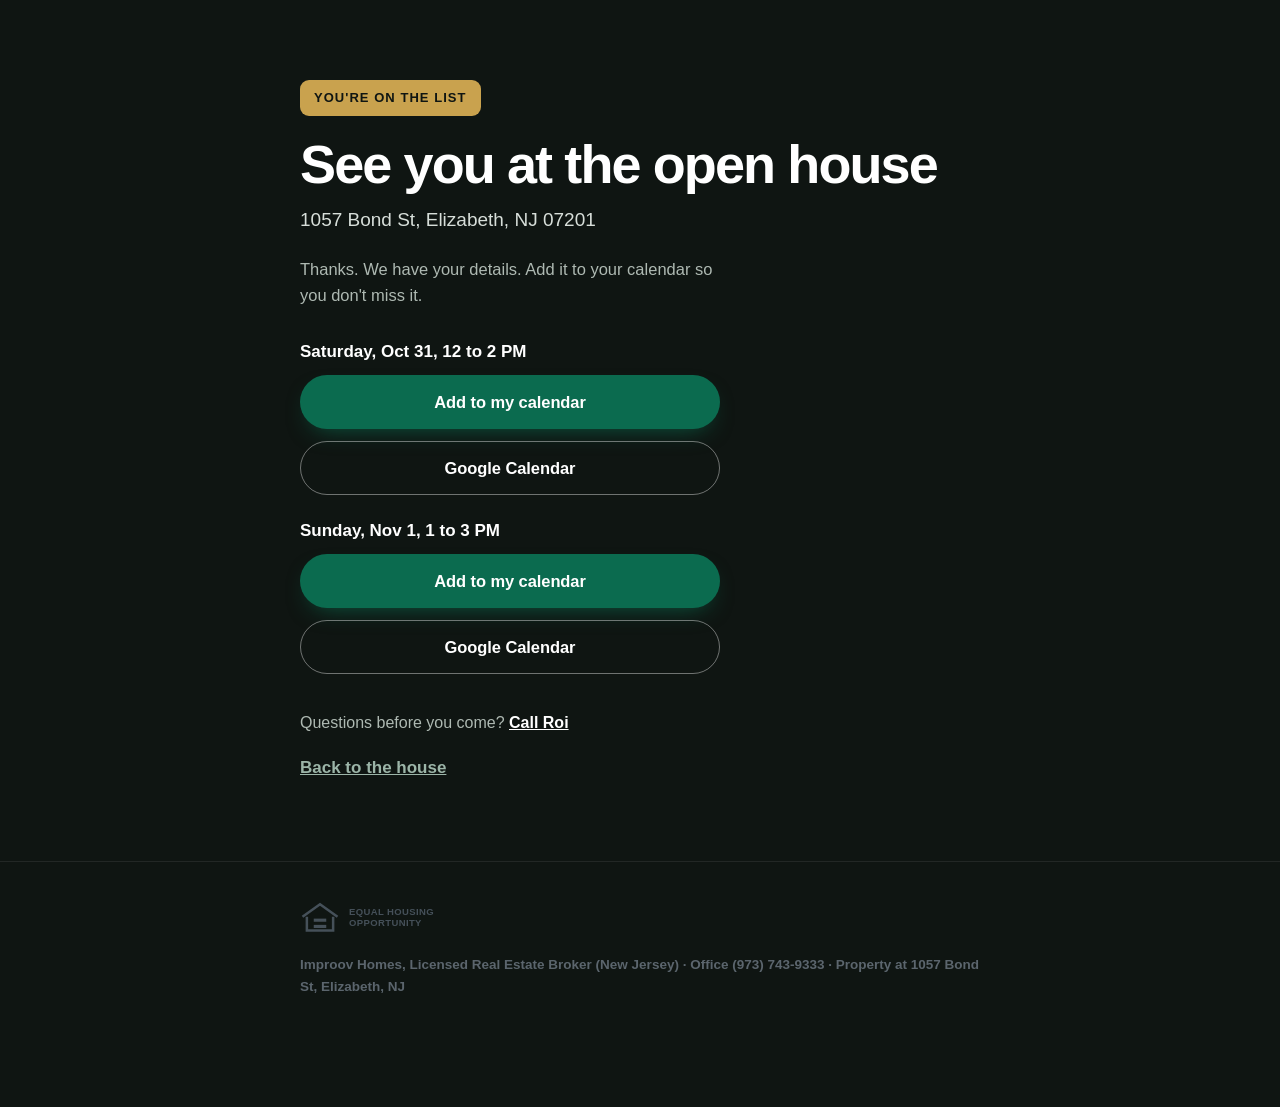
<file: open-house/thanks.html>
<!DOCTYPE html>
<html lang="en">
<head>
<meta charset="utf-8">
<meta name="viewport" content="width=device-width, initial-scale=1, viewport-fit=cover">
<meta name="format-detection" content="telephone=no">
<script>
/* GHL may load this page inside the form's iframe; lift it to the full window first */
if (window.top !== window.self) { try { window.top.location.replace(window.location.href); } catch (e) { /* cross origin, stay framed */ } }
</script>

<!-- Meta Pixel Code (top window only, so a framed copy never double counts) -->
<script>
if (window.top === window.self) {
!function(f,b,e,v,n,t,s)
{if(f.fbq)return;n=f.fbq=function(){n.callMethod?
n.callMethod.apply(n,arguments):n.queue.push(arguments)};
if(!f._fbq)f._fbq=n;n.push=n;n.loaded=!0;n.version='2.0';
n.queue=[];t=b.createElement(e);t.async=!0;
t.src=v;s=b.getElementsByTagName(e)[0];
s.parentNode.insertBefore(t,s)}(window,document,'script',
'https://connect.facebook.net/en_US/fbevents.js');
fbq('init', '309890672012145');
fbq('track', 'PageView');
}
</script>
<noscript><img height="1" width="1" style="display:none"
src="https://www.facebook.com/tr?id=309890672012145&ev=PageView&noscript=1"
/></noscript>
<!-- End Meta Pixel Code -->
<title>You're on the list | Open House at 1057 Bond St | Improov Homes</title>
<meta name="robots" content="noindex,nofollow">
<meta name="theme-color" content="#0F1512">
<link rel="stylesheet" href="oh.css">
<style>
body{padding-bottom:0}
.thx{min-height:100svh;display:flex;flex-direction:column;background:var(--dark);color:#fff}
.thx__body{flex:1;display:flex;flex-direction:column;justify-content:center;padding-top:56px;padding-bottom:48px}
.thx h1{margin-top:20px;font-size:clamp(34px,9vw,54px);font-weight:700;line-height:1.05;letter-spacing:-.035em;text-wrap:balance}
.thx__when{margin-top:14px;font-size:19px;line-height:1.5;color:#D7DED9}
.thx__note{margin-top:22px;font-size:16.5px;line-height:1.55;color:#AEB9B2;max-width:46ch}
.thx__cal{margin-top:30px;display:grid;gap:12px;max-width:420px}
.thx__cal .btn{width:100%}
.thx__both{margin-top:30px;display:grid;gap:22px;max-width:420px}
.thx__both p{font-weight:700;margin-bottom:10px}
.thx__both .thx__cal{margin-top:0}
.thx__ask{margin-top:36px;font-size:16px;color:#AEB9B2}
.thx__ask a{color:#fff;font-weight:700;white-space:nowrap}
.thx__back{display:inline-block;margin-top:18px;color:#9CB5A8;font-weight:600}
.thx .foot{background:var(--dark);border-top:1px solid rgba(255,255,255,.08);color:#8E9A93}
@media (min-width:900px){.thx__body{padding-top:80px;padding-bottom:80px}}
</style>
</head>
<body>

<div class="thx">
  <main class="thx__body wrap wrap--narrow">
    <p class="pill">You're on the list</p>
    <h1 data-thx-title>See you at the open house</h1>
    <p class="thx__when" data-thx-when>1057 Bond St, Elizabeth, NJ 07201</p>
    <p class="thx__note">Thanks. We have your details. Add it to your calendar so you don't miss it.</p>

    <!-- one day picked: one pair of buttons -->
    <div class="thx__cal" data-thx-one hidden>
      <a class="btn btn--call" href="#" data-cal-primary></a>
      <a class="btn btn--ghostLight" href="#" data-cal-secondary></a>
    </div>

    <!-- no day remembered (private browsing): both days -->
    <div class="thx__both" data-thx-both hidden>
      <div><p>Saturday, Oct 31, 12 to 2 PM</p><div class="thx__cal" data-both="sat"></div></div>
      <div><p>Sunday, Nov 1, 1 to 3 PM</p><div class="thx__cal" data-both="sun"></div></div>
    </div>

    <p class="thx__ask">Questions before you come? <a href="./#call" data-ask="call">Call Roi</a></p>
    <a class="thx__back" href="./">Back to the house</a>
  </main>

  <footer class="foot">
    <div class="wrap wrap--narrow">
      <div class="foot__row">
        <span class="eho" role="img" aria-label="Equal Housing Opportunity">
          <svg viewBox="0 0 64 64" width="40" height="40" aria-hidden="true"><path d="M4 30 32 10l28 20" fill="none" stroke="currentColor" stroke-width="4"/><path d="M11 30v22h42V30" fill="none" stroke="currentColor" stroke-width="4"/><rect x="22" y="33" width="20" height="5" fill="currentColor"/><rect x="22" y="43" width="20" height="5" fill="currentColor"/></svg>
          <span class="eho__t">Equal Housing<br>Opportunity</span>
        </span>
        <p class="foot__brand">Improov Homes, Licensed Real Estate Broker (New Jersey) &middot; Office (973) 743-9333 &middot; Property at 1057 Bond St, Elizabeth, NJ</p>
      </div>
    </div>
  </footer>
</div>

<script>
/* ============================================================
   Thank you page after the GHL RSVP form. The day comes from the
   popup (sessionStorage "oh_day"). Calendar links for each day are below.
   ============================================================ */
const DAYS = {
  sat: { title: 'See you Saturday, Oct 31', when: '12 to 2 PM at 1057 Bond St, Elizabeth, NJ 07201',
         ics: 'open-house-sat.ics', start: '20261031T120000', end: '20261031T140000', label: 'Saturday, Oct 31, 12 to 2 PM' },
  sun: { title: 'See you Sunday, Nov 1', when: '1 to 3 PM at 1057 Bond St, Elizabeth, NJ 07201',
         ics: 'open-house-sun.ics', start: '20261101T130000', end: '20261101T150000', label: 'Sunday, Nov 1, 1 to 3 PM' }
};
const PAGE_ID = 'bond-street-1057-open-house';
const OH_URL = 'https://snikzik.github.io/Improov-Homes/open-house/';
const read = k => { try { return sessionStorage.getItem(k); } catch (e) { return null; } };
const write = (k, v) => { try { sessionStorage.setItem(k, v); } catch (e) { /* private mode */ } };
const track = (event, params = {}) => {
  try {
    window.dataLayer = window.dataLayer || [];
    window.dataLayer.push({ event, page: PAGE_ID, ...params });
    if (typeof window.gtag === 'function') window.gtag('event', event, params);
    if (typeof window.fbq === 'function') window.fbq('trackCustom', event, params);
    if (/[?&]lp_debug=1(&|$)/.test(location.search)) console.log('[track]', event, params);
  } catch (e) { /* tracking must never break the page */ }
};
const google = d => 'https://calendar.google.com/calendar/render?action=TEMPLATE'
  + '&text=' + encodeURIComponent('Open house at 1057 Bond St, Elizabeth NJ')
  + '&dates=' + d.start + '/' + d.end + '&ctz=America/New_York'
  + '&location=' + encodeURIComponent('1057 Bond St, Elizabeth, NJ 07201')
  + '&details=' + encodeURIComponent(d.label + '. Legal two family, renovated in 2026, now $899,000. Questions? Call Roi from the open house page: ' + OH_URL + '#call');
const android = /android/i.test(navigator.userAgent);
const calButtons = (d, day) => {
  // Android opens Google Calendar; iPhone, Mac and Outlook take the .ics file
  const g = { href: google(d), text: 'Add to Google Calendar', kind: 'google', blank: true };
  const i = { href: d.ics, text: android ? 'Apple or Outlook calendar' : 'Add to my calendar', kind: 'ics', blank: false };
  return android ? [g, i] : [i, { ...g, text: 'Google Calendar' }];
};
const wire = (a, b, day) => {
  a.href = b.href; a.textContent = b.text;
  if (b.blank) { a.target = '_blank'; a.rel = 'noopener'; }
  a.addEventListener('click', () => track('CalendarAdd', { day, via: b.kind }));
};

if (window.top === window.self) {
  const day = read('oh_day');
  const d = DAYS[day];
  if (d) {
    document.querySelector('[data-thx-title]').textContent = d.title;
    document.querySelector('[data-thx-when]').textContent = d.when;
    const [p, s] = calButtons(d, day);
    wire(document.querySelector('[data-cal-primary]'), p, day);
    wire(document.querySelector('[data-cal-secondary]'), s, day);
    document.querySelector('[data-thx-one]').hidden = false;
  } else {
    document.querySelectorAll('[data-both]').forEach(box => {
      const k = box.dataset.both;
      calButtons(DAYS[k], k).forEach((b, n) => {
        const a = document.createElement('a');
        a.className = 'btn ' + (n ? 'btn--ghostLight' : 'btn--call');
        wire(a, b, k); box.appendChild(a);
      });
    });
    document.querySelector('[data-thx-both]').hidden = false;
  }
  // the ad's UTM tags, saved by the popup when the day was picked
  let utm = {};
  try { utm = JSON.parse(read('oh_utm') || '{}') || {}; } catch (e) { utm = {}; }
  // count each RSVP once, even if the page is reloaded (Meta 'Lead', the event the campaign optimizes for).
  // Only after a real RSVP: a day picked in the popup, or arriving straight from the GHL form.
  const cameFromForm = !!day || /leadconnectorhq\.com|msgsndr\.com/.test(document.referrer || '');
  if (cameFromForm && !read('oh_booked')) {
    write('oh_booked', '1');
    const params = { day: day || 'unknown', location: read('oh_loc') || 'unknown', ...utm };
    track('RSVPBooked', params);
    try { if (typeof window.fbq === 'function') window.fbq('track', 'Lead', { lead_type: 'rsvp', content_name: '1057 Bond open house', ...params }); } catch (e) { /* ignore */ }
  }
  // "Call Roi" goes back to the open house page and opens the call questions there;
  // the call Lead is counted on that page, on the real tap to call
  document.querySelector('[data-ask]').addEventListener('click', () => {
    track('CallLinkClick', { location: 'thanks', ...utm });
  });
}
</script>
</body>
</html>
</file>
<file: styles.css>
/* ============================================================
   1057 Bond Street — Improov Homes
   Call-only landing page. No forms, no nav, no outbound links.
   ============================================================ */

:root{
  --ink:#12171B;
  --ink-2:#455059;
  --ink-3:#7C868E;
  --paper:#FCFBF9;
  --paper-2:#F3F1EC;
  --line:#E4E0D8;
  --dark:#0F1512;
  --dark-2:#1A231E;
  --accent:#0B6B4F;
  --accent-2:#08543E;
  --gold:#A8823C;
  --white:#fff;
  --r:16px;
  --r-lg:22px;
  --shadow:0 1px 2px rgba(18,23,27,.04), 0 12px 32px -12px rgba(18,23,27,.14);
  --shadow-lg:0 2px 4px rgba(18,23,27,.05), 0 28px 60px -22px rgba(18,23,27,.28);
  --sticky-h:76px;
  /* Type: one grotesque, no webfonts. Helvetica Neue on Apple, Arial elsewhere —
     flat terminals, tight apertures, nothing rounded. */
  --sans:'Helvetica Neue',Helvetica,Arial,'Liberation Sans',sans-serif;
  --display:'Helvetica Neue',Helvetica,Arial,'Liberation Sans',sans-serif;
}

*,*::before,*::after{box-sizing:border-box}
html{-webkit-text-size-adjust:100%}
body{
  margin:0;
  background:var(--paper);
  color:var(--ink);
  font-family:var(--sans);
  font-size:17px;
  line-height:1.62;
  letter-spacing:-.005em;
  -webkit-font-smoothing:antialiased;
  padding-bottom:calc(var(--sticky-h) + env(safe-area-inset-bottom));
}
img,video{display:block;max-width:100%}
h1,h2,h3,p,ul{margin:0}
ul{padding:0;list-style:none}

/* ---------- layout ---------- */
.wrap{width:100%;max-width:1120px;margin:0 auto;padding:0 20px}
.wrap--narrow{max-width:720px}
.sec{padding:64px 0}
.sec--alt{background:var(--paper-2)}
.sec--dark{background:var(--dark);color:var(--white)}
.sec--dark .eyebrow{color:#9CB5A8}
.sec--dark .lede{color:#C8D2CC}
.sec--final{background:var(--dark);color:var(--white);padding:72px 0 80px}
.sec--final .lede{color:#C8D2CC}
.center{text-align:center}

/* ---------- type ---------- */
.eyebrow{
  display:flex;align-items:center;gap:10px;
  font-size:12.5px;font-weight:600;letter-spacing:.06em;text-transform:uppercase;
  color:var(--ink-3);margin-bottom:16px
}
.center .eyebrow{justify-content:center}
.h2{
  font-family:var(--display);
  font-weight:700;
  font-size:clamp(31px,7vw,48px);
  line-height:1.05;
  letter-spacing:-.032em;
}
.h2--xl{font-size:clamp(34px,7.8vw,54px)}
.lede{margin-top:16px;font-size:clamp(16px,4vw,19px);color:var(--ink-2);max-width:56ch}
.center .lede{margin-left:auto;margin-right:auto}
.role{margin-top:6px;font-size:15px;font-weight:600;letter-spacing:.01em;color:var(--ink-3)}
.disclosure{margin-top:26px;font-size:12.5px;line-height:1.55;color:var(--ink-3);max-width:70ch}
.sr{position:absolute;width:1px;height:1px;overflow:hidden;clip:rect(0 0 0 0);clip-path:inset(50%);white-space:nowrap}

/* ---------- price cut: the old price struck through, then the new one ----------
   Client rule: $999,000 never appears without the strikethrough. */
s.was{
  color:var(--ink-3);font-weight:600;font-size:.62em;letter-spacing:-.015em;white-space:nowrap;
  text-decoration:line-through;text-decoration-thickness:max(2px,.09em);text-decoration-color:currentColor;
  margin-right:.1em
}
.now{white-space:nowrap}

/* ---------- buttons ---------- */
.btn{
  display:inline-flex;align-items:center;justify-content:center;gap:10px;
  min-height:56px;padding:0 26px;border:0;border-radius:999px;
  font-family:var(--sans);font-size:16px;font-weight:600;letter-spacing:.01em;
  text-decoration:none;cursor:pointer;
  transition:transform .16s ease, box-shadow .16s ease, background-color .16s ease;
}
.btn--call{background:var(--accent);color:#fff;box-shadow:0 10px 24px -12px rgba(11,107,79,.9)}
.btn--call:hover{background:var(--accent-2);transform:translateY(-1px)}
.btn--call:active{transform:translateY(0)}
.btn--lg{min-height:62px;font-size:17px;padding:0 32px}
.btn--block{width:100%}
.btn--onDark{background:#fff;color:var(--dark);box-shadow:0 10px 30px -14px rgba(0,0,0,.9)}
.btn--onDark:hover{background:#F0EFEA}
.btn__ico{display:inline-flex}
.sec .btn{display:flex;width:fit-content;margin:30px auto 0}

:where(a,button):focus-visible{outline:3px solid var(--gold);outline-offset:3px}

/* ---------- hero ---------- */
.hero{position:relative;background:var(--dark)}
.hero__media{
  position:relative;width:100%;
  display:flex;flex-direction:column;align-items:center;gap:14px;
  padding:clamp(16px,4vw,26px) 20px clamp(22px,5vw,34px);
  background:radial-gradient(120% 80% at 50% 0%,#1E2823 0%,var(--dark) 72%);
}
.hero__video{width:100%;height:100%;object-fit:cover;background:var(--dark)}
.vframe--hero{
  width:100%;max-width:min(100%,430px);
  height:auto;
  border-color:rgba(255,255,255,.2);
  box-shadow:0 2px 4px rgba(0,0,0,.4),0 40px 80px -30px rgba(0,0,0,.9)
}

.hero__addr{
  margin:0;text-align:center;
  color:rgba(255,255,255,.78);
  font-size:13px;font-weight:600;letter-spacing:.05em;
}
/* ---------- video cover (click to play w/ sound) ---------- */
.vcover{
  position:absolute;inset:0;z-index:4;width:100%;
  display:flex;align-items:center;justify-content:center;
  border:0;padding:0;background:transparent;cursor:pointer;color:#fff;
  -webkit-tap-highlight-color:transparent;
}
.vcover[hidden]{display:none}
.vcover__scrim{
  position:absolute;inset:0;
  background:linear-gradient(180deg,rgba(15,21,18,.42) 0%,rgba(15,21,18,.18) 34%,rgba(15,21,18,.66) 100%);
}
.vcover__inner{position:relative;display:flex;flex-direction:column;align-items:center;gap:18px;padding:0 26px;text-align:center}
.vcover__play{
  display:grid;place-items:center;width:78px;height:78px;border-radius:50%;
  background:rgba(255,255,255,.96);color:var(--dark);
  box-shadow:0 10px 40px rgba(0,0,0,.45);
  transition:transform .2s ease;
}
.vcover__play svg{margin-left:3px}
.vcover:hover .vcover__play{transform:scale(1.07)}
.vcover__sound{
  display:inline-flex;align-items:center;gap:8px;
  padding:9px 16px;border-radius:999px;
  background:rgba(12,18,15,.55);border:1px solid rgba(255,255,255,.28);
  -webkit-backdrop-filter:blur(8px);backdrop-filter:blur(8px);
  font-size:13px;font-weight:600;letter-spacing:.09em;text-transform:uppercase;
}
.vcover__line{
  font-family:var(--display);font-weight:700;
  font-size:clamp(24px,5.8vw,32px);line-height:1.14;letter-spacing:-.028em;
  max-width:17ch;text-shadow:0 2px 24px rgba(0,0,0,.55);
}
.vcover--sm .vcover__inner{gap:14px}
.vcover__cut{display:block;font-size:.5em;font-weight:700;letter-spacing:.08em;text-transform:uppercase}
.vcover__price{display:block;margin-top:4px;font-size:1.45em;line-height:1.02}
.vcover s.was{color:rgba(255,255,255,.8)}

/* hero: play badge centred, headline at the bottom of the frame, clear of Imbar */
.hero .vcover__inner{position:absolute;inset:0;justify-content:center;gap:18px}
.hero .vcover__line{
  position:absolute;left:18px;right:18px;bottom:26px;max-width:none;margin-inline:auto
}
.hero .vcover__scrim{
  background:linear-gradient(180deg,rgba(15,21,18,.5) 0%,rgba(15,21,18,.12) 30%,
    rgba(15,21,18,.24) 58%,rgba(15,21,18,.8) 100%)
}
.hero .vchip{top:calc(56px + env(safe-area-inset-top))}
.vcover--sm .vcover__play{width:64px;height:64px}

/* "this is a video" chip */
.vchip{
  position:absolute;left:14px;top:14px;z-index:5;
  display:inline-flex;align-items:center;gap:8px;
  padding:7px 13px;border-radius:999px;
  background:rgba(12,18,15,.58);border:1px solid rgba(255,255,255,.24);
  -webkit-backdrop-filter:blur(8px);backdrop-filter:blur(8px);
  color:#fff;font-size:12.5px;font-weight:600;letter-spacing:.02em;pointer-events:none
}
.vchip__dot{width:7px;height:7px;border-radius:50%;background:#E4483C;box-shadow:0 0 0 3px rgba(228,72,60,.25)}
.vchip__time{font-variant-numeric:tabular-nums;opacity:.85}
.vchip__time:not(:empty)::before{content:"·";margin-right:6px;opacity:.6}
.vcover[hidden] ~ .vchip,.vframe .vcover[hidden] ~ .vchip{display:none}

/* video frames in sections */
.vframe{
  position:relative;border-radius:var(--r-lg);overflow:hidden;background:var(--dark);
  box-shadow:var(--shadow-lg);aspect-ratio:9/16;width:100%;margin-inline:auto;
  border:1px solid rgba(255,255,255,.14);
  outline:1px solid rgba(18,23,27,.06);outline-offset:-1px
}
.vframe__video{width:100%;height:100%;object-fit:cover}

/* ---------- financing cards ---------- */
.cards{display:grid;gap:18px;margin-top:34px}
.card{
  position:relative;background:var(--white);border:1px solid var(--line);
  border-radius:var(--r-lg);padding:26px 22px 24px;box-shadow:var(--shadow);
  display:flex;flex-direction:column
}
.card--best{border-color:rgba(168,130,60,.55);box-shadow:0 2px 4px rgba(18,23,27,.05),0 26px 50px -24px rgba(168,130,60,.5)}
.card__badge{
  position:absolute;top:-13px;left:22px;
  background:var(--gold);color:#fff;border-radius:999px;padding:6px 15px;
  font-size:12px;font-weight:600;letter-spacing:.01em;white-space:nowrap
}
.card__name{font-size:22px;font-weight:700;line-height:1.15;letter-spacing:-.02em}
.card__down{margin-top:6px;font-size:13.5px;font-weight:600;letter-spacing:.02em;color:var(--accent)}
.card__rows{margin-top:20px;border-top:1px solid var(--line)}
.card__row{display:flex;align-items:baseline;justify-content:space-between;gap:14px;padding:11px 0;border-bottom:1px solid var(--line)}
.card__k{font-size:13.5px;color:var(--ink-3);line-height:1.35}
.card__v{font-size:17px;font-weight:600;font-variant-numeric:tabular-nums;white-space:nowrap}
.card__row--rent .card__v{color:var(--accent)}
.card__net{margin-top:20px;padding:18px 18px 16px;background:var(--paper-2);border-radius:14px}
.card__net-k{font-size:13px;font-weight:600;letter-spacing:.01em;color:var(--ink-3)}
.card__net-v{
  margin-top:6px;font-weight:700;
  font-size:clamp(34px,8.6vw,42px);line-height:1;letter-spacing:-.03em;font-variant-numeric:tabular-nums
}
.card__net-sub{font-size:12.5px;color:var(--ink-3);margin-top:2px}
.card .btn{margin-top:20px;width:100%}
.card__ksub{display:block;margin-top:2px;font-size:12px;line-height:1.35;color:var(--ink-3)}
/* Reg Z: the loan example sits in the card next to the numbers, at body size */
.card__loan{margin-top:16px;font-size:16px;line-height:1.55;color:var(--ink-2)}
.cards[hidden],[data-fin][hidden]{display:none !important}

/* ---------- prices-only band (shown until a lender APR is in app.js) ---------- */
.facts{
  margin:30px 0 0;display:grid;grid-template-columns:1fr 1fr;gap:1px;
  background:var(--line);border:1px solid var(--line);border-radius:var(--r);overflow:hidden
}
.facts > div{background:var(--white);padding:18px 18px 16px;display:flex;flex-direction:column;gap:4px}
.facts > div:first-child{grid-column:1 / -1}
.facts dt{font-size:13px;font-weight:500;color:var(--ink-3)}
.facts dd{margin:0;font-size:clamp(22px,5.6vw,28px);font-weight:700;letter-spacing:-.03em;font-variant-numeric:tabular-nums}
.facts dd small{font-size:.55em;font-weight:600;color:var(--ink-3);margin-left:2px}
.facts dd s.was{font-size:.74em}
.facts .facts__cut{font-size:13px;font-weight:600;letter-spacing:0;color:var(--accent)}
.facts__note{margin-top:14px;font-size:15px;line-height:1.5;color:var(--ink-2);max-width:62ch}
@media (min-width:900px){
  .facts{grid-template-columns:repeat(3,1fr)}
  .facts > div:first-child{grid-column:auto}
}

/* ---------- lists ---------- */
.ticks{margin-top:22px;display:grid;gap:12px}
.ticks li{position:relative;padding-left:30px;font-size:16.5px;color:var(--ink-2)}
.ticks li::before{
  content:"";position:absolute;left:0;top:.52em;width:16px;height:9px;
  border-left:2px solid var(--accent);border-bottom:2px solid var(--accent);
  transform:rotate(-45deg) translateY(-2px)
}
.ticks--row{display:flex;flex-wrap:wrap;gap:12px 26px}
.subhead{margin-top:40px;font-size:clamp(20px,4.8vw,24px);font-weight:700;line-height:1.2;letter-spacing:-.02em}
.subhead + .ticks{margin-top:16px}
@media (min-width:700px){.ticks--cols{grid-template-columns:repeat(2,minmax(0,1fr));column-gap:32px;max-width:640px}}

.specs{margin-top:34px;display:grid;grid-template-columns:repeat(2,1fr);gap:1px;background:var(--line);border:1px solid var(--line);border-radius:var(--r);overflow:hidden}
.specs li{background:var(--paper);padding:20px 18px;display:flex;flex-direction:column;gap:2px}
.sec--alt .specs li{background:var(--paper-2)}
.specs__v{font-size:clamp(23px,5.4vw,28px);font-weight:700;line-height:1.15;letter-spacing:-.03em}
.specs__k{font-size:13px;font-weight:500;letter-spacing:.005em;color:var(--ink-3)}

.place{margin-top:30px;display:grid;gap:1px;background:var(--line);border-top:1px solid var(--line);border-bottom:1px solid var(--line)}
.place li{background:var(--paper);padding:18px 0;display:flex;flex-direction:column;gap:3px}
.place__t{font-size:18px;font-weight:600}
.place__d{font-size:15px;color:var(--ink-3)}

/* ---------- split sections ---------- */
.wrap--split{display:grid;gap:34px}
.split__media--portrait{max-width:420px}
.portrait{width:100%;height:auto;border-radius:var(--r-lg);box-shadow:var(--shadow-lg);object-fit:cover;background:var(--paper-2)}

/* ---------- final / footer ---------- */
/* NJ: a standalone listing page must carry the brokerage's phone number in
   wording as large as the predominant wording on the page, so the office line
   is set at headline scale, not footer scale. Plain text, not a link: the
   campaign number is only shown inside the call questions popup. */
.broker{margin-top:34px;padding-top:26px;border-top:1px solid rgba(255,255,255,.16)}
.broker__brand{
  margin:0;color:#fff;font-size:clamp(19px,4.6vw,23px);font-weight:700;letter-spacing:-.02em;text-wrap:balance
}
.broker__num{
  display:inline-block;margin-top:6px;color:#fff;text-decoration:none;
  font-size:clamp(31px,7vw,48px);font-weight:700;line-height:1.05;
  letter-spacing:-.032em;font-variant-numeric:tabular-nums
}
.broker__person{margin:10px 0 0;color:rgba(255,255,255,.72);font-size:15px;font-weight:500}
.foot{padding:34px 0 40px;background:var(--paper-2);border-top:1px solid var(--line)}
.foot__row{display:flex;align-items:center;gap:16px;flex-wrap:wrap}
.foot__brand{margin:0;font-size:13.5px;font-weight:600;letter-spacing:.01em;color:var(--ink-3)}
.eho{display:inline-flex;align-items:center;gap:9px;color:var(--ink-2);flex:none}
.eho__t{font-size:9.5px;font-weight:700;line-height:1.15;letter-spacing:.04em;text-transform:uppercase}
.foot .disclosure{margin-top:12px}

/* ---------- sticky call bar ---------- */
.sticky{
  position:fixed;left:0;right:0;bottom:0;z-index:60;
  padding:12px 16px calc(12px + env(safe-area-inset-bottom));
  background:rgba(252,251,249,.92);
  -webkit-backdrop-filter:saturate(180%) blur(14px);
  backdrop-filter:saturate(180%) blur(14px);
  border-top:1px solid var(--line);
}
.sticky .btn{min-height:56px}

/* ---------- desktop ---------- */
@media (min-width:900px){
  :root{--sticky-h:0px}
  body{padding-bottom:0}
  .sec{padding:104px 0}
  .sec--final{padding:112px 0 120px}
  .hero__media{gap:20px;padding:34px 20px 44px}
  .vframe--hero{width:auto;max-width:100%;height:min(80svh,700px)}
  .hero__addr{font-size:14px}

  .cards{grid-template-columns:repeat(3,1fr);gap:22px;margin-top:44px}
  .card--best{transform:translateY(-10px)}

  .specs{grid-template-columns:repeat(4,1fr)}
  .place{grid-template-columns:repeat(2,1fr);gap:1px}

  .wrap--split{grid-template-columns:minmax(0,.9fr) minmax(0,1.1fr);gap:64px;align-items:center}
  .wrap--split-rev .split__media{order:2}
  .vframe{width:auto;height:min(78svh,660px);max-width:100%}

  /* desktop: floating pill, not a full-width bar */
  .sticky{
    left:auto;right:28px;bottom:28px;
    padding:0;background:transparent;border:0;backdrop-filter:none;-webkit-backdrop-filter:none
  }
  .sticky .btn{
    width:auto;padding:0 28px;min-height:64px;font-size:17px;
    box-shadow:0 18px 44px -16px rgba(11,107,79,.85)
  }
}

@media (prefers-reduced-motion:reduce){
  *{animation-duration:.001ms !important;transition-duration:.001ms !important}
}
</file>
<file: gate.css>
/* Call questions popup, main page only (the NY page has its own copy in ny/ny.css). */
.gate[hidden],.gate [hidden]{display:none !important}
.gate{position:fixed;inset:0;z-index:100;display:flex;align-items:flex-end;justify-content:center}
.gate__backdrop{position:absolute;inset:0;background:rgba(10,14,12,.62);-webkit-backdrop-filter:blur(3px);backdrop-filter:blur(3px);animation:gateFade .18s ease}
.gate__panel{position:relative;width:100%;max-width:520px;max-height:92svh;overflow:auto;background:var(--paper);color:var(--ink);
  border-radius:22px 22px 0 0;padding:30px 22px calc(26px + env(safe-area-inset-bottom));
  box-shadow:0 -20px 60px -20px rgba(0,0,0,.5);animation:gateUp .22s cubic-bezier(.2,.8,.2,1)}
.gate__x{position:absolute;top:12px;right:12px;width:44px;height:44px;border:0;border-radius:50%;background:transparent;color:var(--ink-3);
  cursor:pointer;display:grid;place-items:center}
.gate__x:hover{background:var(--paper-2);color:var(--ink)}
.gate__count{margin-bottom:8px;font-size:12.5px;font-weight:700;letter-spacing:.06em;text-transform:uppercase;color:var(--accent)}
.gate__q{margin:0;padding-right:34px;font-size:clamp(23px,6vw,28px);font-weight:700;line-height:1.18;letter-spacing:-.025em;text-wrap:balance}
.gate__sub{margin-top:12px;font-size:16px;line-height:1.55;color:var(--ink-2)}
.gate__answers{margin-top:24px;display:grid;gap:10px}
.gate__a{min-height:56px;width:100%;border-radius:14px;cursor:pointer;font:inherit;font-size:17px;font-weight:600;
  background:#fff;color:var(--ink);border:1.5px solid var(--line)}
.gate__a:hover{border-color:var(--accent);background:#F4FAF7}
.gate__a:focus-visible,.gate__x:focus-visible{outline:2px solid var(--accent);outline-offset:2px}
.gate__a--quiet{color:var(--ink-2)}
.gate__a--close{margin-top:22px}
.gate__step .btn{display:flex;width:100%;margin:22px 0 0}
.gate-open,.gate-open body{overflow:hidden}
@keyframes gateUp{from{transform:translateY(24px);opacity:0}to{transform:none;opacity:1}}
@keyframes gateFade{from{opacity:0}to{opacity:1}}
@media (min-width:900px){
  .gate{align-items:center}
  .gate__panel{border-radius:22px;padding:36px 34px 32px}
}
@media (prefers-reduced-motion:reduce){.gate__panel,.gate__backdrop{animation:none}}
</file>
<file: ny/ny.css>
/* ============================================================
   NY page — additions on top of ../styles.css
   ============================================================ */

.ny .vcover__line,.ny .h2,.gate__q{text-wrap:balance}
.sr{position:absolute;width:1px;height:1px;overflow:hidden;clip:rect(0 0 0 0);white-space:nowrap}

/* darker secondary grey: #7C868E failed WCAG AA on the paper background */
.ny{--ink-3:#5B656D}

/* hero cover: the poster's price headline fills roughly 16% to 34% of the frame,
   so the play button and its label sit lower, over the room photo, and the cover
   line stays pinned to the bottom. The empty ::before is a spacer that holds the
   button at about 46% down and gives way first if the cover line needs the room. */
.ny .hero .vcover__inner{justify-content:flex-start;gap:0;padding:0 18px 26px}
.ny .hero .vcover__inner::before{content:"";flex:0 1 46%;min-height:0}
.ny .hero .vcover__play,.ny .hero .vcover__sound{flex-shrink:0}
.ny .hero .vcover__sound{margin-top:18px}
.ny .hero .vcover__line{
  position:relative;left:auto;right:auto;bottom:auto;
  flex-shrink:0;align-self:stretch;margin:auto 0 0;padding-top:18px
}

/* no one-word last lines */
.ny p,.ny li,.ny dt,.ny .broker__brand{text-wrap:pretty}

/* commute: the numbers are the point, so they carry the weight */
.ny .place__t{font-size:14px;font-weight:600;color:var(--ink-3)}
.ny .place__d{font-size:17px;font-weight:600;color:var(--ink);line-height:1.45}

/* hero: say the price right under the video, every time */
.hero__price{
  margin:0;text-align:center;color:rgba(255,255,255,.86);
  font-size:15px;font-weight:500;letter-spacing:.005em
}
.hero__price strong{color:#fff;font-weight:700;font-size:17px;letter-spacing:-.01em}

/* ---------- price cut: old price struck through, new price prominent ---------- */
s.was{
  text-decoration:line-through;text-decoration-thickness:2px;text-decoration-color:currentColor;
  font-weight:600;opacity:.72;white-space:nowrap
}
.ny .vcover__line s.was{font-size:.72em;margin-right:.18em;opacity:.8;text-decoration-thickness:3px}
.ny .vcover__line strong.now{font-weight:800;white-space:nowrap}
.hero__price s.was{color:rgba(255,255,255,.7);font-size:15px;margin-right:4px}
.priceband__price dd s.was{display:block;font-size:.62em;color:var(--ink-3);letter-spacing:-.01em}
.priceband__price dd .now{display:block;color:var(--accent-2)}
.priceband dd.priceband__cut{
  align-self:flex-start;margin-top:6px;padding:4px 10px;border-radius:999px;
  background:#E1EFE8;color:var(--accent-2);font-size:13px;font-weight:700;letter-spacing:.01em
}
.cmp__s s.was{opacity:1;font-weight:600;font-size:1em;margin-right:0}
/* the price row's note carries the struck old price, so it reads at 13px, not 11.5px */
.cmp tr.is-key .cmp__s{font-size:13px}

/* ---------- the work done ---------- */
.work__h{margin-top:34px;font-size:19px;font-weight:700;letter-spacing:-.015em}
.ticks.work{margin-top:14px}
.ticks.work li{color:var(--ink);font-weight:600}

/* ---------- price band ---------- */
.priceband{
  margin:30px 0 0;display:grid;grid-template-columns:1fr 1fr;gap:1px;
  background:var(--line);border:1px solid var(--line);border-radius:var(--r);overflow:hidden
}
.priceband > div{background:#fff;padding:18px 18px 16px;display:flex;flex-direction:column;gap:4px}
.priceband dt{font-size:13px;font-weight:500;color:var(--ink-3)}
.priceband dd small{font-size:.55em;font-weight:600;color:var(--ink-3);margin-left:2px}
.priceband dd{margin:0;font-size:clamp(22px,5.6vw,28px);font-weight:700;letter-spacing:-.03em;font-variant-numeric:tabular-nums}
.priceband > div:first-child{grid-column:1 / -1}
.priceband__total{grid-column:1 / -1;background:var(--dark) !important}
.priceband__total dt{color:#9CB5A8}
.priceband__total dd{color:#fff;font-size:clamp(30px,7.4vw,40px)}

/* ---------- comparison table ---------- */
.cmp__hint{
  margin-top:26px;font-size:13px;font-weight:600;color:var(--ink-3);
  display:flex;align-items:center;gap:8px;transition:opacity .3s ease
}
.cmp__hint::after{content:"";width:28px;height:2px;background:currentColor;border-radius:2px;
  -webkit-mask:linear-gradient(90deg,#000 60%,transparent);mask:linear-gradient(90deg,#000 60%,transparent)}
.cmp__hint.is-gone{opacity:0}
.cmp__hint[hidden]{display:none}
.cmp{
  margin-top:12px;overflow-x:auto;-webkit-overflow-scrolling:touch;
  border:1px solid var(--line);border-radius:var(--r);background:#fff;
  scroll-snap-type:x proximity;overscroll-behavior-x:contain
}
.cmp:focus-visible{outline:2px solid var(--accent);outline-offset:3px}
.cmp table{border-collapse:separate;border-spacing:0;min-width:var(--cmp-min,760px);width:100%;font-variant-numeric:tabular-nums}
.cmp th,.cmp td{padding:14px 14px;text-align:left;vertical-align:top;border-bottom:1px solid var(--line)}
.cmp tbody tr:last-child th,.cmp tbody tr:last-child td{border-bottom:0}

/* sticky row labels so the phone always knows which row it is on */
.cmp tbody th,.cmp .cmp__corner{
  position:sticky;left:0;z-index:2;background:#fff;width:132px;min-width:132px;
  box-shadow:1px 0 0 var(--line)
}
.cmp thead th{background:#fff;scroll-snap-align:start}
.cmp thead th.is-us{background:var(--accent);color:#fff;border-bottom-color:var(--accent)}
.cmp td.is-us{background:#EEF5F1}
.cmp tr.is-key td,.cmp tr.is-key th{background:#FAF8F3}
.cmp tr.is-key td.is-us{background:#E1EFE8}

.cmp__status{display:block;font-size:11px;font-weight:700;letter-spacing:.06em;text-transform:uppercase;color:var(--ink-3)}
.cmp thead th.is-us .cmp__status{color:#BFE3D2}
.cmp__name{display:block;margin-top:5px;font-size:17px;font-weight:700;letter-spacing:-.02em;line-height:1.2}
.cmp__area{display:block;margin-top:2px;font-size:13px;font-weight:500;color:var(--ink-3)}
.cmp thead th.is-us .cmp__area{color:#D6EEE3}

.cmp__k{display:block;font-size:13.5px;font-weight:600;line-height:1.3;color:var(--ink)}
.cmp__ksub{display:block;margin-top:3px;font-size:11.5px;font-weight:500;line-height:1.35;color:var(--ink-3)}
.cmp__v{display:block;font-size:15px;font-weight:600;line-height:1.3;letter-spacing:-.01em}
.cmp__v--big{font-size:19px;font-weight:700;letter-spacing:-.025em}
.cmp td.is-us .cmp__v--big{color:var(--accent-2)}
.cmp td.is-na .cmp__v{color:var(--ink-3);font-weight:500}
.cmp__s{display:block;margin-top:4px;font-size:12px;line-height:1.4;color:var(--ink-3)}

#compare .btn{margin-top:26px}
.cmp--fit table{min-width:0}
.cmp--fit th,.cmp--fit td{padding:12px 10px}
.cmp--fit tbody th,.cmp--fit .cmp__corner{width:104px;min-width:104px}
.cmp--fit .cmp__v{font-size:14px}
.cmp--fit .cmp__v--big{font-size:17px}
.cmp--fit .cmp__name{font-size:15px}
.cmp--fit .cmp__s{font-size:11.5px}
.cmp__note{margin-top:20px;font-size:17px;line-height:1.5;color:var(--ink-2);max-width:62ch}
.gate__office{margin-top:16px;font-size:15px;line-height:1.5;color:var(--ink-3)}
.gate__office strong{color:var(--ink);font-weight:700}

/* ---------- dark section ticks ---------- */
.ticks--onDark li{color:#C8D2CC}
.ny .sticky__label::after{content:none}
.loanex{margin-top:18px;font-size:16px;line-height:1.55;color:var(--ink-2)}

/* ---------- hours line ---------- */
.hours{margin-top:18px;font-size:15px;font-weight:600;color:var(--ink-2)}

/* the brokerage office number is text, not a link */
p.broker__num{margin:6px 0 0}

/* ---------- qualifier ---------- */
.gate[hidden],.gate [hidden]{display:none !important}
.gate{position:fixed;inset:0;z-index:100;display:flex;align-items:flex-end;justify-content:center}
.gate__backdrop{position:absolute;inset:0;background:rgba(10,14,12,.62);-webkit-backdrop-filter:blur(3px);backdrop-filter:blur(3px);animation:gateFade .18s ease}
.gate__panel{
  position:relative;width:100%;max-width:520px;max-height:92svh;overflow:auto;
  background:var(--paper);border-radius:22px 22px 0 0;
  padding:30px 22px calc(26px + env(safe-area-inset-bottom));
  box-shadow:0 -20px 60px -20px rgba(0,0,0,.5);animation:gateUp .22s cubic-bezier(.2,.8,.2,1)
}
.gate__x{
  position:absolute;top:12px;right:12px;width:44px;height:44px;border:0;border-radius:50%;
  background:transparent;color:var(--ink-3);cursor:pointer;display:grid;place-items:center
}
.gate__x:hover{background:var(--paper-2);color:var(--ink)}
.gate__count{font-size:12.5px;font-weight:700;letter-spacing:.06em;text-transform:uppercase;color:var(--accent)}
.gate__q{
  margin-top:10px;padding-right:34px;
  font-size:clamp(23px,6vw,28px);font-weight:700;line-height:1.18;letter-spacing:-.025em
}
.gate__sub{margin-top:12px;font-size:16px;line-height:1.55;color:var(--ink-2)}
.gate__answers{margin-top:24px;display:grid;gap:10px}
.gate__a{
  min-height:56px;width:100%;border-radius:14px;cursor:pointer;
  font:inherit;font-size:17px;font-weight:600;letter-spacing:-.01em;
  background:var(--accent);color:#fff;border:1px solid var(--accent);
  transition:background .15s ease,transform .15s ease
}
.gate__a:hover{background:var(--accent-2)}
.gate__a:active{transform:scale(.99)}
.gate__a--quiet{background:transparent;color:var(--ink);border-color:var(--line)}
.gate__a--quiet:hover{background:var(--paper-2)}
.gate__step > .gate__a--quiet{margin-top:22px}
.gate__step .btn{margin-top:22px}
.gate__closed{
  margin-top:20px;padding:16px 18px;border-radius:14px;background:var(--paper-2);
  font-size:16px;line-height:1.5;color:var(--ink)
}
.gate__closed strong{font-size:19px;letter-spacing:-.01em}
.gate-open,.gate-open body{overflow:hidden}

@keyframes gateUp{from{transform:translateY(24px);opacity:0}to{transform:none;opacity:1}}
@keyframes gateFade{from{opacity:0}to{opacity:1}}

@media (min-width:900px){
  .priceband{grid-template-columns:repeat(3,1fr)}
  .priceband > div:first-child{grid-column:auto}
  .priceband__total{grid-column:1 / -1;flex-direction:row !important;align-items:baseline;justify-content:space-between;gap:20px}
  .cmp__hint{display:none}
  .cmp table{min-width:0}
  .cmp tbody th,.cmp .cmp__corner{width:200px;min-width:200px}
  .cmp--fit th,.cmp--fit td{padding:16px 18px}
  .cmp--fit .cmp__v{font-size:15px}
  .cmp--fit .cmp__v--big{font-size:19px}
  .cmp--fit .cmp__name{font-size:17px}
  .ny .place li{padding-right:24px}
  .ny .place li:nth-child(even){padding-left:24px}
  .cmp th,.cmp td{padding:16px 18px}
  .gate{align-items:center}
  .gate__panel{border-radius:22px;padding:36px 34px 32px}
}
@media (prefers-reduced-motion:reduce){
  .gate__panel,.gate__backdrop{animation:none}
}
</file>
<file: open-house/oh.css>
/* ============================================================
   1057 Bond St, open house page. Same look as the other Bond pages.
   ============================================================ */
:root{
  --ink:#12171B; --ink-2:#455059; --ink-3:#5B656D;
  --paper:#FCFBF9; --paper-2:#F3F1EC; --line:#E4E0D8;
  --dark:#0F1512; --accent:#0B6B4F; --accent-2:#08543E; --orange:#BF4F0A; --orange-2:#9E400A; --gold:#C9A24E; --gold-2:#E6C77E;
  --r:16px; --r-lg:22px;
  --sans:'Helvetica Neue',Helvetica,Arial,'Liberation Sans',sans-serif;
  --sticky-h:76px;
}
*,*::before,*::after{box-sizing:border-box}
html{-webkit-text-size-adjust:100%;scroll-padding-bottom:calc(var(--sticky-h) + 12px)}
body{margin:0;background:var(--paper);color:var(--ink);font-family:var(--sans);font-size:17px;line-height:1.6;
  -webkit-font-smoothing:antialiased}
img,video{display:block;max-width:100%}
h1,h2,p,ul,figure{margin:0}
ul{padding:0;list-style:none}
p,li{text-wrap:pretty}
[hidden]{display:none !important}

.wrap{width:100%;max-width:1120px;margin:0 auto;padding:0 20px}
.wrap--narrow{max-width:720px}
.center{text-align:center}
.sec{padding:60px 0}
.sec--alt{background:var(--paper-2)}
.sec--dark{background:var(--dark);color:#fff}
.sec--final{background:var(--dark);color:#fff;padding:68px 0 76px}

.eyebrow{font-size:12.5px;font-weight:700;letter-spacing:.07em;text-transform:uppercase;color:var(--accent);margin-bottom:12px}
.sec--dark .eyebrow{color:#9CB5A8}
.h2{font-size:clamp(30px,7vw,46px);font-weight:700;line-height:1.06;letter-spacing:-.032em;text-wrap:balance}
.h2--xl{font-size:clamp(34px,8vw,54px)}
.lede{margin-top:16px;font-size:18px;color:var(--ink-2)}
.lede b{color:var(--ink)}
.fine{margin-top:14px;font-size:15px;line-height:1.55;color:var(--ink-3);max-width:60ch}

/* ---------- buttons ---------- */
.btn{display:inline-flex;align-items:center;justify-content:center;gap:10px;min-height:54px;padding:0 24px;border-radius:999px;
  font:inherit;font-size:16.5px;font-weight:700;letter-spacing:-.005em;text-decoration:none;white-space:nowrap;
  border:1.5px solid transparent;transition:background .15s ease,transform .15s ease}
.btn--call{background:var(--accent);color:#fff;box-shadow:0 10px 24px -12px rgba(11,107,79,.9)}
.btn--call:hover{background:var(--accent-2)}
.btn--rsvp{background:var(--orange);color:#fff;box-shadow:0 10px 24px -12px rgba(191,79,10,.9)}
.btn--rsvp:hover{background:var(--orange-2)}
.btn--ghostLight{background:transparent;color:#fff;border-color:rgba(255,255,255,.4)}
button.btn{cursor:pointer;font-family:inherit}
.btn:active{transform:scale(.99)}
.btn--grow{flex:1}
.sec .btn--call{margin-top:24px}

/* ---------- hero ---------- */
.hero{position:relative;background:var(--dark);color:#fff}
.hero__photo{position:relative;overflow:hidden;height:min(46svh,400px);background:var(--dark) url('img/hero-poster.jpg') center 40%/cover}
.hero__video{position:absolute;inset:0;width:100%;height:100%;object-fit:cover;object-position:center 40%}
.hero__photo::after{content:"";position:absolute;inset:0;background:linear-gradient(180deg,rgba(15,21,18,0) 55%,var(--dark))}
.hero__body{position:relative;margin-top:-56px;padding-bottom:36px}
.pill{display:inline-block;align-self:flex-start;background:var(--gold);color:var(--dark);font-weight:800;font-size:13px;letter-spacing:.08em;
  text-transform:uppercase;padding:8px 14px 7px;border-radius:9px}
.pill--quiet{background:#2A332E;color:#C8D2CC}
/* old price crossed out, then the cut, then the new price; $999,000 never shows without the line */
.cut{margin-top:18px;display:flex;flex-wrap:wrap;align-items:baseline;gap:2px 14px;font-size:18px;font-weight:700;color:var(--gold-2)}
.was{font-size:clamp(28px,7.6vw,38px);font-weight:700;letter-spacing:-.03em;line-height:1.1;color:#9DA9A2;font-variant-numeric:tabular-nums}
.was s{text-decoration:line-through;text-decoration-thickness:.085em;text-decoration-color:var(--gold-2)}
.vh{position:absolute;width:1px;height:1px;margin:-1px;padding:0;overflow:hidden;clip:rect(0 0 0 0);white-space:nowrap;border:0}
.price{margin-top:2px;font-size:clamp(56px,16vw,96px);font-weight:800;letter-spacing:-.045em;line-height:.98}
.addr{margin-top:10px;font-size:16px;font-weight:600;color:#C8D2CC}
.addr b{font-size:17px;font-weight:800;color:#fff;letter-spacing:-.01em}
.dates{margin-top:22px;display:grid;gap:8px}
.dates li{display:flex;justify-content:space-between;align-items:baseline;gap:16px;padding:14px 18px;border-radius:14px;
  background:rgba(255,255,255,.07);border:1px solid rgba(255,255,255,.1)}
.dates b{font-size:18px;font-weight:700}
.dates span{font-size:18px;font-weight:600;color:#C8D2CC;font-variant-numeric:tabular-nums}
.after-note{margin-top:18px;font-size:18px;color:#C8D2CC}
.ctas{margin-top:22px;display:flex;flex-wrap:wrap;gap:10px}
.ctas .btn--call,.ctas .btn--rsvp{flex:1 1 100%}
.ctas--center{justify-content:center;max-width:400px;margin-left:auto;margin-right:auto}
.ctas--center .btn{flex:1 1 100%}
.sec .ctas .btn--call{margin-top:0}

/* ---------- features + gallery ---------- */
.feat{margin-top:22px;display:flex;flex-wrap:wrap;gap:8px}
.feat li{padding:9px 14px;border-radius:999px;background:#fff;border:1px solid var(--line);font-size:15px;font-weight:600}
.feat--two{display:grid;gap:10px}
.feat--two li{border-radius:14px;padding:14px 16px;font-size:16px}
.gallery{margin-top:30px;display:grid;grid-template-columns:repeat(2,1fr);gap:10px}
.gallery figure{position:relative;border-radius:var(--r);overflow:hidden;background:var(--line);aspect-ratio:3/4}
.gallery img{width:100%;height:100%;object-fit:cover}
.gallery figcaption{position:absolute;left:10px;bottom:10px;padding:5px 10px;border-radius:999px;
  background:rgba(15,21,18,.7);color:#fff;font-size:12.5px;font-weight:600}

/* ---------- video ---------- */
.wrap--split{display:grid;gap:30px;align-items:center}
.vframe{position:relative;width:100%;max-width:360px;margin:0 auto;aspect-ratio:9/16;border-radius:var(--r-lg);overflow:hidden;
  background:#000;border:1px solid rgba(255,255,255,.16);box-shadow:0 30px 60px -30px rgba(0,0,0,.9)}
.vframe video{width:100%;height:100%;object-fit:cover}
.vcover{position:absolute;inset:0;border:0;padding:0;cursor:pointer;color:#fff;background:linear-gradient(180deg,rgba(0,0,0,.05),rgba(0,0,0,.35));
  display:flex;flex-direction:column;align-items:center;justify-content:center;gap:14px;font:inherit}
.vcover__play{display:grid;place-items:center;width:72px;height:72px;border-radius:50%;background:rgba(255,255,255,.95);color:var(--dark);
  box-shadow:0 10px 40px rgba(0,0,0,.45)}
.vcover__play svg{margin-left:3px}
.vcover__sound{display:inline-flex;align-items:center;gap:8px;padding:9px 16px;border-radius:999px;background:rgba(12,18,15,.72);border:1px solid rgba(255,255,255,.34);
  font-size:13.5px;font-weight:800;letter-spacing:.08em;text-transform:uppercase}
.vcover__sound svg{flex:none}
/* the lead video sits right under the hero, so it reads as part of it on a phone */
.sec--lead{padding-top:12px}
.facts{margin-top:22px;display:grid;gap:12px}
.facts li{font-size:17px;color:#C8D2CC}
.facts b{color:#fff}

/* ---------- visit + broker ---------- */
.dates--center{max-width:420px;margin-left:auto;margin-right:auto}
.addr--center{margin-top:16px}
.who{margin-top:10px;font-size:17px;color:#C8D2CC}
.broker{margin-top:40px;padding-top:28px;border-top:1px solid rgba(255,255,255,.16)}
.broker__brand{font-size:clamp(19px,4.6vw,23px);font-weight:700;letter-spacing:-.02em}
/* NJ: brokerage phone as large as the page's predominant wording */
.broker__num{margin-top:4px;font-size:clamp(31px,7vw,48px);font-weight:700;letter-spacing:-.032em;font-variant-numeric:tabular-nums}
.broker__person{margin-top:8px;font-size:15px;color:rgba(255,255,255,.72)}

/* ---------- footer ---------- */
.foot{padding:36px 0 calc(40px + var(--sticky-h) + env(safe-area-inset-bottom));background:var(--paper-2)}
.foot__row{display:flex;align-items:center;gap:16px;flex-wrap:wrap}
.eho{display:inline-flex;align-items:center;gap:9px;color:var(--ink-2);flex:none}
.eho__t{font-size:9.5px;font-weight:700;line-height:1.15;letter-spacing:.04em;text-transform:uppercase}
.foot__brand{font-size:13.5px;font-weight:600;color:var(--ink-3)}
.disclosure{margin-top:16px;font-size:12.5px;line-height:1.55;color:var(--ink-3)}

/* ---------- sticky ---------- */
.sticky{position:fixed;left:0;right:0;bottom:0;z-index:50;display:flex;gap:8px;
  padding:10px 16px calc(10px + env(safe-area-inset-bottom));background:rgba(252,251,249,.94);
  -webkit-backdrop-filter:blur(10px);backdrop-filter:blur(10px);border-top:1px solid var(--line)}
.sticky .btn{min-width:0;padding:0 14px}
.sticky .btn>span{white-space:nowrap}
.sticky.is-ready{transition:transform .25s ease,visibility 0s}
.sticky.is-away{transform:translateY(calc(100% + 40px));visibility:hidden;pointer-events:none}
.sticky.is-ready.is-away{transition:transform .25s ease,visibility 0s linear .25s}
.sticky__more{display:none}

/* ---------- popups ---------- */
.gate{position:fixed;inset:0;z-index:100;display:flex;align-items:flex-end;justify-content:center}
.gate__backdrop{position:absolute;inset:0;background:rgba(10,14,12,.62);-webkit-backdrop-filter:blur(3px);backdrop-filter:blur(3px)}
.gate__panel{position:relative;width:100%;max-width:520px;max-height:92svh;overflow:auto;background:var(--paper);color:var(--ink);
  border-radius:22px 22px 0 0;padding:30px 22px calc(26px + env(safe-area-inset-bottom));box-shadow:0 -20px 60px -20px rgba(0,0,0,.5);
  animation:gateUp .22s cubic-bezier(.2,.8,.2,1)}
.gate__x{position:absolute;top:12px;right:12px;width:44px;height:44px;border:0;border-radius:50%;background:transparent;color:var(--ink-3);
  cursor:pointer;display:grid;place-items:center}
.gate__x:hover{background:var(--paper-2);color:var(--ink)}
.gate__q{padding-right:34px;font-size:clamp(23px,6vw,28px);font-weight:700;line-height:1.18;letter-spacing:-.025em;text-wrap:balance}
.gate__sub{margin-top:12px;font-size:16px;line-height:1.55;color:var(--ink-2)}
.gate__answers{margin-top:24px;display:grid;gap:10px}
.gate__a{min-height:56px;width:100%;border-radius:14px;cursor:pointer;font:inherit;font-size:17px;font-weight:600;
  background:#fff;color:var(--ink);border:1.5px solid var(--line)}
.gate__a:hover{border-color:var(--accent);background:#F4FAF7}
.gate__a--quiet{color:var(--ink-2)}
.gate__a--close{margin-top:22px}
.gate__a--day{min-height:76px;display:flex;flex-direction:column;align-items:center;justify-content:center;gap:2px;font-size:19px}
.gate__a--day b{font-weight:700}
.gate__a--day span{font-size:15.5px;font-weight:500;color:var(--ink-2)}
.gate__back{margin-top:10px;padding:6px 0;border:0;background:none;font:inherit;font-size:15px;font-weight:600;color:var(--accent);
  text-decoration:underline;text-underline-offset:3px;cursor:pointer}
.rsvp__frame{margin:10px -10px 0;min-height:640px}
.rsvp__frame iframe{display:block;width:100%;min-height:640px;border:0}
.gate__count{margin-bottom:8px;font-size:12.5px;font-weight:700;letter-spacing:.06em;text-transform:uppercase;color:var(--accent)}
.gate__step .btn{margin-top:22px}
.btn--block{width:100%}
.gate-open,.gate-open body{overflow:hidden}
@keyframes gateUp{from{transform:translateY(24px);opacity:0}to{transform:none;opacity:1}}

@media (min-width:900px){
  .gate{align-items:center}
  .gate__panel{border-radius:22px;padding:36px 34px 32px}
  body{padding-bottom:0}
  .sec{padding:84px 0}
  .hero{display:grid;grid-template-columns:1.1fr 1fr;min-height:620px}
  .hero__photo{height:auto;grid-column:2;grid-row:1}
  .hero__photo::after{background:linear-gradient(90deg,var(--dark),rgba(15,21,18,0) 35%)}
  .hero__body{grid-column:1;grid-row:1;margin:0;padding:72px 48px 64px max(20px,calc((100vw - 1120px)/2 + 20px));
    display:flex;flex-direction:column;justify-content:center}
  .ctas .btn--call,.ctas .btn--rsvp{flex:0 1 auto}
  .ctas--center{max-width:none}
  .ctas--center .btn{flex:0 1 auto}
  .foot{padding-bottom:110px}
  html{scroll-padding-bottom:0}
  .gallery{grid-template-columns:repeat(3,1fr)}
  .wrap--split{grid-template-columns:360px 1fr;gap:64px}
  .sec--lead{padding-top:72px;border-top:1px solid rgba(255,255,255,.08)}
  .sticky{left:auto;right:28px;bottom:28px;padding:0;background:none;border:0;-webkit-backdrop-filter:none;backdrop-filter:none}
  .sticky{gap:10px}
  .sticky .btn{padding:0 24px}
  .sticky .btn--grow{flex:0 1 auto}
  .sticky .btn--call{box-shadow:0 18px 40px -16px rgba(11,107,79,.9)}
  .sticky__more{display:inline}
  .sticky .btn--rsvp{box-shadow:0 18px 40px -16px rgba(191,79,10,.9)}
}
@media (max-width:359px){.sticky__now{display:none}.dates li{padding:12px 14px}.dates b,.dates span{font-size:16px}.dates span{white-space:nowrap}}
@media (prefers-reduced-motion:reduce){*{transition:none !important;animation:none !important}}
</file>
<file: rent-to-own/rto.css>
/* ============================================================
   1057 Bond St, rent-to-own page. Same look as the open house page.
   ============================================================ */
:root{
  --ink:#12171B; --ink-2:#455059; --ink-3:#5B656D;
  --paper:#FCFBF9; --paper-2:#F3F1EC; --line:#E4E0D8;
  --dark:#0F1512; --accent:#0B6B4F; --accent-2:#08543E; --gold:#C9A24E; --gold-2:#E6C77E;
  --r:16px; --r-lg:22px;
  --sans:'Helvetica Neue',Helvetica,Arial,'Liberation Sans',sans-serif;
  --sticky-h:76px;
}
*,*::before,*::after{box-sizing:border-box}
html{-webkit-text-size-adjust:100%;scroll-padding-bottom:calc(var(--sticky-h) + 12px)}
body{margin:0;background:var(--paper);color:var(--ink);font-family:var(--sans);font-size:17px;line-height:1.6;
  -webkit-font-smoothing:antialiased}
img,video{display:block;max-width:100%}
h1,h2,p,ul,figure{margin:0}
ul{padding:0;list-style:none}
p,li{text-wrap:pretty}
[hidden]{display:none !important}
/* the office number is text only, never a link */
a[x-apple-data-detectors]{color:inherit !important;text-decoration:none !important;pointer-events:none}

.wrap{width:100%;max-width:1120px;margin:0 auto;padding:0 20px}
.wrap--narrow{max-width:720px}
.center{text-align:center}
.sec{padding:60px 0}
.sec--alt{background:var(--paper-2)}
.sec--dark{background:var(--dark);color:#fff}
.sec--final{background:var(--dark);color:#fff;padding:68px 0 76px}

.eyebrow{font-size:12.5px;font-weight:700;letter-spacing:.07em;text-transform:uppercase;color:var(--accent);margin-bottom:12px}
.sec--dark .eyebrow{color:#9CB5A8}
.h2{font-size:clamp(30px,7vw,46px);font-weight:700;line-height:1.06;letter-spacing:-.032em;text-wrap:balance}
.h2--xl{font-size:clamp(34px,8vw,54px)}
.lede{margin-top:16px;font-size:18px;color:var(--ink-2)}
.lede b{color:var(--ink)}
.fine{margin-top:14px;font-size:15px;line-height:1.55;color:var(--ink-3);max-width:60ch}

/* ---------- buttons ---------- */
.btn{display:inline-flex;align-items:center;justify-content:center;gap:10px;min-height:54px;padding:0 24px;border-radius:999px;
  font:inherit;font-size:16.5px;font-weight:700;letter-spacing:-.005em;text-decoration:none;white-space:nowrap;
  border:1.5px solid transparent;transition:background .15s ease,transform .15s ease}
.btn--call{background:var(--accent);color:#fff;box-shadow:0 10px 24px -12px rgba(11,107,79,.9)}
.btn--call:hover{background:var(--accent-2)}
.btn--line{background:#fff;color:var(--ink);border-color:var(--ink)}
.btn--line:hover{background:var(--paper-2)}
.btn:active{transform:scale(.99)}
.btn--grow{flex:1}
.sec .btn--call{margin-top:24px}

/* ---------- hero ---------- */
.hero{position:relative;background:var(--dark);color:#fff}
.hero__photo{position:relative;overflow:hidden;height:min(42svh,380px);background:var(--dark) url('img/hero-poster.jpg') center 40%/cover}
.hero__video{position:absolute;inset:0;width:100%;height:100%;object-fit:cover;object-position:center 40%}
.hero__photo::after{content:"";position:absolute;inset:0;background:linear-gradient(180deg,rgba(15,21,18,0) 55%,var(--dark))}
.hero__body{position:relative;margin-top:-56px;padding-bottom:36px}
.pill{display:inline-block;align-self:flex-start;background:var(--gold);color:var(--dark);font-weight:800;font-size:13px;letter-spacing:.08em;
  text-transform:uppercase;padding:8px 14px 7px;border-radius:9px}
.price{margin-top:16px;font-size:clamp(56px,16vw,96px);font-weight:800;letter-spacing:-.045em;line-height:.98;
  display:flex;flex-wrap:wrap;align-items:baseline;column-gap:12px}
.price small{font-size:clamp(20px,5.4vw,30px);font-weight:700;letter-spacing:-.015em;color:#C8D2CC}
.addr{margin-top:10px;font-size:16px;font-weight:600;color:#C8D2CC}
.addr b{font-size:17px;font-weight:800;color:#fff;letter-spacing:-.01em}
.levels{margin-top:20px;display:grid;gap:8px}
.levels li{padding:12px 18px 13px;border-radius:14px;background:rgba(255,255,255,.07);border:1px solid rgba(255,255,255,.1)}
.levels b{display:block;font-size:12px;font-weight:700;letter-spacing:.08em;text-transform:uppercase;color:#9CB5A8}
.levels span{display:block;margin-top:2px;font-size:18px;font-weight:700;letter-spacing:-.01em;color:#fff}
.hero__note{margin-top:16px;font-size:16.5px;color:#C8D2CC}
.ctas{margin-top:22px;display:flex;flex-wrap:wrap;gap:10px}
.ctas .btn--call{flex:1 1 100%}
.ctas--center{justify-content:center;max-width:400px;margin-left:auto;margin-right:auto}
.ctas--center .btn{flex:1 1 100%}
.sec .ctas .btn--call{margin-top:0}

/* ---------- features + gallery ---------- */
.feat{margin-top:22px;display:flex;flex-wrap:wrap;gap:8px}
.feat li{padding:9px 14px;border-radius:999px;background:#fff;border:1px solid var(--line);font-size:15px;font-weight:600}
.feat--two{display:grid;gap:10px}
.feat--two li{border-radius:14px;padding:14px 16px;font-size:16px;font-weight:500}
.feat--two b{font-weight:800}
.feat--two + .feat{margin-top:14px}
.feat__label{margin-top:22px;font-size:12.5px;font-weight:700;letter-spacing:.07em;text-transform:uppercase;color:var(--ink-3)}
.feat__label + .feat{margin-top:10px}
.gallery{margin-top:30px;display:grid;grid-template-columns:repeat(2,1fr);gap:10px}
.gallery figure{position:relative;border-radius:var(--r);overflow:hidden;background:var(--line);aspect-ratio:3/4}
.gallery img{width:100%;height:100%;object-fit:cover}
.gallery figcaption{position:absolute;left:10px;bottom:10px;padding:5px 10px;border-radius:999px;
  background:rgba(15,21,18,.7);color:#fff;font-size:12.5px;font-weight:600}

/* ---------- video ---------- */
.wrap--split{display:grid;gap:30px;align-items:center}
.vframe{position:relative;width:100%;max-width:360px;margin:0 auto;aspect-ratio:9/16;border-radius:var(--r-lg);overflow:hidden;
  background:#000;border:1px solid rgba(255,255,255,.16);box-shadow:0 30px 60px -30px rgba(0,0,0,.9)}
.vframe video{width:100%;height:100%;object-fit:cover}
.vcover{position:absolute;inset:0;border:0;padding:0;cursor:pointer;color:#fff;background:linear-gradient(180deg,rgba(0,0,0,.05),rgba(0,0,0,.35));
  display:flex;flex-direction:column;align-items:center;justify-content:center;gap:14px;font:inherit}
.vcover__play{display:grid;place-items:center;width:72px;height:72px;border-radius:50%;background:rgba(255,255,255,.95);color:var(--dark);
  box-shadow:0 10px 40px rgba(0,0,0,.45)}
.vcover__play svg{margin-left:3px}
.vcover__sound{display:inline-flex;align-items:center;gap:8px;padding:9px 16px;border-radius:999px;background:rgba(12,18,15,.72);border:1px solid rgba(255,255,255,.34);
  font-size:13.5px;font-weight:800;letter-spacing:.08em;text-transform:uppercase}
.vcover__sound svg{flex:none}
/* the lead video sits right under the hero, so it reads as part of it on a phone */
.sec--lead{padding-top:12px}
.facts{margin-top:22px;display:grid;gap:12px}
.facts li{font-size:17px;color:#C8D2CC}
.facts b{color:#fff}

/* ---------- also for sale ---------- */
.sale{padding:26px 22px;border-radius:var(--r-lg);border:1px solid var(--line);background:#fff}
.sale__t{font-size:clamp(22px,5.4vw,28px);font-weight:700;line-height:1.2;letter-spacing:-.02em;text-wrap:balance}
/* old price crossed out, then the new price, larger */
.sale__price{margin-top:8px;display:flex;flex-wrap:wrap;align-items:baseline;column-gap:12px;font-variant-numeric:tabular-nums}
.sale__price s{font-size:clamp(18px,4.6vw,22px);font-weight:600;color:var(--ink-3);text-decoration-thickness:2px}
.sale__price b{font-size:clamp(32px,8.4vw,42px);font-weight:800;letter-spacing:-.035em;line-height:1.05;color:var(--ink)}
.sale__cut{margin-top:6px;display:inline-block;padding:5px 11px 4px;border-radius:8px;background:var(--gold);color:var(--dark);
  font-size:12.5px;font-weight:800;letter-spacing:.06em;text-transform:uppercase}
.sr{position:absolute;width:1px;height:1px;padding:0;margin:-1px;overflow:hidden;clip:rect(0 0 0 0);white-space:nowrap;border:0}
.sale .btn{margin-top:18px}

/* ---------- call + broker ---------- */
.final__sub{margin:14px auto 0;max-width:34ch;font-size:18px;color:#C8D2CC}
.addr--center{margin-top:16px}
.broker{margin-top:40px;padding-top:28px;border-top:1px solid rgba(255,255,255,.16)}
.broker__brand{font-size:clamp(19px,4.6vw,23px);font-weight:700;letter-spacing:-.02em}
/* NJ: brokerage phone as large as the page's predominant wording */
.broker__num{margin-top:4px;font-size:clamp(31px,7vw,48px);font-weight:700;letter-spacing:-.032em;font-variant-numeric:tabular-nums}
.broker__person{margin-top:8px;font-size:15px;color:rgba(255,255,255,.72)}

/* ---------- footer ---------- */
.foot{padding:36px 0 calc(40px + var(--sticky-h) + env(safe-area-inset-bottom));background:var(--paper-2)}
.foot__row{display:flex;align-items:center;gap:16px;flex-wrap:wrap}
.eho{display:inline-flex;align-items:center;gap:9px;color:var(--ink-2);flex:none}
.eho__t{font-size:9.5px;font-weight:700;line-height:1.15;letter-spacing:.04em;text-transform:uppercase}
.foot__brand{flex:1 1 240px;font-size:13.5px;font-weight:600;color:var(--ink-3)}
.disclosure{margin-top:16px;font-size:12.5px;line-height:1.55;color:var(--ink-3)}

/* ---------- sticky ---------- */
.sticky{position:fixed;left:0;right:0;bottom:0;z-index:50;display:flex;gap:8px;
  padding:10px 16px calc(10px + env(safe-area-inset-bottom));background:rgba(252,251,249,.94);
  -webkit-backdrop-filter:blur(10px);backdrop-filter:blur(10px);border-top:1px solid var(--line)}
.sticky .btn{min-width:0;padding:0 14px}
.sticky .btn>span{white-space:nowrap}
.sticky.is-ready{transition:transform .25s ease,visibility 0s}
.sticky.is-away{transform:translateY(calc(100% + 40px));visibility:hidden;pointer-events:none}
.sticky.is-ready.is-away{transition:transform .25s ease,visibility 0s linear .25s}

/* ---------- call questions popup ---------- */
.gate{position:fixed;inset:0;z-index:100;display:flex;align-items:flex-end;justify-content:center}
.gate__backdrop{position:absolute;inset:0;background:rgba(10,14,12,.62);-webkit-backdrop-filter:blur(3px);backdrop-filter:blur(3px)}
.gate__panel{position:relative;width:100%;max-width:520px;max-height:92svh;overflow:auto;background:var(--paper);color:var(--ink);
  border-radius:22px 22px 0 0;padding:30px 22px calc(26px + env(safe-area-inset-bottom));box-shadow:0 -20px 60px -20px rgba(0,0,0,.5);
  animation:gateUp .22s cubic-bezier(.2,.8,.2,1)}
.gate__x{position:absolute;top:12px;right:12px;width:44px;height:44px;border:0;border-radius:50%;background:transparent;color:var(--ink-3);
  cursor:pointer;display:grid;place-items:center}
.gate__x:hover{background:var(--paper-2);color:var(--ink)}
.gate__q{padding-right:34px;font-size:clamp(23px,6vw,28px);font-weight:700;line-height:1.18;letter-spacing:-.025em;text-wrap:balance}
.gate__sub{margin-top:12px;font-size:16px;line-height:1.55;color:var(--ink-2)}
.gate__answers{margin-top:24px;display:grid;gap:10px}
.gate__a{min-height:56px;width:100%;border-radius:14px;cursor:pointer;font:inherit;font-size:17px;font-weight:600;
  background:#fff;color:var(--ink);border:1.5px solid var(--line)}
.gate__a:hover{border-color:var(--accent);background:#F4FAF7}
.gate__a--quiet{color:var(--ink-2)}
.gate__a--close{margin-top:22px}
.gate__count{margin-bottom:8px;font-size:12.5px;font-weight:700;letter-spacing:.06em;text-transform:uppercase;color:var(--accent)}
.gate__step .btn{margin-top:22px}
.btn--block{width:100%}
.gate-open,.gate-open body{overflow:hidden}
@keyframes gateUp{from{transform:translateY(24px);opacity:0}to{transform:none;opacity:1}}

@media (min-width:900px){
  .gate{align-items:center}
  .gate__panel{border-radius:22px;padding:36px 34px 32px}
  body{padding-bottom:0}
  .sec{padding:84px 0}
  .hero{display:grid;grid-template-columns:1.1fr 1fr;min-height:620px}
  .hero__photo{height:auto;grid-column:2;grid-row:1}
  .hero__photo::after{background:linear-gradient(90deg,var(--dark),rgba(15,21,18,0) 35%)}
  .hero__body{grid-column:1;grid-row:1;margin:0;padding:72px 48px 64px max(20px,calc((100vw - 1120px)/2 + 20px));
    display:flex;flex-direction:column;justify-content:center}
  .levels{max-width:460px}
  .ctas .btn--call{flex:0 1 auto}
  .ctas--center{max-width:none}
  .ctas--center .btn{flex:0 1 auto}
  .foot{padding-bottom:110px}
  html{scroll-padding-bottom:0}
  .gallery{grid-template-columns:repeat(3,1fr)}
  .wrap--split{grid-template-columns:360px 1fr;gap:64px}
  .sec--lead{padding-top:72px;border-top:1px solid rgba(255,255,255,.08)}
  .sale{display:flex;flex-wrap:wrap;align-items:center;justify-content:space-between;gap:8px 24px;padding:30px 34px}
  .sale .eyebrow{flex:1 1 100%;margin-bottom:0}
  .sale__body{flex:1 1 300px}
  .sale .btn{margin-top:0}
  .sticky{left:auto;right:28px;bottom:28px;padding:0;background:none;border:0;-webkit-backdrop-filter:none;backdrop-filter:none}
  .sticky{gap:10px}
  .sticky .btn{padding:0 24px}
  .sticky .btn--grow{flex:0 1 auto}
  .sticky .btn--call{box-shadow:0 18px 40px -16px rgba(11,107,79,.9)}
}
@media (max-width:359px){.levels li{padding:11px 14px}.levels span{font-size:16.5px}}
@media (prefers-reduced-motion:reduce){*{transition:none !important;animation:none !important}}

/* open house strip, added 27 Oct (removed by script after Sun 1 Nov 3 PM) */
.ohstrip{margin-top:16px;display:inline-block;padding:10px 16px 11px;border-radius:12px;border:1.5px solid var(--gold);color:#fff;font-size:16px;font-weight:600;line-height:1.5}
.ohstrip b{font-weight:800;white-space:nowrap}
.ohstrip--light{color:var(--ink);border-color:var(--gold);background:#fff}
</file>
